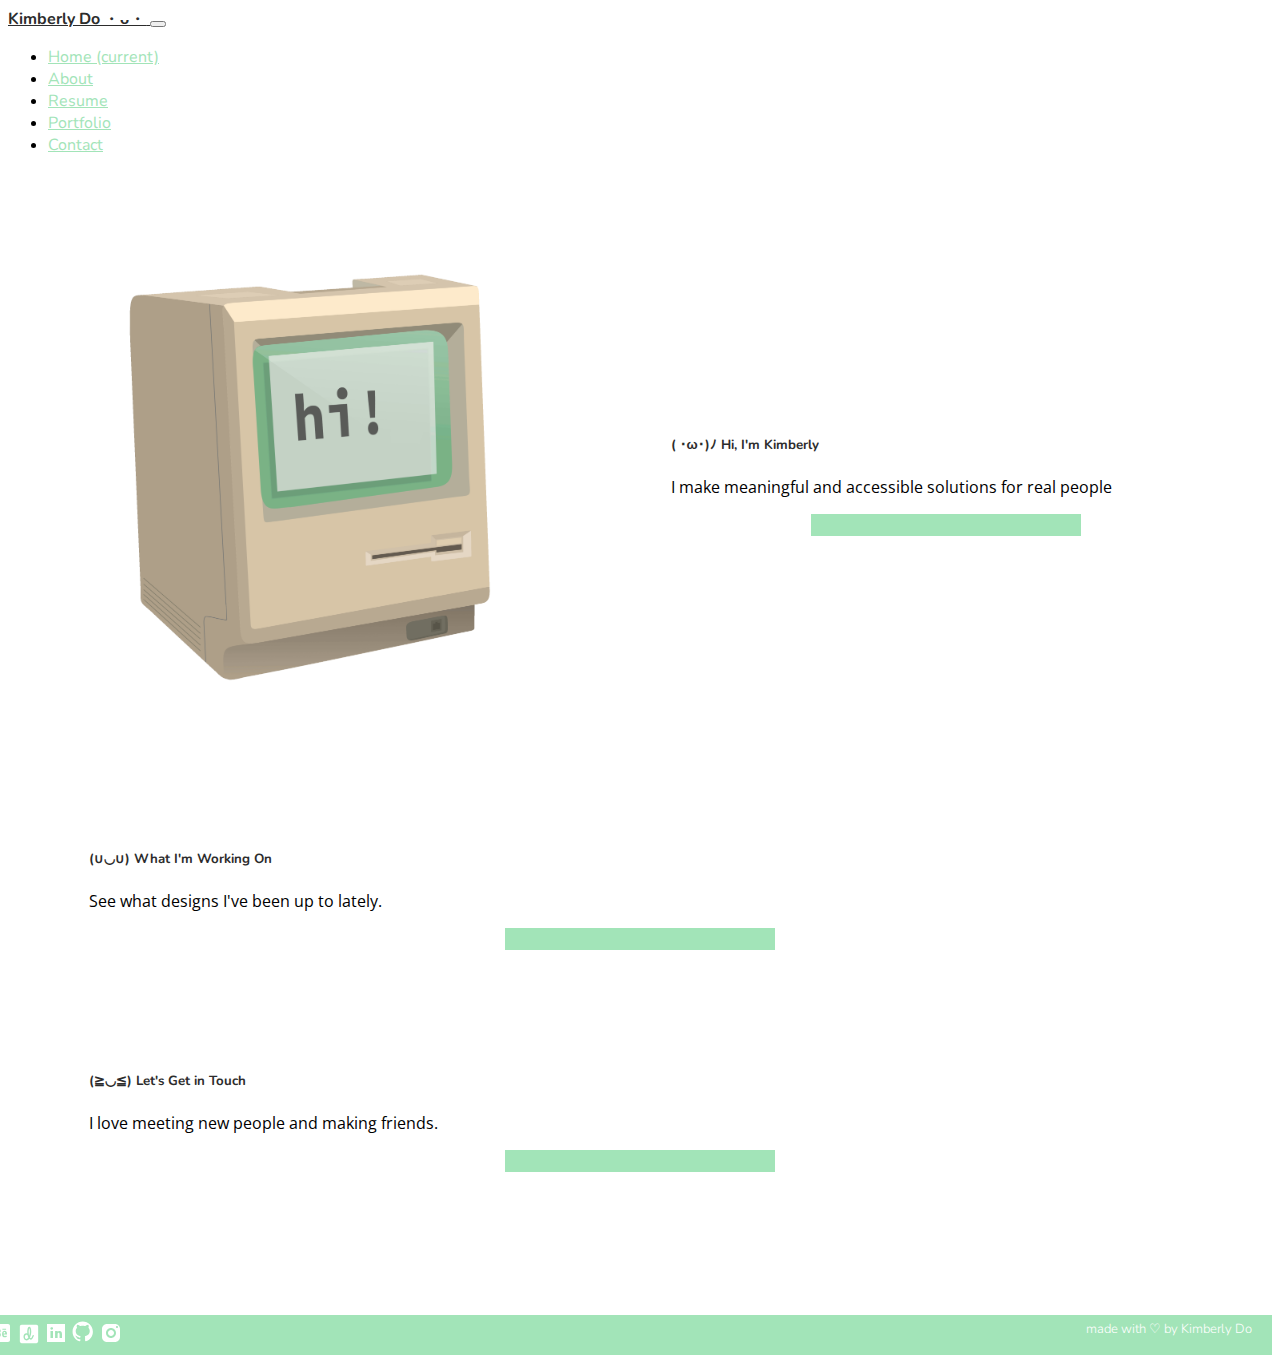
<file: index.html>
<!doctype html>
<html lang="en">

<head>
    <!-- Global site tag (gtag.js) - Google Analytics -->
    <script async src="https://www.googletagmanager.com/gtag/js?id=UA-146892497-1"></script>
    <script>
      window.dataLayer = window.dataLayer || [];
      function gtag(){dataLayer.push(arguments);}
      gtag('js', new Date());

      gtag('config', 'UA-146892497-1');
    </script>

    <meta charset="utf-8">
    <meta name="viewport" content="width=device-width, initial-scale=1, shrink-to-fit=no">
    <meta name="description" content="Kimberly Do's Online Portfolio Website">
    <meta name="keywords" content="Kimberly Do, Portfolio, UX, UI">
    <meta name="author" content="Kimberly Do">

    <link rel="stylesheet" href="styles.css">
    <link rel="stylesheet" href="https://stackpath.bootstrapcdn.com/bootstrap/4.1.3/css/bootstrap.min.css" integrity="sha384-MCw98/SFnGE8fJT3GXwEOngsV7Zt27NXFoaoApmYm81iuXoPkFOJwJ8ERdknLPMO" crossorigin="anonymous">
    <link href="https://fonts.googleapis.com/css?family=Nunito:400,700" rel="stylesheet">
    <link href="https://fonts.googleapis.com/css?family=Open+Sans" rel="stylesheet">

    <title>Kimberly Do</title>
</head>

<body>

    <div id="content" style="height: 100%;">

        <nav class="navbar navbar-default navbar-expand-lg navbar-light bg-light">

            <a class="navbar-brand" href="index.html" id="highlight">
                <!--            <img href="index.html" src="wacc_logo.png" width="auto" height="50" alt="W@CC">-->
                Kimberly Do <span style="font-size: 15px; letter-spacing: 1px;">・ᴗ・</span>
            </a>
            <button class="navbar-toggler" type="button" data-toggle="collapse" data-target="#navbarSupportedContent" aria-controls="navbarSupportedContent" aria-expanded="false" aria-label="Toggle navigation">
                <span class="navbar-toggler-icon"></span>
            </button>

            <div class="collapse navbar-collapse" id="navbarSupportedContent">
                <ul class="navbar-nav mr-auto">
                    <li class="nav-item active">
                        <a class="nav-link" href="index.html">Home <span class="sr-only">(current)</span></a>
                    </li>
                    <li class="nav-item">
                        <a class="nav-link" href="about.html">About</a>
                    </li>
                    <li class="nav-item">
                        <a class="nav-link" href="https://drive.google.com/file/d/1dCm7z1tumwmjuEvSQOtCUn6tRFD7Fwjk/view?usp=sharing" target="_blank">Resume</a>
                    </li>
                    <li class="nav-item">
                        <a class="nav-link" href="portfolio.html">Portfolio</a>
                    </li>
                    <!--
              <li class="nav-item dropdown">
                <a class="nav-link dropdown-toggle" href="#" id="navbarDropdownMenuLink" data-toggle="dropdown" aria-haspopup="true" aria-expanded="false">
                  Portfolio
                </a>
                <div class="dropdown-menu" aria-labelledby="navbarDropdownMenuLink">
                    <a class="dropdown-item" href="/portfolio.html#udesign">UI/UX Design</a>
                            <a class="dropdown-item" href="/portfolio.html#wdesign">Web Design</a>
                            <a class="dropdown-item" href="/portfolio.html#gdesign">Graphic Design</a>
                </div>
              </li>
-->
                    <li class="nav-item">
                        <a class="nav-link" href="contact.html">Contact</a>
                    </li>
                </ul>
            </div>

        </nav>
        <div id="main_content">

            <div id="index_flex">
                <div class="card" id="card_flex">
                    <img id="index_image" class="card-img-top" src="/images/Mac128_3g.gif" alt="computer saying hi" />
                </div>
                <div class="card" id="card_flex">
                    <h5 class="card-title" id="highlight">( ･ω･)ﾉ Hi, I'm Kimberly</h5>
                    <p class="card-text">I make meaningful and accessible solutions for real people</p> <span id="btn_main"><a href="about.html" id="btn" class="btn btn-primary">Get to Know Me</a></span>
                </div>
            </div>
            <div id="space"></div>

            <div class="card-group">
                <div class="card" id="index_card1">
                    <h5 class="card-title" id="highlight">(∪◡∪) What I'm Working On</h5>
                    <p class="card-text">See what designs I've been up to lately.</p><a href="portfolio.html" class="btn btn-primary" id="btn">See What I Do</a>

                </div>

                <div id="space"></div>

                <div class="card" id="index_card1">
                    <h5 class="card-title" id="highlight">(≧◡≦) Let's Get in Touch</h5>
                    <p class="card-text">I love meeting new people and making friends.</p><a href="contact.html" class="btn btn-primary" id="btn">Connect with Me</a>

                </div>
            </div>

        </div>
        <div id="space"></div>
        <div id="space"></div>
    </div>

    <p style="float: right; overflow: auto;" id="footer">made with &#9825 by Kimberly Do

        <span style="float: left;">
            <a href="https://www.behance.net/kimberlydo0972" alt="kimberly behance"><svg xmlns="http://www.w3.org/2000/svg" x="0px" y="0px"
width="26" height="24"
viewBox="0 0 192 192"
style=" fill:#000000;"><g fill="none" fill-rule="nonzero" stroke="none" stroke-width="1" stroke-linecap="butt" stroke-linejoin="miter" stroke-miterlimit="10" stroke-dasharray="" stroke-dashoffset="0" font-family="none" font-weight="none" font-size="none" text-anchor="none" style="mix-blend-mode: normal"><path d="M0,192v-192h192v192z" fill="none"></path><g fill="#ffffff"><g id="surface1"><path d="M40,24c-8.8125,0 -16,7.1875 -16,16v112c0,8.8125 7.1875,16 16,16h112c8.8125,0 16,-7.1875 16,-16v-112c0,-8.8125 -7.1875,-16 -16,-16zM51.25,61.5h20.75c18.40625,0 21.5,11.3125 21.5,18.5c0,10.40625 -7.15625,13.6875 -8.75,14.5c1.59375,0.8125 9.75,3 9.75,15c0.8125,14.40625 -8.1875,20 -21,20h-22.25zM107.25,61.5h29.5v8h-29.5zM64.75,72.75v16.75h7.25c4.8125,0 8,-1.59375 8,-8c0,-5.59375 -2.40625,-8.75 -8,-8.75zM124.75,78.5c11.1875,0 19.25,6.34375 19.25,24.75v5.5h-27.25c0,2.40625 0.15625,11.25 9.75,11.25c6.40625,0 9.40625,-3.15625 11,-4.75l5.75,8c-0.8125,0.8125 -6.34375,7.25 -16.75,7.25c-12,0 -21.75,-6.4375 -21.75,-23.25v-4c0,-18.40625 9.59375,-24.75 20,-24.75zM123.25,88.75c-2.40625,0 -7.25,0.90625 -7.25,10.5h13.5c0,0 1.75,-10.5 -6.25,-10.5zM64.75,100v18.5h8.75c4.8125,0 7.25,-3.40625 7.25,-9c0.8125,-6.40625 -1.4375,-9.5 -6.25,-9.5z"></path></g></g></g></svg></a>
      <a href="https://dribbble.com/kimberlytdo" alt="kimberly dribbble"><svg xmlns="http://www.w3.org/2000/svg" x="0px" y="0px"
width="24" height="22"
viewBox="0 0 192 192"
style=" fill:#000000;"><g fill="none" fill-rule="nonzero" stroke="none" stroke-width="1" stroke-linecap="butt" stroke-linejoin="miter" stroke-miterlimit="10" stroke-dasharray="" stroke-dashoffset="0" font-family="none" font-weight="none" font-size="none" text-anchor="none" style="mix-blend-mode: normal"><path d="M0,192v-192h192v192z" fill="none"></path><g fill="#ffffff"><g id="surface1"><path d="M32,16c-8.8125,0 -16,7.1875 -16,16v128c0,8.8125 7.1875,16 16,16h128c8.8125,0 16,-7.1875 16,-16v-128c0,-8.8125 -7.1875,-16 -16,-16zM98,32c8.0625,0 17.75,7.84375 17.75,45.25c0,13.375 -3.90625,33.28125 -11.5,49.25c3.3125,4.5 6.46875,6.5 8.75,6.5c3.09375,-0.625 10.03125,-12.96875 13.75,-24.75c1.03125,-3.25 4.34375,-5.03125 7.5,-4c3.21875,0.9375 4.9375,4.59375 4,7.75c-3.15625,10.03125 -11.96875,33.25 -25.25,33.25c-4.1875,0 -9.625,-2.03125 -15,-7.5c-6.09375,8.53125 -13.8125,14.25 -22.75,14.25c-18.90625,0 -27.25,-17.21875 -27.25,-32c0,-15.71875 8.03125,-30.5 25.5,-30.5c2.9375,0 5.625,0.625 8,1.5c-0.3125,-4.5 -0.5,-9.375 -0.5,-14.5c0,-0.46875 0,-44.5 17,-44.5zM98.5,45c-2.53125,4.4375 -5.5,17.59375 -5.5,31.5c0,15.03125 1.71875,26.625 4.25,35.25c3.875,-11.0625 6.5,-23.6875 6.5,-34.5c0,-20.40625 -3.34375,-29.40625 -5.25,-32.25zM71.25,101.75c-10.8125,2.15625 -11,19.6875 -11,20.5c0,5.28125 1.3125,17.5 15,17.5c5.28125,0 10.65625,-5 15.25,-12.75c-2.78125,-5.375 -5.34375,-12.03125 -7,-20.5c-0.40625,-0.25 -0.75,-0.6875 -1,-1c0,0 -3.875,-3.75 -9,-3.75c-0.8125,0 -1.53125,-0.15625 -2.25,0z"></path></g></g></g></svg></a>
      <a href="https://www.linkedin.com/in/kimberlytdo/" alt="kimberly linkedin"><svg xmlns="http://www.w3.org/2000/svg" x="0px" y="0px"
width="24" height="24"
viewBox="0 0 192 192"
style=" fill:#000000;"><g fill="none" fill-rule="nonzero" stroke="none" stroke-width="1" stroke-linecap="butt" stroke-linejoin="miter" stroke-miterlimit="10" stroke-dasharray="" stroke-dashoffset="0" font-family="none" font-weight="none" font-size="none" text-anchor="none" style="mix-blend-mode: normal"><path d="M0,192v-192h192v192z" fill="none"></path><g fill="#ffffff"><path d="M168,24h-144v144h144zM72,136h-20.184v-56h20.184zM61.552,69.736c-6.168,0 -10.288,-4.112 -10.288,-9.6c0,-5.488 4.112,-9.6 10.968,-9.6c6.168,0 10.288,4.112 10.288,9.6c0,5.488 -4.112,9.6 -10.968,9.6zM144,136h-19.536v-30.608c0,-8.464 -5.208,-10.416 -7.16,-10.416c-1.952,0 -8.464,1.304 -8.464,10.416c0,1.304 0,30.608 0,30.608h-20.184v-56h20.184v7.816c2.6,-4.56 7.808,-7.816 17.576,-7.816c9.768,0 17.584,7.816 17.584,25.392z"></path></g></g></svg></a>
    <a href="https://github.com/kimberlytdo" alt="kimberly github">
        <svg xmlns="http://www.w3.org/2000/svg" x="0px" y="0px"
width="25" height="25"
viewBox="0 0 192 192"
style=" fill:#000000;"><g fill="none" fill-rule="nonzero" stroke="none" stroke-width="1" stroke-linecap="butt" stroke-linejoin="miter" stroke-miterlimit="10" stroke-dasharray="" stroke-dashoffset="0" font-family="none" font-weight="none" font-size="none" text-anchor="none" style="mix-blend-mode: normal"><path d="M0,192v-192h192v192z" fill="none"></path><g fill="#ffffff"><g id="surface1"><path d="M90,12c-43.07813,0 -78,34.875 -78,77.85937c0,34.40626 22.35937,63.60938 53.34376,73.92188c3.89062,0.70312 6.65624,-3.28126 6.65624,-6.28126c0,-1.82813 0.04687,-4.03124 0,-10.5c-21.70313,4.6875 -28.5,-10.5 -28.5,-10.5c-3.5625,-9 -7.875,-11.57813 -7.875,-11.57813c-7.07813,-4.82812 0.51563,-4.6875 0.51563,-4.6875c7.82813,0.51563 11.85937,7.26563 11.85937,7.26563c6,10.5 19.54687,9.46876 24,7.5c0,-4.78124 0.51563,-8.25 1.82813,-10.45313c-24.51563,-4.3125 -37.875,-18.46874 -37.82813,-38.0625c0.04687,-11.57812 4.03126,-20.57812 10.5,-27.23437c-2.8125,-3.5625 -4.73437,-15.75 1.03126,-23.25c14.48437,0 23.10937,10.45313 23.10937,10.45313c0,0 6.79687,-2.95313 19.3125,-2.95313c12.5625,0 19.3125,2.8125 19.3125,2.8125c0,0 8.67187,-10.3125 23.15624,-10.3125c5.76563,7.5 3.84376,19.6875 1.59376,23.01563c6.1875,6.51563 9.98437,15.51563 9.98437,27.46874c0,19.59376 -13.3125,33.75 -37.78124,38.01563c1.54687,2.34376 1.78124,5.625 1.78124,10.5c0,10.40626 0,19.92187 0,22.5c0,3 2.71876,7.03126 6.70313,6.28126c30.98437,-10.35938 53.29687,-39.51563 53.29687,-73.92188c0,-42.98437 -34.92187,-77.85937 -78,-77.85937z"></path></g></g></g></svg></a>
      <a href="https://www.instagram.com/kimberlytdo/" alt="kimberly instagram"><svg xmlns="http://www.w3.org/2000/svg" x="0px" y="0px"
width="24" height="24"
viewBox="0 0 192 192"
style=" fill:#000000;"><g fill="none" fill-rule="nonzero" stroke="none" stroke-width="1" stroke-linecap="butt" stroke-linejoin="miter" stroke-miterlimit="10" stroke-dasharray="" stroke-dashoffset="0" font-family="none" font-weight="none" font-size="none" text-anchor="none" style="mix-blend-mode: normal"><path d="M0,192v-192h192v192z" fill="none"></path><g fill="#ffffff"><path d="M64,24c-22.088,0 -40,17.912 -40,40v64c0,22.088 17.912,40 40,40h64c22.088,0 40,-17.912 40,-40v-64c0,-22.088 -17.912,-40 -40,-40zM144,40c4.416,0 8,3.584 8,8c0,4.416 -3.584,8 -8,8c-4.416,0 -8,-3.584 -8,-8c0,-4.416 3.584,-8 8,-8zM96,56c22.088,0 40,17.912 40,40c0,22.088 -17.912,40 -40,40c-22.088,0 -40,-17.912 -40,-40c0,-22.088 17.912,-40 40,-40zM96,72c-13.25483,0 -24,10.74517 -24,24c0,13.25483 10.74517,24 24,24c13.25483,0 24,-10.74517 24,-24c0,-13.25483 -10.74517,-24 -24,-24z"></path></g></g></svg></a>
</span>
    </p>

    <script src="https://code.jquery.com/jquery-3.3.1.slim.min.js" integrity="sha384-q8i/X+965DzO0rT7abK41JStQIAqVgRVzpbzo5smXKp4YfRvH+8abtTE1Pi6jizo" crossorigin="anonymous"></script>

    <script src="https://cdnjs.cloudflare.com/ajax/libs/popper.js/1.14.3/umd/popper.min.js" integrity="sha384-ZMP7rVo3mIykV+2+9J3UJ46jBk0WLaUAdn689aCwoqbBJiSnjAK/l8WvCWPIPm49" crossorigin="anonymous"></script>

    <script src="https://stackpath.bootstrapcdn.com/bootstrap/4.1.3/js/bootstrap.min.js" integrity="sha384-ChfqqxuZUCnJSK3+MXmPNIyE6ZbWh2IMqE241rYiqJxyMiZ6OW/JmZQ5stwEULTy" crossorigin="anonymous"></script>

    <script src="https://ajax.googleapis.com/ajax/libs/jquery/3.3.1/jquery.min.js"></script>

</body>

</html>
</file>
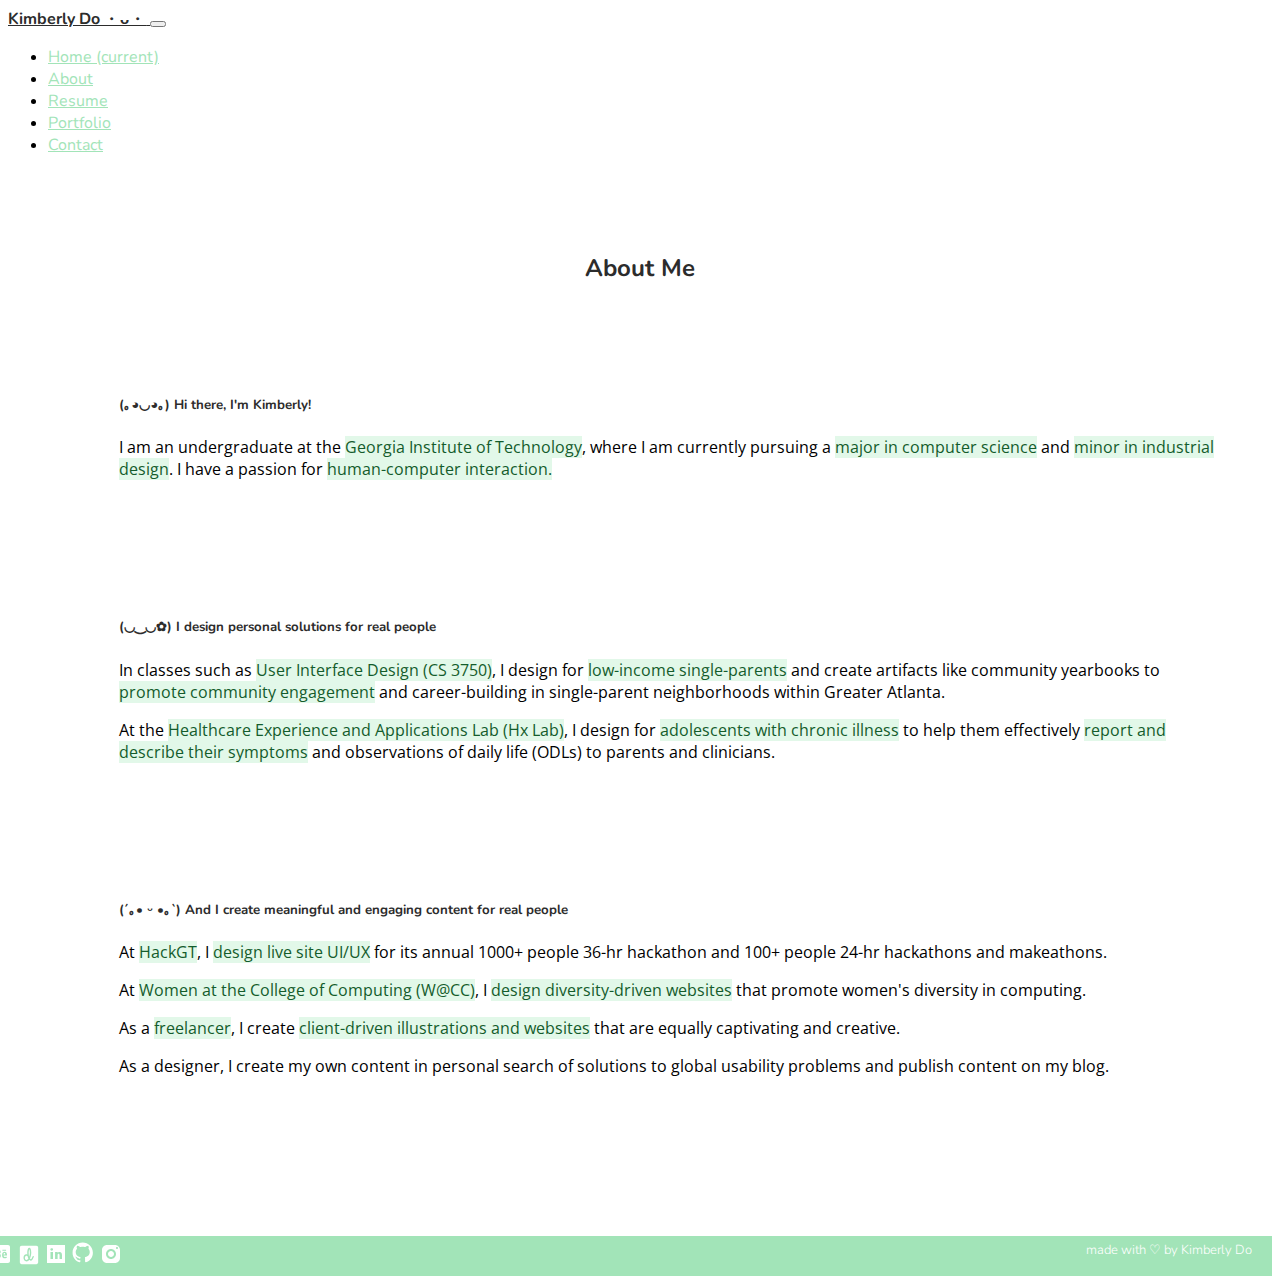
<file: about.html>
<!doctype html>
<html lang="en">

<head>
    <!-- Global site tag (gtag.js) - Google Analytics -->
    <script async src="https://www.googletagmanager.com/gtag/js?id=UA-146892497-1"></script>
    <script>
      window.dataLayer = window.dataLayer || [];
      function gtag(){dataLayer.push(arguments);}
      gtag('js', new Date());

      gtag('config', 'UA-146892497-1');
    </script>

    <meta charset="utf-8">
    <meta name="viewport" content="width=device-width, initial-scale=1, shrink-to-fit=no">
    <meta name="description" content="Kimberly Do's Online Portfolio Website About Page">
    <meta name="keywords" content="Kimberly Do, Portfolio, UX, UI">
    <meta name="author" content="Kimberly Do">

    <link rel="stylesheet" href="styles.css">
    <link rel="stylesheet" href="https://stackpath.bootstrapcdn.com/bootstrap/4.1.3/css/bootstrap.min.css" integrity="sha384-MCw98/SFnGE8fJT3GXwEOngsV7Zt27NXFoaoApmYm81iuXoPkFOJwJ8ERdknLPMO" crossorigin="anonymous">
    <link href="https://fonts.googleapis.com/css?family=Nunito:400,700" rel="stylesheet">
    <link href="https://fonts.googleapis.com/css?family=Open+Sans" rel="stylesheet">

    <title>Kimberly Do</title>
</head>

<body>

    <div id="content" style="height: 100%;">

        <nav class="navbar navbar-default navbar-expand-lg navbar-light bg-light">

            <a class="navbar-brand" href="index.html" id="highlight">
                <!--            <img href="index.html" src="wacc_logo.png" width="auto" height="50" alt="W@CC">-->
                Kimberly Do <span style="font-size: 15px; letter-spacing: 1px;">・ᴗ・</span>
            </a>
            <button class="navbar-toggler" type="button" data-toggle="collapse" data-target="#navbarSupportedContent" aria-controls="navbarSupportedContent" aria-expanded="false" aria-label="Toggle navigation">
                <span class="navbar-toggler-icon"></span>
            </button>

            <div class="collapse navbar-collapse" id="navbarSupportedContent">
                <ul class="navbar-nav mr-auto">
                    <li class="nav-item active">
                        <a class="nav-link" href="index.html">Home <span class="sr-only">(current)</span></a>
                    </li>
                    <li class="nav-item">
                        <a class="nav-link" href="about.html">About</a>
                    </li>
                    <li class="nav-item">
                        <a class="nav-link" href="https://drive.google.com/file/d/1dCm7z1tumwmjuEvSQOtCUn6tRFD7Fwjk/view?usp=sharing" target="_blank">Resume</a>
                    </li>
                    <li class="nav-item">
                        <a class="nav-link" href="portfolio.html">Portfolio</a>
                    </li>
                    <!--
              <li class="nav-item dropdown">
                <a class="nav-link dropdown-toggle" href="#" id="navbarDropdownMenuLink" data-toggle="dropdown" aria-haspopup="true" aria-expanded="false">
                  Portfolio
                </a>
                <div class="dropdown-menu" aria-labelledby="navbarDropdownMenuLink">
                  <a class="dropdown-item" href="/portfolio.html">UI/UX Design</a>
                  <a class="dropdown-item" href="/portfolio.html">Web Design</a>
                  <a class="dropdown-item" href="/portfolio.html">Graphic Design</a>
              <a class="dropdown-item" href="/portfolio.html#ux_design">UI/UX Design</a>
                  <a class="dropdown-item" href="/portfolio.html#web_design">Web Design</a> 
                </div>
              </li>
-->
                    <li class="nav-item">
                        <a class="nav-link" href="contact.html">Contact</a>
                    </li>
                </ul>
            </div>

        </nav>
        <div id="main_content">
            <div id="space"></div>
            <h2 id="highlight" style="text-align: center;">About Me</h2>
            <div id="space"></div>

            <div class="card-group" id="index_card2">
                <div class="card">
                    <h5 id="highlight" class="card-title">(｡◕◡◕｡) Hi there, I'm Kimberly!</h5>
                    <p class="card-text">I am an undergraduate at the <b>Georgia Institute of Technology</b>, where I am currently pursuing a <b>major in computer science</b> and <b>minor in industrial design</b>. I have a passion for <b>human-computer interaction.</b></p>
                </div>
            </div>

            <div id="space"></div>
            <div class="card-group" id="index_card2">
                <div class="card">
                    <h5 id="highlight" class="card-title">(◡‿◡✿) I design personal solutions for real people</h5>
                    <p class="card-text">In classes such as <b>User Interface Design (CS 3750)</b>, I design for <b>low-income single-parents</b> and create artifacts like community yearbooks to <b>promote community engagement</b> and career-building in single-parent neighborhoods within Greater Atlanta.</p>
                    <p class="card-text">At the <b>Healthcare Experience and Applications Lab (Hx Lab)</b>, I design for <b>adolescents with chronic illness</b> to help them effectively <b>report and describe their symptoms</b> and observations of daily life (ODLs) to parents and clinicians.</p>
                    <!--                 <p class="card-text">At the <b>Center for Assistive Technology and Environmental Access (CATEA)</b>, I design for <b>older adults</b> and conduct clinical trials for TECHSAGE's PRISM 2.0 Project, which aims to "<b>promote social connectedness</b> with older adults".</p> -->
                </div>
            </div>
            <div id="space"></div>
            <div class="card-group" id="index_card2">
                <div class="card">

                    <h5 class="card-title" id="highlight">	(´｡• ᵕ •｡`)  And I create meaningful and engaging content for real people</h5>
                    <p class="card-text">At <b>HackGT</b>, I <b>design live site UI/UX</b> for its annual 1000+ people 36-hr hackathon and 100+ people 24-hr hackathons and makeathons. </p>
                    <p class="card-text">At <b>Women at the College of Computing (W@CC)</b>, I <b>design diversity-driven websites</b> that promote women's diversity in computing.</p>
                    <p class="card-text">As a <b>freelancer</b>, I create <b>client-driven illustrations and websites</b> that are equally captivating and creative.</p>
                    <p class="card-text">As a designer, I create my own content in personal search of solutions to global usability problems and publish content on my blog.</p>
                </div>
            </div>
        </div>
    </div>

    <div id="space"></div>
    <div id="space"></div>
    </div>

    <p style="float: right; overflow: auto;" id="footer">made with &#9825 by Kimberly Do

        <span style="float: left;">
            <a href="https://www.behance.net/kimberlydo0972" alt="kimberly behance"><svg xmlns="http://www.w3.org/2000/svg" x="0px" y="0px"
width="26" height="24"
viewBox="0 0 192 192"
style=" fill:#000000;"><g fill="none" fill-rule="nonzero" stroke="none" stroke-width="1" stroke-linecap="butt" stroke-linejoin="miter" stroke-miterlimit="10" stroke-dasharray="" stroke-dashoffset="0" font-family="none" font-weight="none" font-size="none" text-anchor="none" style="mix-blend-mode: normal"><path d="M0,192v-192h192v192z" fill="none"></path><g fill="#ffffff"><g id="surface1"><path d="M40,24c-8.8125,0 -16,7.1875 -16,16v112c0,8.8125 7.1875,16 16,16h112c8.8125,0 16,-7.1875 16,-16v-112c0,-8.8125 -7.1875,-16 -16,-16zM51.25,61.5h20.75c18.40625,0 21.5,11.3125 21.5,18.5c0,10.40625 -7.15625,13.6875 -8.75,14.5c1.59375,0.8125 9.75,3 9.75,15c0.8125,14.40625 -8.1875,20 -21,20h-22.25zM107.25,61.5h29.5v8h-29.5zM64.75,72.75v16.75h7.25c4.8125,0 8,-1.59375 8,-8c0,-5.59375 -2.40625,-8.75 -8,-8.75zM124.75,78.5c11.1875,0 19.25,6.34375 19.25,24.75v5.5h-27.25c0,2.40625 0.15625,11.25 9.75,11.25c6.40625,0 9.40625,-3.15625 11,-4.75l5.75,8c-0.8125,0.8125 -6.34375,7.25 -16.75,7.25c-12,0 -21.75,-6.4375 -21.75,-23.25v-4c0,-18.40625 9.59375,-24.75 20,-24.75zM123.25,88.75c-2.40625,0 -7.25,0.90625 -7.25,10.5h13.5c0,0 1.75,-10.5 -6.25,-10.5zM64.75,100v18.5h8.75c4.8125,0 7.25,-3.40625 7.25,-9c0.8125,-6.40625 -1.4375,-9.5 -6.25,-9.5z"></path></g></g></g></svg></a>
      <a href="https://dribbble.com/kimberlytdo" alt="kimberly dribbble"><svg xmlns="http://www.w3.org/2000/svg" x="0px" y="0px"
width="24" height="22"
viewBox="0 0 192 192"
style=" fill:#000000;"><g fill="none" fill-rule="nonzero" stroke="none" stroke-width="1" stroke-linecap="butt" stroke-linejoin="miter" stroke-miterlimit="10" stroke-dasharray="" stroke-dashoffset="0" font-family="none" font-weight="none" font-size="none" text-anchor="none" style="mix-blend-mode: normal"><path d="M0,192v-192h192v192z" fill="none"></path><g fill="#ffffff"><g id="surface1"><path d="M32,16c-8.8125,0 -16,7.1875 -16,16v128c0,8.8125 7.1875,16 16,16h128c8.8125,0 16,-7.1875 16,-16v-128c0,-8.8125 -7.1875,-16 -16,-16zM98,32c8.0625,0 17.75,7.84375 17.75,45.25c0,13.375 -3.90625,33.28125 -11.5,49.25c3.3125,4.5 6.46875,6.5 8.75,6.5c3.09375,-0.625 10.03125,-12.96875 13.75,-24.75c1.03125,-3.25 4.34375,-5.03125 7.5,-4c3.21875,0.9375 4.9375,4.59375 4,7.75c-3.15625,10.03125 -11.96875,33.25 -25.25,33.25c-4.1875,0 -9.625,-2.03125 -15,-7.5c-6.09375,8.53125 -13.8125,14.25 -22.75,14.25c-18.90625,0 -27.25,-17.21875 -27.25,-32c0,-15.71875 8.03125,-30.5 25.5,-30.5c2.9375,0 5.625,0.625 8,1.5c-0.3125,-4.5 -0.5,-9.375 -0.5,-14.5c0,-0.46875 0,-44.5 17,-44.5zM98.5,45c-2.53125,4.4375 -5.5,17.59375 -5.5,31.5c0,15.03125 1.71875,26.625 4.25,35.25c3.875,-11.0625 6.5,-23.6875 6.5,-34.5c0,-20.40625 -3.34375,-29.40625 -5.25,-32.25zM71.25,101.75c-10.8125,2.15625 -11,19.6875 -11,20.5c0,5.28125 1.3125,17.5 15,17.5c5.28125,0 10.65625,-5 15.25,-12.75c-2.78125,-5.375 -5.34375,-12.03125 -7,-20.5c-0.40625,-0.25 -0.75,-0.6875 -1,-1c0,0 -3.875,-3.75 -9,-3.75c-0.8125,0 -1.53125,-0.15625 -2.25,0z"></path></g></g></g></svg></a>
      <a href="https://www.linkedin.com/in/kimberlytdo/" alt="kimberly linkedin"><svg xmlns="http://www.w3.org/2000/svg" x="0px" y="0px"
width="24" height="24"
viewBox="0 0 192 192"
style=" fill:#000000;"><g fill="none" fill-rule="nonzero" stroke="none" stroke-width="1" stroke-linecap="butt" stroke-linejoin="miter" stroke-miterlimit="10" stroke-dasharray="" stroke-dashoffset="0" font-family="none" font-weight="none" font-size="none" text-anchor="none" style="mix-blend-mode: normal"><path d="M0,192v-192h192v192z" fill="none"></path><g fill="#ffffff"><path d="M168,24h-144v144h144zM72,136h-20.184v-56h20.184zM61.552,69.736c-6.168,0 -10.288,-4.112 -10.288,-9.6c0,-5.488 4.112,-9.6 10.968,-9.6c6.168,0 10.288,4.112 10.288,9.6c0,5.488 -4.112,9.6 -10.968,9.6zM144,136h-19.536v-30.608c0,-8.464 -5.208,-10.416 -7.16,-10.416c-1.952,0 -8.464,1.304 -8.464,10.416c0,1.304 0,30.608 0,30.608h-20.184v-56h20.184v7.816c2.6,-4.56 7.808,-7.816 17.576,-7.816c9.768,0 17.584,7.816 17.584,25.392z"></path></g></g></svg></a>
    <a href="https://github.com/kimberlytdo" alt="kimberly github">
        <svg xmlns="http://www.w3.org/2000/svg" x="0px" y="0px"
width="25" height="25"
viewBox="0 0 192 192"
style=" fill:#000000;"><g fill="none" fill-rule="nonzero" stroke="none" stroke-width="1" stroke-linecap="butt" stroke-linejoin="miter" stroke-miterlimit="10" stroke-dasharray="" stroke-dashoffset="0" font-family="none" font-weight="none" font-size="none" text-anchor="none" style="mix-blend-mode: normal"><path d="M0,192v-192h192v192z" fill="none"></path><g fill="#ffffff"><g id="surface1"><path d="M90,12c-43.07813,0 -78,34.875 -78,77.85937c0,34.40626 22.35937,63.60938 53.34376,73.92188c3.89062,0.70312 6.65624,-3.28126 6.65624,-6.28126c0,-1.82813 0.04687,-4.03124 0,-10.5c-21.70313,4.6875 -28.5,-10.5 -28.5,-10.5c-3.5625,-9 -7.875,-11.57813 -7.875,-11.57813c-7.07813,-4.82812 0.51563,-4.6875 0.51563,-4.6875c7.82813,0.51563 11.85937,7.26563 11.85937,7.26563c6,10.5 19.54687,9.46876 24,7.5c0,-4.78124 0.51563,-8.25 1.82813,-10.45313c-24.51563,-4.3125 -37.875,-18.46874 -37.82813,-38.0625c0.04687,-11.57812 4.03126,-20.57812 10.5,-27.23437c-2.8125,-3.5625 -4.73437,-15.75 1.03126,-23.25c14.48437,0 23.10937,10.45313 23.10937,10.45313c0,0 6.79687,-2.95313 19.3125,-2.95313c12.5625,0 19.3125,2.8125 19.3125,2.8125c0,0 8.67187,-10.3125 23.15624,-10.3125c5.76563,7.5 3.84376,19.6875 1.59376,23.01563c6.1875,6.51563 9.98437,15.51563 9.98437,27.46874c0,19.59376 -13.3125,33.75 -37.78124,38.01563c1.54687,2.34376 1.78124,5.625 1.78124,10.5c0,10.40626 0,19.92187 0,22.5c0,3 2.71876,7.03126 6.70313,6.28126c30.98437,-10.35938 53.29687,-39.51563 53.29687,-73.92188c0,-42.98437 -34.92187,-77.85937 -78,-77.85937z"></path></g></g></g></svg></a>
      <a href="https://www.instagram.com/kimberlytdo/" alt="kimberly instagram"><svg xmlns="http://www.w3.org/2000/svg" x="0px" y="0px"
width="24" height="24"
viewBox="0 0 192 192"
style=" fill:#000000;"><g fill="none" fill-rule="nonzero" stroke="none" stroke-width="1" stroke-linecap="butt" stroke-linejoin="miter" stroke-miterlimit="10" stroke-dasharray="" stroke-dashoffset="0" font-family="none" font-weight="none" font-size="none" text-anchor="none" style="mix-blend-mode: normal"><path d="M0,192v-192h192v192z" fill="none"></path><g fill="#ffffff"><path d="M64,24c-22.088,0 -40,17.912 -40,40v64c0,22.088 17.912,40 40,40h64c22.088,0 40,-17.912 40,-40v-64c0,-22.088 -17.912,-40 -40,-40zM144,40c4.416,0 8,3.584 8,8c0,4.416 -3.584,8 -8,8c-4.416,0 -8,-3.584 -8,-8c0,-4.416 3.584,-8 8,-8zM96,56c22.088,0 40,17.912 40,40c0,22.088 -17.912,40 -40,40c-22.088,0 -40,-17.912 -40,-40c0,-22.088 17.912,-40 40,-40zM96,72c-13.25483,0 -24,10.74517 -24,24c0,13.25483 10.74517,24 24,24c13.25483,0 24,-10.74517 24,-24c0,-13.25483 -10.74517,-24 -24,-24z"></path></g></g></svg></a>
</span>
    </p>

    <script src="https://code.jquery.com/jquery-3.3.1.slim.min.js" integrity="sha384-q8i/X+965DzO0rT7abK41JStQIAqVgRVzpbzo5smXKp4YfRvH+8abtTE1Pi6jizo" crossorigin="anonymous"></script>

    <script src="https://cdnjs.cloudflare.com/ajax/libs/popper.js/1.14.3/umd/popper.min.js" integrity="sha384-ZMP7rVo3mIykV+2+9J3UJ46jBk0WLaUAdn689aCwoqbBJiSnjAK/l8WvCWPIPm49" crossorigin="anonymous"></script>

    <script src="https://stackpath.bootstrapcdn.com/bootstrap/4.1.3/js/bootstrap.min.js" integrity="sha384-ChfqqxuZUCnJSK3+MXmPNIyE6ZbWh2IMqE241rYiqJxyMiZ6OW/JmZQ5stwEULTy" crossorigin="anonymous"></script>

    <script>
        $(document).ready(function() {
            // Add smooth scrolling to all links
            $("a").on('click', function(event) {

                // Make sure this.hash has a value before overriding default behavior
                if (this.hash !== "") {
                    // Prevent default anchor click behavior
                    event.preventDefault();

                    // Store hash
                    var hash = this.hash;

                    // Using jQuery's animate() method to add smooth page scroll
                    // The optional number (800) specifies the number of milliseconds it takes to scroll to the specified area
                    $('html, body').animate({
                        scrollTop: $(hash).offset().top
                    }, 800, function() {

                        // Add hash (#) to URL when done scrolling (default click behavior)
                        window.location.hash = hash;
                    });
                } // End if
            });
        });
    </script>

</body>

</html>
</file>
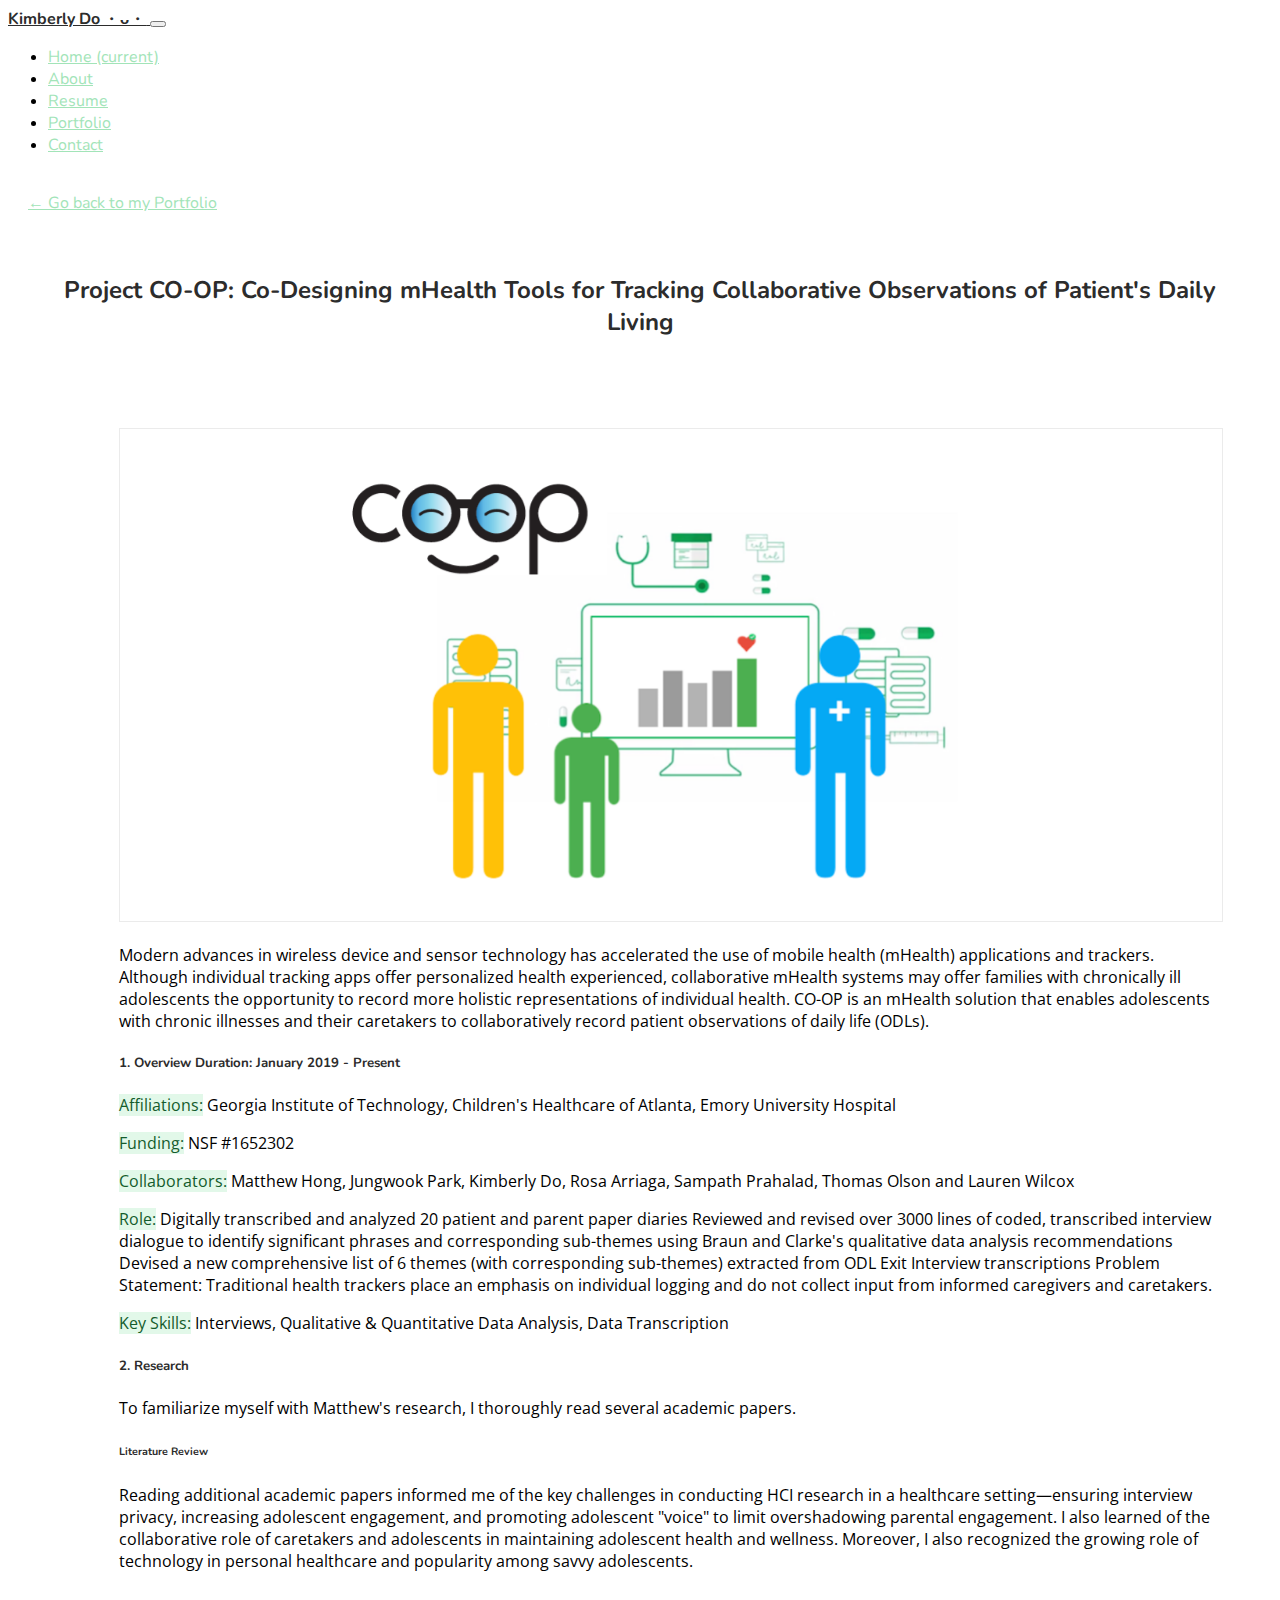
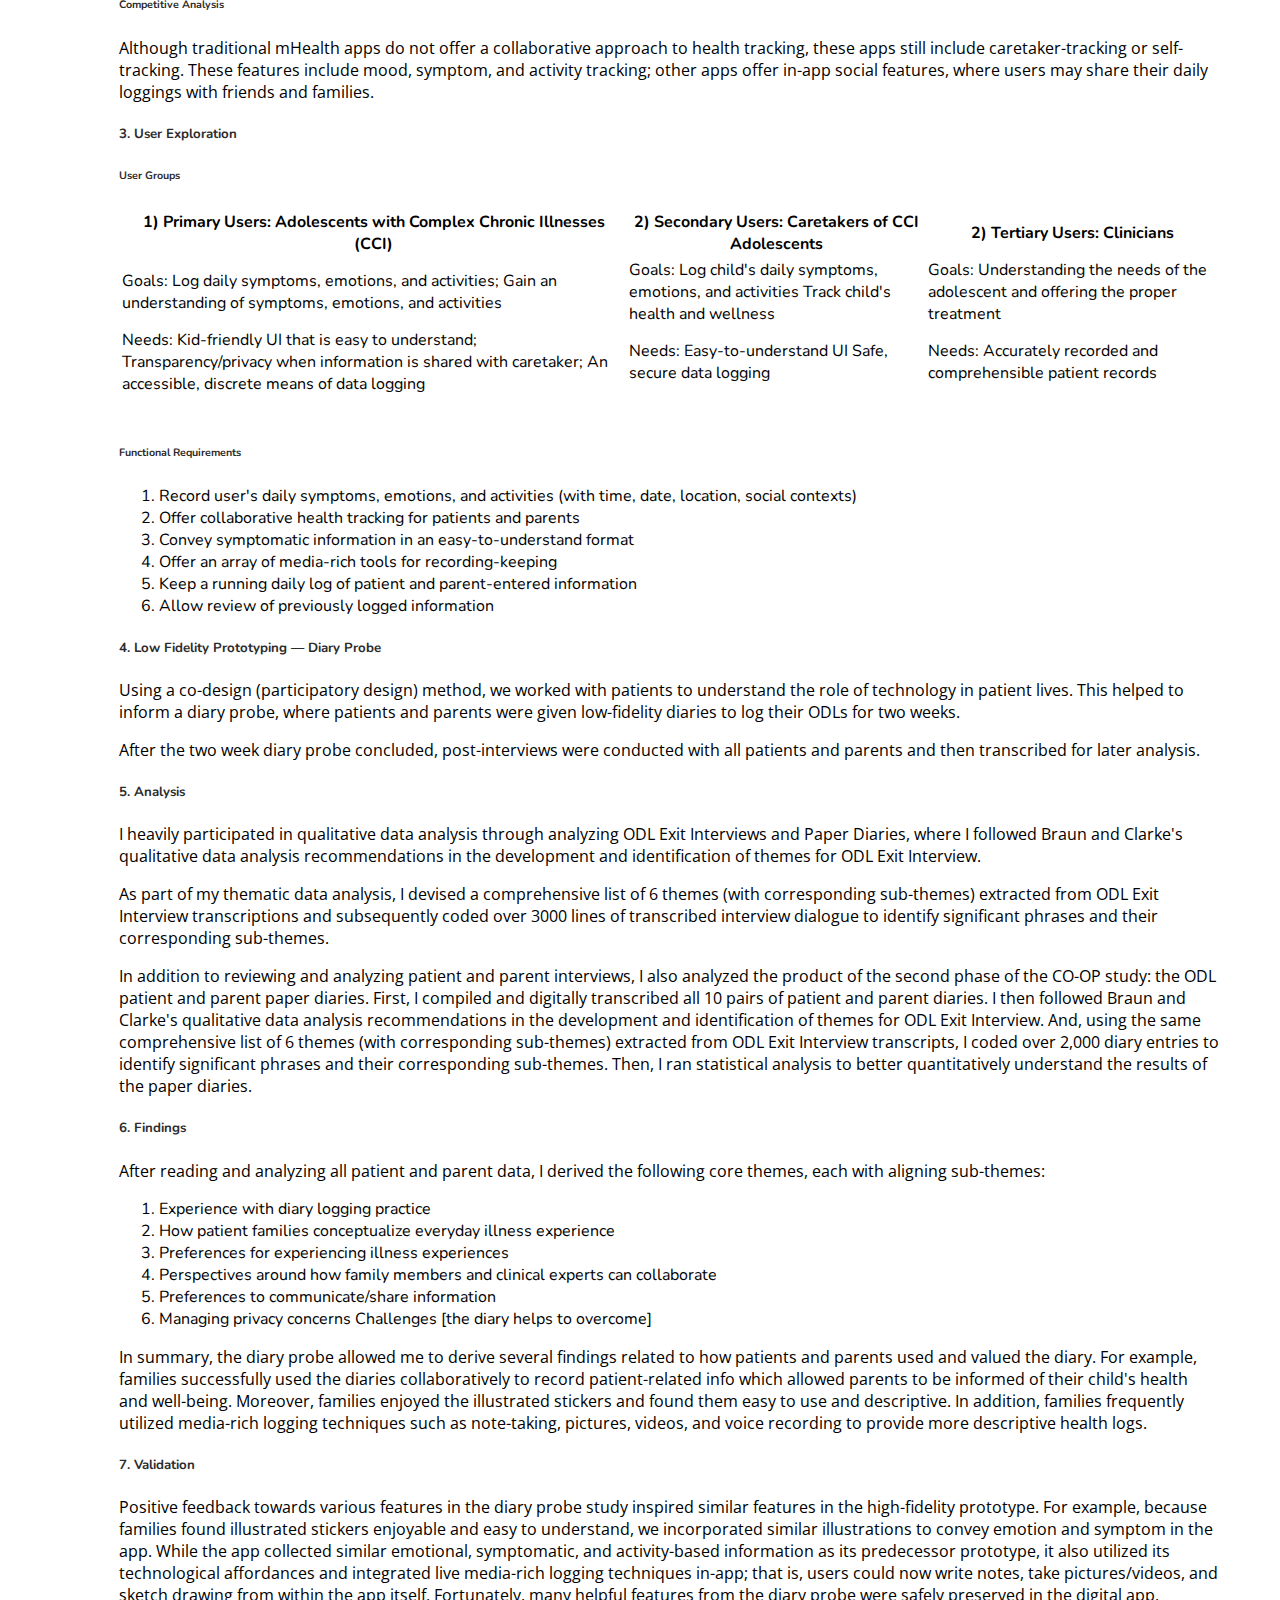
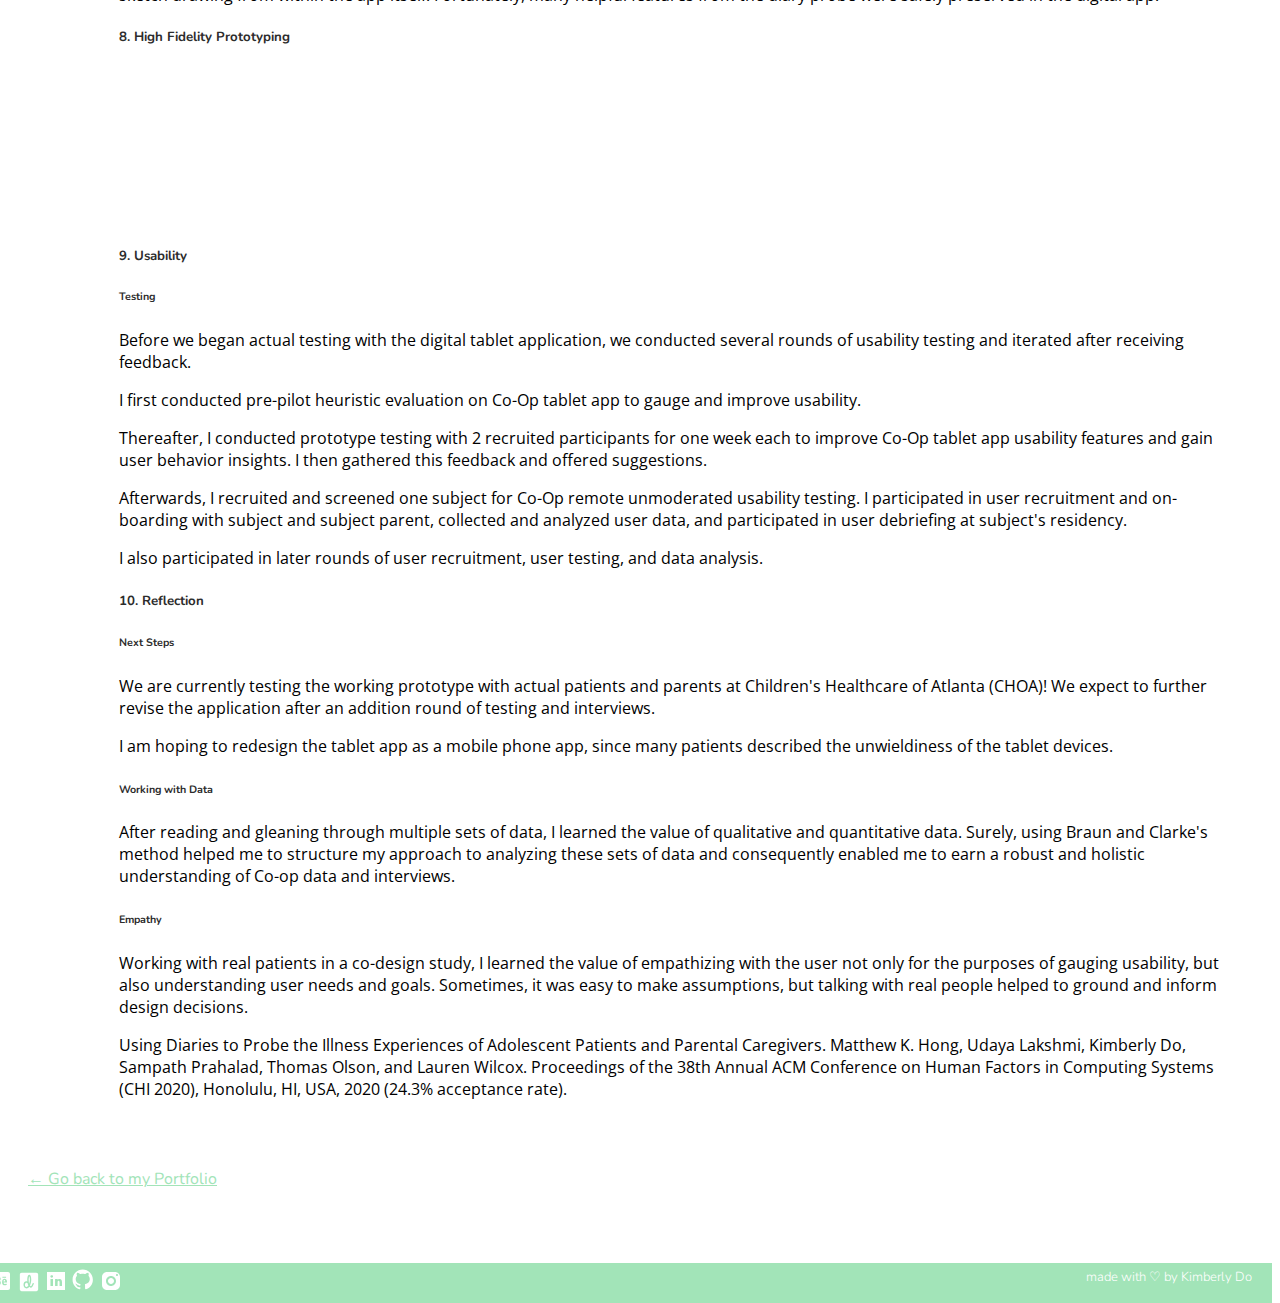
<file: co-op.html>
<!doctype html>
<html lang="en">
  <head>
    <!-- Global site tag (gtag.js) - Google Analytics -->
    <script async src="https://www.googletagmanager.com/gtag/js?id=UA-146892497-1"></script>
    <script>
      window.dataLayer = window.dataLayer || [];
      function gtag(){dataLayer.push(arguments);}
      gtag('js', new Date());

      gtag('config', 'UA-146892497-1');
    </script>

    <meta charset="utf-8">
    <meta name="viewport" content="width=device-width, initial-scale=1, shrink-to-fit=no">
    <meta name="description" content="Kimberly Do's Online Portfolio Website About Page">
    <meta name="keywords" content="Kimberly Do, Portfolio, UX, UI">
    <meta name="author" content="Kimberly Do">
      
    <link rel="stylesheet" href="styles.css">
    <link rel="stylesheet" href="https://stackpath.bootstrapcdn.com/bootstrap/4.1.3/css/bootstrap.min.css" integrity="sha384-MCw98/SFnGE8fJT3GXwEOngsV7Zt27NXFoaoApmYm81iuXoPkFOJwJ8ERdknLPMO" crossorigin="anonymous">
    <link href="https://fonts.googleapis.com/css?family=Nunito:400,700" rel="stylesheet">
    <link href="https://fonts.googleapis.com/css?family=Open+Sans" rel="stylesheet">
      
    <title>Kimberly Do</title>
  </head>
  <body>
      
    <div id="content" style="height: 100%;">     
    
        <nav class="navbar navbar-default navbar-expand-lg navbar-light bg-light">

          <a class="navbar-brand" href="index.html" id="highlight">
<!--            <img href="index.html" src="wacc_logo.png" width="auto" height="50" alt="W@CC">-->
              Kimberly Do <span style="font-size: 15px; letter-spacing: 1px;">・ᴗ・</span>
          </a> 
          <button class="navbar-toggler" type="button" data-toggle="collapse" data-target="#navbarSupportedContent" aria-controls="navbarSupportedContent" aria-expanded="false" aria-label="Toggle navigation">
            <span class="navbar-toggler-icon"></span>
          </button>

          <div class="collapse navbar-collapse" id="navbarSupportedContent">
            <ul class="navbar-nav mr-auto">
              <li class="nav-item active">
                <a class="nav-link" href="index.html">Home <span class="sr-only">(current)</span></a>
              </li>
              <li class="nav-item">
                <a class="nav-link" href="about.html">About</a>
              </li>
            <li class="nav-item">
                <a class="nav-link" href="https://drive.google.com/file/d/1dCm7z1tumwmjuEvSQOtCUn6tRFD7Fwjk/view?usp=sharing" target="_blank">Resume</a>
            </li>
                <li class="nav-item">
                        <a class="nav-link" href="portfolio.html">Portfolio</a>
                    </li>
<!--
              <li class="nav-item dropdown">
                <a class="nav-link dropdown-toggle" href="#" id="navbarDropdownMenuLink" data-toggle="dropdown" aria-haspopup="true" aria-expanded="false">
                  Portfolio
                </a>
                <div class="dropdown-menu" aria-labelledby="navbarDropdownMenuLink">
                  <a class="dropdown-item" href="/portfolio.html#udesign">UI/UX Design</a>
                  <a class="dropdown-item" href="/portfolio.html#wdesign">Web Design</a>
                  <a class="dropdown-item" href="/portfolio.html#gdesign">Graphic Design</a>
              <a class="dropdown-item" href="/portfolio.html#ux_design">UI/UX Design</a>
                  <a class="dropdown-item" href="/portfolio.html#web_design">Web Design</a> 
                </div>
              </li>
-->
              <li class="nav-item">
                <a class="nav-link" href="contact.html">Contact</a>
              </li>
            </ul>
          </div>
            
        </nav>
        <div id="main_content">
        <a href="portfolio.html">&#x2190; Go back to my Portfolio</a><br/>
        <div id="space"></div>
        <h2 id="highlight" style="text-align: center;">Project CO-OP: Co-Designing mHealth Tools for Tracking Collaborative Observations of Patient's Daily Living</h2>
        <div id="space"></div>
        
        <div class="card-group" id="index_card2">
            <div class="card">
                <a href="https://www.cc.gatech.edu/~mhong39/index.html"><img id="img" alt="CO-OP Header Image" src="/images/coop%20img/coop_headerArtboard%201@4x.png" width="100%" height="auto" style="border: #ebebeb solid 1px;"/></a> <br/>
<p class="card-text">Modern advances in wireless device and sensor technology has accelerated the use of mobile health (mHealth) applications and trackers. Although individual tracking apps offer personalized health experienced, collaborative mHealth systems may offer families with chronically ill adolescents the opportunity to record more holistic representations of individual health. CO-OP is an mHealth solution that enables adolescents with chronic illnesses and their caretakers to collaboratively record patient observations of daily life (ODLs).</p>

<h5 class="card-title" id="highlight">1. Overview Duration: January 2019 - Present</h5>

<p class="card-text"><b>Affiliations:</b> Georgia Institute of Technology, Children's Healthcare of Atlanta, Emory University Hospital</p>

<p class="card-text"><b>Funding:</b> NSF #1652302</p>

<p class="card-text"><b>Collaborators:</b> Matthew Hong, Jungwook Park, Kimberly Do, Rosa Arriaga, Sampath Prahalad, Thomas Olson and Lauren Wilcox</p>

<p class="card-text"><b>Role:</b> Digitally transcribed and analyzed 20 patient and parent paper diaries Reviewed and revised over 3000 lines of coded, transcribed interview dialogue to identify significant phrases and corresponding sub-themes using Braun and Clarke's qualitative data analysis recommendations Devised a new comprehensive list of 6 themes (with corresponding sub-themes) extracted from ODL Exit Interview transcriptions Problem Statement: Traditional health trackers place an emphasis on individual logging and do not collect input from informed caregivers and caretakers.</p>

<p class="card-text"><b>Key Skills:</b> Interviews, Qualitative &amp; Quantitative Data Analysis, Data Transcription</p>

<h5 class="card-title" id="highlight">2. Research </h5>

<p class="card-text">To familiarize myself with Matthew's research, I thoroughly read several academic papers.</p>

<h6 class="card-title" id="highlight">Literature Review</h6>

<p class="card-text">Reading additional academic papers informed me of the key challenges in conducting HCI research in a healthcare setting&mdash;ensuring interview privacy, increasing adolescent engagement, and promoting adolescent &quot;voice&quot; to limit overshadowing parental engagement. I also learned of the collaborative role of caretakers and adolescents in maintaining adolescent health and wellness. Moreover, I also recognized the growing role of technology in personal healthcare and popularity among savvy adolescents. </p>

<h6 class="card-title" id="highlight">Competitive Analysis</h6> 

<p class="card-text">Although traditional mHealth apps do not offer a collaborative approach to health tracking, these apps still include caretaker-tracking or self-tracking. These features include mood, symptom, and activity tracking; other apps offer in-app social features, where users may share their daily loggings with friends and families.</p>

<h5 class="card-title" id="highlight">3. User Exploration</h5> 

<h6 class="card-title" id="highlight">User Groups</h5> 
          

<table>
  <tr>
    <th>1) Primary Users: Adolescents with Complex Chronic Illnesses (CCI)</th>
    <th>2) Secondary Users: Caretakers of CCI Adolescents</th>
    <th>2) Tertiary Users: Clinicians</th>
  </tr>
  <tr>
    <td>Goals: Log daily symptoms, emotions, and activities; Gain an understanding of symptoms, emotions, and activities </td>
    <td>Goals: Log child's daily symptoms, emotions, and activities Track child's health and wellness </td>
    <td>Goals: Understanding the needs of the adolescent and offering the proper treatment </td>
  </tr>
  <tr>
    <td>Needs: Kid-friendly UI that is easy to understand; Transparency/privacy when information is shared with caretaker; An accessible, discrete means of data logging</td>
    <td>Needs: Easy-to-understand UI Safe, secure data logging</td>
    <td>Needs: Accurately recorded and comprehensible patient records</td>
  </tr>
</table>
              </br>

<h6 class="card-title" id="highlight">Functional Requirements</h6> 

<ol>
<li>Record user's daily symptoms, emotions, and activities (with time, date, location, social contexts)</li>
<li>Offer collaborative health tracking for patients and parents</li>
<li>Convey symptomatic information in an easy-to-understand format</li>
<li>Offer an array of media-rich tools for recording-keeping</li>
<li>Keep a running daily log of patient and parent-entered information </li>
<li>Allow review of previously logged information</li>
</ol>

<h5 class="card-title" id="highlight">4. Low Fidelity Prototyping &mdash; Diary Probe</h5>

<p class="card-text">Using a co-design (participatory design) method, we worked with patients to understand the role of technology in patient lives. This helped to inform a diary probe, where patients and parents were given low-fidelity diaries to log their ODLs for two weeks.</p>

<p class="card-text">After the two week diary probe concluded, post-interviews were conducted with all patients and parents and then transcribed for later analysis.</p>

<h5 class="card-title" id="highlight">5. Analysis</h5>

<p class="card-text">I heavily participated in qualitative data analysis through analyzing ODL Exit Interviews and Paper Diaries, where I followed Braun and Clarke's qualitative data analysis recommendations in the development and identification of themes for ODL Exit Interview.</p>

<p class="card-text">As part of my thematic data analysis, I devised a comprehensive list of 6 themes (with corresponding sub-themes) extracted from ODL Exit Interview transcriptions and subsequently coded over 3000 lines of transcribed interview dialogue to identify significant phrases and their corresponding sub-themes.</p>

<p class="card-text">In addition to reviewing and analyzing patient and parent interviews, I also analyzed the product of the second phase of the CO-OP study: the ODL patient and parent paper diaries. First, I compiled and digitally transcribed all 10 pairs of patient and parent diaries. I then followed Braun and Clarke's qualitative data analysis recommendations in the development and identification of themes for ODL Exit Interview. And, using the same comprehensive list of 6 themes (with corresponding sub-themes) extracted from ODL Exit Interview transcripts, I coded over 2,000 diary entries to identify significant phrases and their corresponding sub-themes. Then, I ran statistical analysis to better quantitatively understand the results of the paper diaries.</p>

<h5 class="card-title" id="highlight">6. Findings</h5>

<p class="card-text">After reading and analyzing all patient and parent data, I derived the following core themes, each with aligning sub-themes:</p>

<ol>
<li>Experience with diary logging practice</li>
<li>How patient families conceptualize everyday illness experience</li>
<li>Preferences for experiencing illness experiences</li>
<li>Perspectives around how family members and clinical experts can collaborate</li>
<li>Preferences to communicate/share information</li>
<li>Managing privacy concerns Challenges [the diary helps to overcome]</li>
</ol>

<p class="card-text">In summary, the diary probe allowed me to derive several findings related to how patients and parents used and valued the diary. For example, families successfully used the diaries collaboratively to record patient-related info which allowed parents to be informed of their child's health and well-being. Moreover, families enjoyed the illustrated stickers and found them easy to use and descriptive. In addition, families frequently utilized media-rich logging techniques such as note-taking, pictures, videos, and voice recording to provide more descriptive health logs.</p>

<h5 class="card-title" id="highlight">7. Validation</h5>

<p class="card-text">Positive feedback towards various features in the diary probe study inspired similar features in the high-fidelity prototype. For example, because families found illustrated stickers enjoyable and easy to understand, we incorporated similar illustrations to convey emotion and symptom in the app. While the app collected similar emotional, symptomatic, and activity-based information as its predecessor prototype, it also utilized its technological affordances and integrated live media-rich logging techniques in-app; that is, users could now write notes, take pictures/videos, and sketch drawing from within the app itself. Fortunately, many helpful features from the diary probe were safely preserved in the digital app.</p>

<h5 class="card-title" id="highlight">8. High Fidelity Prototyping</h5>

<iframe width="auto" height="auto" src="https://www.youtube.com/embed/DHBh_J_y3Ng" frameborder="0" allow="accelerometer; autoplay; encrypted-media; gyroscope; picture-in-picture" allowfullscreen></iframe>
          </br>
<h5 class="card-title" id="highlight">9. Usability</h5>

<h6 class="card-title" id="highlight">Testing</h6>

<p class="card-text">Before we began actual testing with the digital tablet application, we conducted several rounds of usability testing and iterated after receiving feedback. </p>

<p class="card-text">I first conducted pre-pilot heuristic evaluation on Co-Op tablet app to gauge and improve usability. </p>

<p class="card-text">Thereafter, I conducted prototype testing with 2 recruited participants for one week each to improve Co-Op tablet app usability features and gain user behavior insights. I then gathered this feedback and offered suggestions.</p>

<p class="card-text">Afterwards, I recruited and screened one subject for Co-Op remote unmoderated usability testing. I participated in user recruitment and on-boarding with subject and subject parent, collected and analyzed user data, and participated in user debriefing at subject's residency.</p>

<p class="card-text">I also participated in later rounds of user recruitment, user testing, and data analysis.</p>

<h5 class="card-title" id="highlight">10. Reflection</h5>

<h6 class="card-title" id="highlight">Next Steps</h6>

<p class="card-text">We are currently testing the working prototype with actual patients and parents at Children's Healthcare of Atlanta (CHOA)! We expect to further revise the application after an addition round of testing and interviews. </p>

<p class="card-text">I am hoping to redesign the tablet app as a mobile phone app, since many patients described the unwieldiness of the tablet devices.</p>

<h6 class="card-title" id="highlight">Working with Data</h6>

<p class="card-text">After reading and gleaning through multiple sets of data, I learned the value of qualitative and quantitative data. Surely, using Braun and Clarke's method helped me to structure my approach to analyzing these sets of data and consequently enabled me to earn a robust and holistic understanding of Co-op data and interviews.</p>

<h6 class="card-title" id="highlight">Empathy</h6>

<p class="card-text">Working with real patients in a co-design study, I learned the value of empathizing with the user not only for the purposes of gauging usability, but also understanding user needs and goals. Sometimes, it was easy to make assumptions, but talking with real people helped to ground and inform design decisions.</p>

<p class="card-text">Using Diaries to Probe the Illness Experiences of Adolescent Patients and Parental Caregivers. Matthew K. Hong, Udaya Lakshmi, Kimberly Do, Sampath Prahalad, Thomas Olson, and Lauren Wilcox. Proceedings of the 38th Annual ACM Conference on Human Factors in Computing Systems (CHI 2020), Honolulu, HI, USA, 2020 (24.3% acceptance rate).</p>
            </div>
            </div>
            <br/><a href="portfolio.html" style="font-weight: normal; background-color: #fff;">&#x2190; Go back to my Portfolio</a>
            </div>
            
            </div>
        
        </div>
        <div id="space"></div>
      </div>
    
    <p style="float: right; overflow: auto;" id="footer">made with &#9825 by Kimberly Do

        <span style="float: left;">
            <a href="https://www.behance.net/kimberlydo0972" alt="kimberly behance"><svg xmlns="http://www.w3.org/2000/svg" x="0px" y="0px"
width="26" height="24"
viewBox="0 0 192 192"
style=" fill:#000000;"><g fill="none" fill-rule="nonzero" stroke="none" stroke-width="1" stroke-linecap="butt" stroke-linejoin="miter" stroke-miterlimit="10" stroke-dasharray="" stroke-dashoffset="0" font-family="none" font-weight="none" font-size="none" text-anchor="none" style="mix-blend-mode: normal"><path d="M0,192v-192h192v192z" fill="none"></path><g fill="#ffffff"><g id="surface1"><path d="M40,24c-8.8125,0 -16,7.1875 -16,16v112c0,8.8125 7.1875,16 16,16h112c8.8125,0 16,-7.1875 16,-16v-112c0,-8.8125 -7.1875,-16 -16,-16zM51.25,61.5h20.75c18.40625,0 21.5,11.3125 21.5,18.5c0,10.40625 -7.15625,13.6875 -8.75,14.5c1.59375,0.8125 9.75,3 9.75,15c0.8125,14.40625 -8.1875,20 -21,20h-22.25zM107.25,61.5h29.5v8h-29.5zM64.75,72.75v16.75h7.25c4.8125,0 8,-1.59375 8,-8c0,-5.59375 -2.40625,-8.75 -8,-8.75zM124.75,78.5c11.1875,0 19.25,6.34375 19.25,24.75v5.5h-27.25c0,2.40625 0.15625,11.25 9.75,11.25c6.40625,0 9.40625,-3.15625 11,-4.75l5.75,8c-0.8125,0.8125 -6.34375,7.25 -16.75,7.25c-12,0 -21.75,-6.4375 -21.75,-23.25v-4c0,-18.40625 9.59375,-24.75 20,-24.75zM123.25,88.75c-2.40625,0 -7.25,0.90625 -7.25,10.5h13.5c0,0 1.75,-10.5 -6.25,-10.5zM64.75,100v18.5h8.75c4.8125,0 7.25,-3.40625 7.25,-9c0.8125,-6.40625 -1.4375,-9.5 -6.25,-9.5z"></path></g></g></g></svg></a>
      <a href="https://dribbble.com/kimberlytdo" alt="kimberly dribbble"><svg xmlns="http://www.w3.org/2000/svg" x="0px" y="0px"
width="24" height="22"
viewBox="0 0 192 192"
style=" fill:#000000;"><g fill="none" fill-rule="nonzero" stroke="none" stroke-width="1" stroke-linecap="butt" stroke-linejoin="miter" stroke-miterlimit="10" stroke-dasharray="" stroke-dashoffset="0" font-family="none" font-weight="none" font-size="none" text-anchor="none" style="mix-blend-mode: normal"><path d="M0,192v-192h192v192z" fill="none"></path><g fill="#ffffff"><g id="surface1"><path d="M32,16c-8.8125,0 -16,7.1875 -16,16v128c0,8.8125 7.1875,16 16,16h128c8.8125,0 16,-7.1875 16,-16v-128c0,-8.8125 -7.1875,-16 -16,-16zM98,32c8.0625,0 17.75,7.84375 17.75,45.25c0,13.375 -3.90625,33.28125 -11.5,49.25c3.3125,4.5 6.46875,6.5 8.75,6.5c3.09375,-0.625 10.03125,-12.96875 13.75,-24.75c1.03125,-3.25 4.34375,-5.03125 7.5,-4c3.21875,0.9375 4.9375,4.59375 4,7.75c-3.15625,10.03125 -11.96875,33.25 -25.25,33.25c-4.1875,0 -9.625,-2.03125 -15,-7.5c-6.09375,8.53125 -13.8125,14.25 -22.75,14.25c-18.90625,0 -27.25,-17.21875 -27.25,-32c0,-15.71875 8.03125,-30.5 25.5,-30.5c2.9375,0 5.625,0.625 8,1.5c-0.3125,-4.5 -0.5,-9.375 -0.5,-14.5c0,-0.46875 0,-44.5 17,-44.5zM98.5,45c-2.53125,4.4375 -5.5,17.59375 -5.5,31.5c0,15.03125 1.71875,26.625 4.25,35.25c3.875,-11.0625 6.5,-23.6875 6.5,-34.5c0,-20.40625 -3.34375,-29.40625 -5.25,-32.25zM71.25,101.75c-10.8125,2.15625 -11,19.6875 -11,20.5c0,5.28125 1.3125,17.5 15,17.5c5.28125,0 10.65625,-5 15.25,-12.75c-2.78125,-5.375 -5.34375,-12.03125 -7,-20.5c-0.40625,-0.25 -0.75,-0.6875 -1,-1c0,0 -3.875,-3.75 -9,-3.75c-0.8125,0 -1.53125,-0.15625 -2.25,0z"></path></g></g></g></svg></a>
      <a href="https://www.linkedin.com/in/kimberlytdo/" alt="kimberly linkedin"><svg xmlns="http://www.w3.org/2000/svg" x="0px" y="0px"
width="24" height="24"
viewBox="0 0 192 192"
style=" fill:#000000;"><g fill="none" fill-rule="nonzero" stroke="none" stroke-width="1" stroke-linecap="butt" stroke-linejoin="miter" stroke-miterlimit="10" stroke-dasharray="" stroke-dashoffset="0" font-family="none" font-weight="none" font-size="none" text-anchor="none" style="mix-blend-mode: normal"><path d="M0,192v-192h192v192z" fill="none"></path><g fill="#ffffff"><path d="M168,24h-144v144h144zM72,136h-20.184v-56h20.184zM61.552,69.736c-6.168,0 -10.288,-4.112 -10.288,-9.6c0,-5.488 4.112,-9.6 10.968,-9.6c6.168,0 10.288,4.112 10.288,9.6c0,5.488 -4.112,9.6 -10.968,9.6zM144,136h-19.536v-30.608c0,-8.464 -5.208,-10.416 -7.16,-10.416c-1.952,0 -8.464,1.304 -8.464,10.416c0,1.304 0,30.608 0,30.608h-20.184v-56h20.184v7.816c2.6,-4.56 7.808,-7.816 17.576,-7.816c9.768,0 17.584,7.816 17.584,25.392z"></path></g></g></svg></a>
    <a href="https://github.com/kimberlytdo" alt="kimberly github">
        <svg xmlns="http://www.w3.org/2000/svg" x="0px" y="0px"
width="25" height="25"
viewBox="0 0 192 192"
style=" fill:#000000;"><g fill="none" fill-rule="nonzero" stroke="none" stroke-width="1" stroke-linecap="butt" stroke-linejoin="miter" stroke-miterlimit="10" stroke-dasharray="" stroke-dashoffset="0" font-family="none" font-weight="none" font-size="none" text-anchor="none" style="mix-blend-mode: normal"><path d="M0,192v-192h192v192z" fill="none"></path><g fill="#ffffff"><g id="surface1"><path d="M90,12c-43.07813,0 -78,34.875 -78,77.85937c0,34.40626 22.35937,63.60938 53.34376,73.92188c3.89062,0.70312 6.65624,-3.28126 6.65624,-6.28126c0,-1.82813 0.04687,-4.03124 0,-10.5c-21.70313,4.6875 -28.5,-10.5 -28.5,-10.5c-3.5625,-9 -7.875,-11.57813 -7.875,-11.57813c-7.07813,-4.82812 0.51563,-4.6875 0.51563,-4.6875c7.82813,0.51563 11.85937,7.26563 11.85937,7.26563c6,10.5 19.54687,9.46876 24,7.5c0,-4.78124 0.51563,-8.25 1.82813,-10.45313c-24.51563,-4.3125 -37.875,-18.46874 -37.82813,-38.0625c0.04687,-11.57812 4.03126,-20.57812 10.5,-27.23437c-2.8125,-3.5625 -4.73437,-15.75 1.03126,-23.25c14.48437,0 23.10937,10.45313 23.10937,10.45313c0,0 6.79687,-2.95313 19.3125,-2.95313c12.5625,0 19.3125,2.8125 19.3125,2.8125c0,0 8.67187,-10.3125 23.15624,-10.3125c5.76563,7.5 3.84376,19.6875 1.59376,23.01563c6.1875,6.51563 9.98437,15.51563 9.98437,27.46874c0,19.59376 -13.3125,33.75 -37.78124,38.01563c1.54687,2.34376 1.78124,5.625 1.78124,10.5c0,10.40626 0,19.92187 0,22.5c0,3 2.71876,7.03126 6.70313,6.28126c30.98437,-10.35938 53.29687,-39.51563 53.29687,-73.92188c0,-42.98437 -34.92187,-77.85937 -78,-77.85937z"></path></g></g></g></svg></a>
      <a href="https://www.instagram.com/kimberlytdo/" alt="kimberly instagram"><svg xmlns="http://www.w3.org/2000/svg" x="0px" y="0px"
width="24" height="24"
viewBox="0 0 192 192"
style=" fill:#000000;"><g fill="none" fill-rule="nonzero" stroke="none" stroke-width="1" stroke-linecap="butt" stroke-linejoin="miter" stroke-miterlimit="10" stroke-dasharray="" stroke-dashoffset="0" font-family="none" font-weight="none" font-size="none" text-anchor="none" style="mix-blend-mode: normal"><path d="M0,192v-192h192v192z" fill="none"></path><g fill="#ffffff"><path d="M64,24c-22.088,0 -40,17.912 -40,40v64c0,22.088 17.912,40 40,40h64c22.088,0 40,-17.912 40,-40v-64c0,-22.088 -17.912,-40 -40,-40zM144,40c4.416,0 8,3.584 8,8c0,4.416 -3.584,8 -8,8c-4.416,0 -8,-3.584 -8,-8c0,-4.416 3.584,-8 8,-8zM96,56c22.088,0 40,17.912 40,40c0,22.088 -17.912,40 -40,40c-22.088,0 -40,-17.912 -40,-40c0,-22.088 17.912,-40 40,-40zM96,72c-13.25483,0 -24,10.74517 -24,24c0,13.25483 10.74517,24 24,24c13.25483,0 24,-10.74517 24,-24c0,-13.25483 -10.74517,-24 -24,-24z"></path></g></g></svg></a>
</span>
    </p>
        
    <script src="https://code.jquery.com/jquery-3.3.1.slim.min.js" integrity="sha384-q8i/X+965DzO0rT7abK41JStQIAqVgRVzpbzo5smXKp4YfRvH+8abtTE1Pi6jizo" crossorigin="anonymous"></script>
      
    <script src="https://cdnjs.cloudflare.com/ajax/libs/popper.js/1.14.3/umd/popper.min.js" integrity="sha384-ZMP7rVo3mIykV+2+9J3UJ46jBk0WLaUAdn689aCwoqbBJiSnjAK/l8WvCWPIPm49" crossorigin="anonymous"></script>
      
    <script src="https://stackpath.bootstrapcdn.com/bootstrap/4.1.3/js/bootstrap.min.js" integrity="sha384-ChfqqxuZUCnJSK3+MXmPNIyE6ZbWh2IMqE241rYiqJxyMiZ6OW/JmZQ5stwEULTy" crossorigin="anonymous"></script>
      
    <script>
    $(document).ready(function(){
      // Add smooth scrolling to all links
      $("a").on('click', function(event) {

        // Make sure this.hash has a value before overriding default behavior
        if (this.hash !== "") {
          // Prevent default anchor click behavior
          event.preventDefault();

          // Store hash
          var hash = this.hash;

          // Using jQuery's animate() method to add smooth page scroll
          // The optional number (800) specifies the number of milliseconds it takes to scroll to the specified area
          $('html, body').animate({
            scrollTop: $(hash).offset().top
          }, 800, function(){

            // Add hash (#) to URL when done scrolling (default click behavior)
            window.location.hash = hash;
          });
        } // End if
      });
    });
    </script>
      
  </body>
</html>
</file>
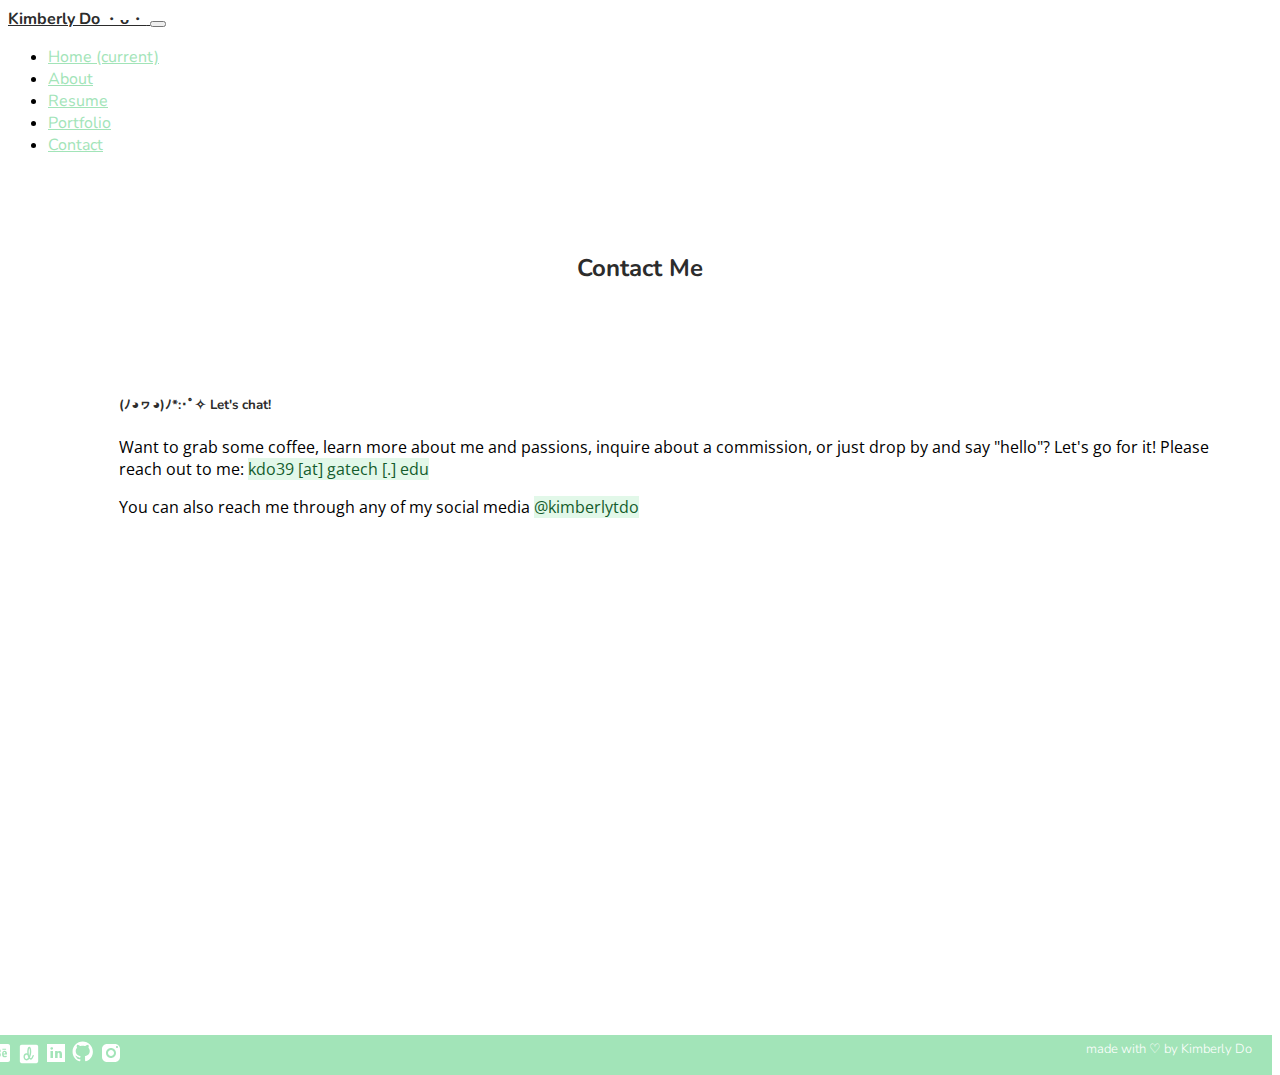
<file: contact.html>
<!doctype html>
<html lang="en">

<head>
    <!-- Global site tag (gtag.js) - Google Analytics -->
    <script async src="https://www.googletagmanager.com/gtag/js?id=UA-146892497-1"></script>
    <script>
      window.dataLayer = window.dataLayer || [];
      function gtag(){dataLayer.push(arguments);}
      gtag('js', new Date());

      gtag('config', 'UA-146892497-1');
    </script>

    <meta charset="utf-8">
    <meta name="viewport" content="width=device-width, initial-scale=1, shrink-to-fit=no">
    <meta name="description" content="Kimberly Do's Online Portfolio Website Contact">
    <meta name="keywords" content="Kimberly Do, Portfolio, UX, UI">
    <meta name="author" content="Kimberly Do">

    <link rel="stylesheet" href="styles.css">
    <link rel="stylesheet" href="https://stackpath.bootstrapcdn.com/bootstrap/4.1.3/css/bootstrap.min.css" integrity="sha384-MCw98/SFnGE8fJT3GXwEOngsV7Zt27NXFoaoApmYm81iuXoPkFOJwJ8ERdknLPMO" crossorigin="anonymous">
    <link href="https://fonts.googleapis.com/css?family=Nunito:400,700" rel="stylesheet">
    <link href="https://fonts.googleapis.com/css?family=Open+Sans" rel="stylesheet">

    <title>Kimberly Do: About Me</title>
</head>

<body>

    <div id="content" style="height: 100%;">

        <nav class="navbar navbar-default navbar-expand-lg navbar-light bg-light">

            <a class="navbar-brand" href="index.html" id="highlight">
                <!--            <img href="index.html" src="wacc_logo.png" width="auto" height="50" alt="W@CC">-->
                Kimberly Do <span style="font-size: 15px; letter-spacing: 1px;">・ᴗ・</span>
            </a>
            <button class="navbar-toggler" type="button" data-toggle="collapse" data-target="#navbarSupportedContent" aria-controls="navbarSupportedContent" aria-expanded="false" aria-label="Toggle navigation">
                <span class="navbar-toggler-icon"></span>
            </button>

            <div class="collapse navbar-collapse" id="navbarSupportedContent">
                <ul class="navbar-nav mr-auto">
                    <li class="nav-item active">
                        <a class="nav-link" href="index.html">Home <span class="sr-only">(current)</span></a>
                    </li>
                    <li class="nav-item">
                        <a class="nav-link" href="about.html">About</a>
                    </li>
                    <li class="nav-item">
                        <a class="nav-link" href="https://drive.google.com/file/d/1dCm7z1tumwmjuEvSQOtCUn6tRFD7Fwjk/view?usp=sharing" target="_blank">Resume</a>
                    </li>
                    <li class="nav-item">
                        <a class="nav-link" href="portfolio.html">Portfolio</a>
                    </li>
                    <!--
              <li class="nav-item dropdown">
                <a class="nav-link dropdown-toggle" href="#" id="navbarDropdownMenuLink" data-toggle="dropdown" aria-haspopup="true" aria-expanded="false">
                  Portfolio
                </a>
                <div class="dropdown-menu" aria-labelledby="navbarDropdownMenuLink">
                    <a class="dropdown-item" href="/portfolio.html">UI/UX Design</a>
                    <a class="dropdown-item" href="/portfolio.html">Web Design</a>
                    <a class="dropdown-item" href="/portfolio.html">Graphic Design</a>
                </div>
              </li>
-->
                    <li class="nav-item">
                        <a class="nav-link" href="contact.html">Contact</a>
                    </li>
                </ul>
            </div>

        </nav>
        <div id="main_content">
            <div id="space"></div>
            <h2 id="highlight" style="text-align: center;">Contact Me</h2>
            <div id="space"></div>

            <div class="card-group" id="index_card2">
                <div class="card">
                    <h5 id="highlight" class="card-title">(ﾉ◕ヮ◕)ﾉ*:･ﾟ✧ Let's chat!</h5>
                    <p class="card-text">Want to grab some coffee, learn more about me and passions, inquire about a commission, or just drop by and say "hello"? Let's go for it! Please reach out to me: <b>kdo39 [at] gatech [.] edu</b></p>

                    <p class="card-text">You can also reach me through any of my social media <b>@kimberlytdo</b></p>
                </div>
            </div>

            <div id="space"></div>
            <div id="space"></div>
        </div>

        <p style="float: right; overflow: auto;" id="footer">made with &#9825 by Kimberly Do

            <span style="float: left;">
            <a href="https://www.behance.net/kimberlydo0972" alt="kimberly behance"><svg xmlns="http://www.w3.org/2000/svg" x="0px" y="0px"
width="26" height="24"
viewBox="0 0 192 192"
style=" fill:#000000;"><g fill="none" fill-rule="nonzero" stroke="none" stroke-width="1" stroke-linecap="butt" stroke-linejoin="miter" stroke-miterlimit="10" stroke-dasharray="" stroke-dashoffset="0" font-family="none" font-weight="none" font-size="none" text-anchor="none" style="mix-blend-mode: normal"><path d="M0,192v-192h192v192z" fill="none"></path><g fill="#ffffff"><g id="surface1"><path d="M40,24c-8.8125,0 -16,7.1875 -16,16v112c0,8.8125 7.1875,16 16,16h112c8.8125,0 16,-7.1875 16,-16v-112c0,-8.8125 -7.1875,-16 -16,-16zM51.25,61.5h20.75c18.40625,0 21.5,11.3125 21.5,18.5c0,10.40625 -7.15625,13.6875 -8.75,14.5c1.59375,0.8125 9.75,3 9.75,15c0.8125,14.40625 -8.1875,20 -21,20h-22.25zM107.25,61.5h29.5v8h-29.5zM64.75,72.75v16.75h7.25c4.8125,0 8,-1.59375 8,-8c0,-5.59375 -2.40625,-8.75 -8,-8.75zM124.75,78.5c11.1875,0 19.25,6.34375 19.25,24.75v5.5h-27.25c0,2.40625 0.15625,11.25 9.75,11.25c6.40625,0 9.40625,-3.15625 11,-4.75l5.75,8c-0.8125,0.8125 -6.34375,7.25 -16.75,7.25c-12,0 -21.75,-6.4375 -21.75,-23.25v-4c0,-18.40625 9.59375,-24.75 20,-24.75zM123.25,88.75c-2.40625,0 -7.25,0.90625 -7.25,10.5h13.5c0,0 1.75,-10.5 -6.25,-10.5zM64.75,100v18.5h8.75c4.8125,0 7.25,-3.40625 7.25,-9c0.8125,-6.40625 -1.4375,-9.5 -6.25,-9.5z"></path></g></g></g></svg></a>
      <a href="https://dribbble.com/kimberlytdo" alt="kimberly dribbble"><svg xmlns="http://www.w3.org/2000/svg" x="0px" y="0px"
width="24" height="22"
viewBox="0 0 192 192"
style=" fill:#000000;"><g fill="none" fill-rule="nonzero" stroke="none" stroke-width="1" stroke-linecap="butt" stroke-linejoin="miter" stroke-miterlimit="10" stroke-dasharray="" stroke-dashoffset="0" font-family="none" font-weight="none" font-size="none" text-anchor="none" style="mix-blend-mode: normal"><path d="M0,192v-192h192v192z" fill="none"></path><g fill="#ffffff"><g id="surface1"><path d="M32,16c-8.8125,0 -16,7.1875 -16,16v128c0,8.8125 7.1875,16 16,16h128c8.8125,0 16,-7.1875 16,-16v-128c0,-8.8125 -7.1875,-16 -16,-16zM98,32c8.0625,0 17.75,7.84375 17.75,45.25c0,13.375 -3.90625,33.28125 -11.5,49.25c3.3125,4.5 6.46875,6.5 8.75,6.5c3.09375,-0.625 10.03125,-12.96875 13.75,-24.75c1.03125,-3.25 4.34375,-5.03125 7.5,-4c3.21875,0.9375 4.9375,4.59375 4,7.75c-3.15625,10.03125 -11.96875,33.25 -25.25,33.25c-4.1875,0 -9.625,-2.03125 -15,-7.5c-6.09375,8.53125 -13.8125,14.25 -22.75,14.25c-18.90625,0 -27.25,-17.21875 -27.25,-32c0,-15.71875 8.03125,-30.5 25.5,-30.5c2.9375,0 5.625,0.625 8,1.5c-0.3125,-4.5 -0.5,-9.375 -0.5,-14.5c0,-0.46875 0,-44.5 17,-44.5zM98.5,45c-2.53125,4.4375 -5.5,17.59375 -5.5,31.5c0,15.03125 1.71875,26.625 4.25,35.25c3.875,-11.0625 6.5,-23.6875 6.5,-34.5c0,-20.40625 -3.34375,-29.40625 -5.25,-32.25zM71.25,101.75c-10.8125,2.15625 -11,19.6875 -11,20.5c0,5.28125 1.3125,17.5 15,17.5c5.28125,0 10.65625,-5 15.25,-12.75c-2.78125,-5.375 -5.34375,-12.03125 -7,-20.5c-0.40625,-0.25 -0.75,-0.6875 -1,-1c0,0 -3.875,-3.75 -9,-3.75c-0.8125,0 -1.53125,-0.15625 -2.25,0z"></path></g></g></g></svg></a>
      <a href="https://www.linkedin.com/in/kimberlytdo/" alt="kimberly linkedin"><svg xmlns="http://www.w3.org/2000/svg" x="0px" y="0px"
width="24" height="24"
viewBox="0 0 192 192"
style=" fill:#000000;"><g fill="none" fill-rule="nonzero" stroke="none" stroke-width="1" stroke-linecap="butt" stroke-linejoin="miter" stroke-miterlimit="10" stroke-dasharray="" stroke-dashoffset="0" font-family="none" font-weight="none" font-size="none" text-anchor="none" style="mix-blend-mode: normal"><path d="M0,192v-192h192v192z" fill="none"></path><g fill="#ffffff"><path d="M168,24h-144v144h144zM72,136h-20.184v-56h20.184zM61.552,69.736c-6.168,0 -10.288,-4.112 -10.288,-9.6c0,-5.488 4.112,-9.6 10.968,-9.6c6.168,0 10.288,4.112 10.288,9.6c0,5.488 -4.112,9.6 -10.968,9.6zM144,136h-19.536v-30.608c0,-8.464 -5.208,-10.416 -7.16,-10.416c-1.952,0 -8.464,1.304 -8.464,10.416c0,1.304 0,30.608 0,30.608h-20.184v-56h20.184v7.816c2.6,-4.56 7.808,-7.816 17.576,-7.816c9.768,0 17.584,7.816 17.584,25.392z"></path></g></g></svg></a>
    <a href="https://github.com/kimberlytdo" alt="kimberly github">
        <svg xmlns="http://www.w3.org/2000/svg" x="0px" y="0px"
width="25" height="25"
viewBox="0 0 192 192"
style=" fill:#000000;"><g fill="none" fill-rule="nonzero" stroke="none" stroke-width="1" stroke-linecap="butt" stroke-linejoin="miter" stroke-miterlimit="10" stroke-dasharray="" stroke-dashoffset="0" font-family="none" font-weight="none" font-size="none" text-anchor="none" style="mix-blend-mode: normal"><path d="M0,192v-192h192v192z" fill="none"></path><g fill="#ffffff"><g id="surface1"><path d="M90,12c-43.07813,0 -78,34.875 -78,77.85937c0,34.40626 22.35937,63.60938 53.34376,73.92188c3.89062,0.70312 6.65624,-3.28126 6.65624,-6.28126c0,-1.82813 0.04687,-4.03124 0,-10.5c-21.70313,4.6875 -28.5,-10.5 -28.5,-10.5c-3.5625,-9 -7.875,-11.57813 -7.875,-11.57813c-7.07813,-4.82812 0.51563,-4.6875 0.51563,-4.6875c7.82813,0.51563 11.85937,7.26563 11.85937,7.26563c6,10.5 19.54687,9.46876 24,7.5c0,-4.78124 0.51563,-8.25 1.82813,-10.45313c-24.51563,-4.3125 -37.875,-18.46874 -37.82813,-38.0625c0.04687,-11.57812 4.03126,-20.57812 10.5,-27.23437c-2.8125,-3.5625 -4.73437,-15.75 1.03126,-23.25c14.48437,0 23.10937,10.45313 23.10937,10.45313c0,0 6.79687,-2.95313 19.3125,-2.95313c12.5625,0 19.3125,2.8125 19.3125,2.8125c0,0 8.67187,-10.3125 23.15624,-10.3125c5.76563,7.5 3.84376,19.6875 1.59376,23.01563c6.1875,6.51563 9.98437,15.51563 9.98437,27.46874c0,19.59376 -13.3125,33.75 -37.78124,38.01563c1.54687,2.34376 1.78124,5.625 1.78124,10.5c0,10.40626 0,19.92187 0,22.5c0,3 2.71876,7.03126 6.70313,6.28126c30.98437,-10.35938 53.29687,-39.51563 53.29687,-73.92188c0,-42.98437 -34.92187,-77.85937 -78,-77.85937z"></path></g></g></g></svg></a>
      <a href="https://www.instagram.com/kimberlytdo/" alt="kimberly instagram"><svg xmlns="http://www.w3.org/2000/svg" x="0px" y="0px"
width="24" height="24"
viewBox="0 0 192 192"
style=" fill:#000000;"><g fill="none" fill-rule="nonzero" stroke="none" stroke-width="1" stroke-linecap="butt" stroke-linejoin="miter" stroke-miterlimit="10" stroke-dasharray="" stroke-dashoffset="0" font-family="none" font-weight="none" font-size="none" text-anchor="none" style="mix-blend-mode: normal"><path d="M0,192v-192h192v192z" fill="none"></path><g fill="#ffffff"><path d="M64,24c-22.088,0 -40,17.912 -40,40v64c0,22.088 17.912,40 40,40h64c22.088,0 40,-17.912 40,-40v-64c0,-22.088 -17.912,-40 -40,-40zM144,40c4.416,0 8,3.584 8,8c0,4.416 -3.584,8 -8,8c-4.416,0 -8,-3.584 -8,-8c0,-4.416 3.584,-8 8,-8zM96,56c22.088,0 40,17.912 40,40c0,22.088 -17.912,40 -40,40c-22.088,0 -40,-17.912 -40,-40c0,-22.088 17.912,-40 40,-40zM96,72c-13.25483,0 -24,10.74517 -24,24c0,13.25483 10.74517,24 24,24c13.25483,0 24,-10.74517 24,-24c0,-13.25483 -10.74517,-24 -24,-24z"></path></g></g></svg></a>
</span>
        </p>

        <script src="https://code.jquery.com/jquery-3.3.1.slim.min.js" integrity="sha384-q8i/X+965DzO0rT7abK41JStQIAqVgRVzpbzo5smXKp4YfRvH+8abtTE1Pi6jizo" crossorigin="anonymous"></script>

        <script src="https://cdnjs.cloudflare.com/ajax/libs/popper.js/1.14.3/umd/popper.min.js" integrity="sha384-ZMP7rVo3mIykV+2+9J3UJ46jBk0WLaUAdn689aCwoqbBJiSnjAK/l8WvCWPIPm49" crossorigin="anonymous"></script>

        <script src="https://stackpath.bootstrapcdn.com/bootstrap/4.1.3/js/bootstrap.min.js" integrity="sha384-ChfqqxuZUCnJSK3+MXmPNIyE6ZbWh2IMqE241rYiqJxyMiZ6OW/JmZQ5stwEULTy" crossorigin="anonymous"></script>

        <script>
            $(document).ready(function() {
                // Add smooth scrolling to all links
                $("a").on('click', function(event) {

                    // Make sure this.hash has a value before overriding default behavior
                    if (this.hash !== "") {
                        // Prevent default anchor click behavior
                        event.preventDefault();

                        // Store hash
                        var hash = this.hash;

                        // Using jQuery's animate() method to add smooth page scroll
                        // The optional number (800) specifies the number of milliseconds it takes to scroll to the specified area
                        $('html, body').animate({
                            scrollTop: $(hash).offset().top
                        }, 800, function() {

                            // Add hash (#) to URL when done scrolling (default click behavior)
                            window.location.hash = hash;
                        });
                    } // End if
                });
            });
        </script>

</body>

</html>
</file>
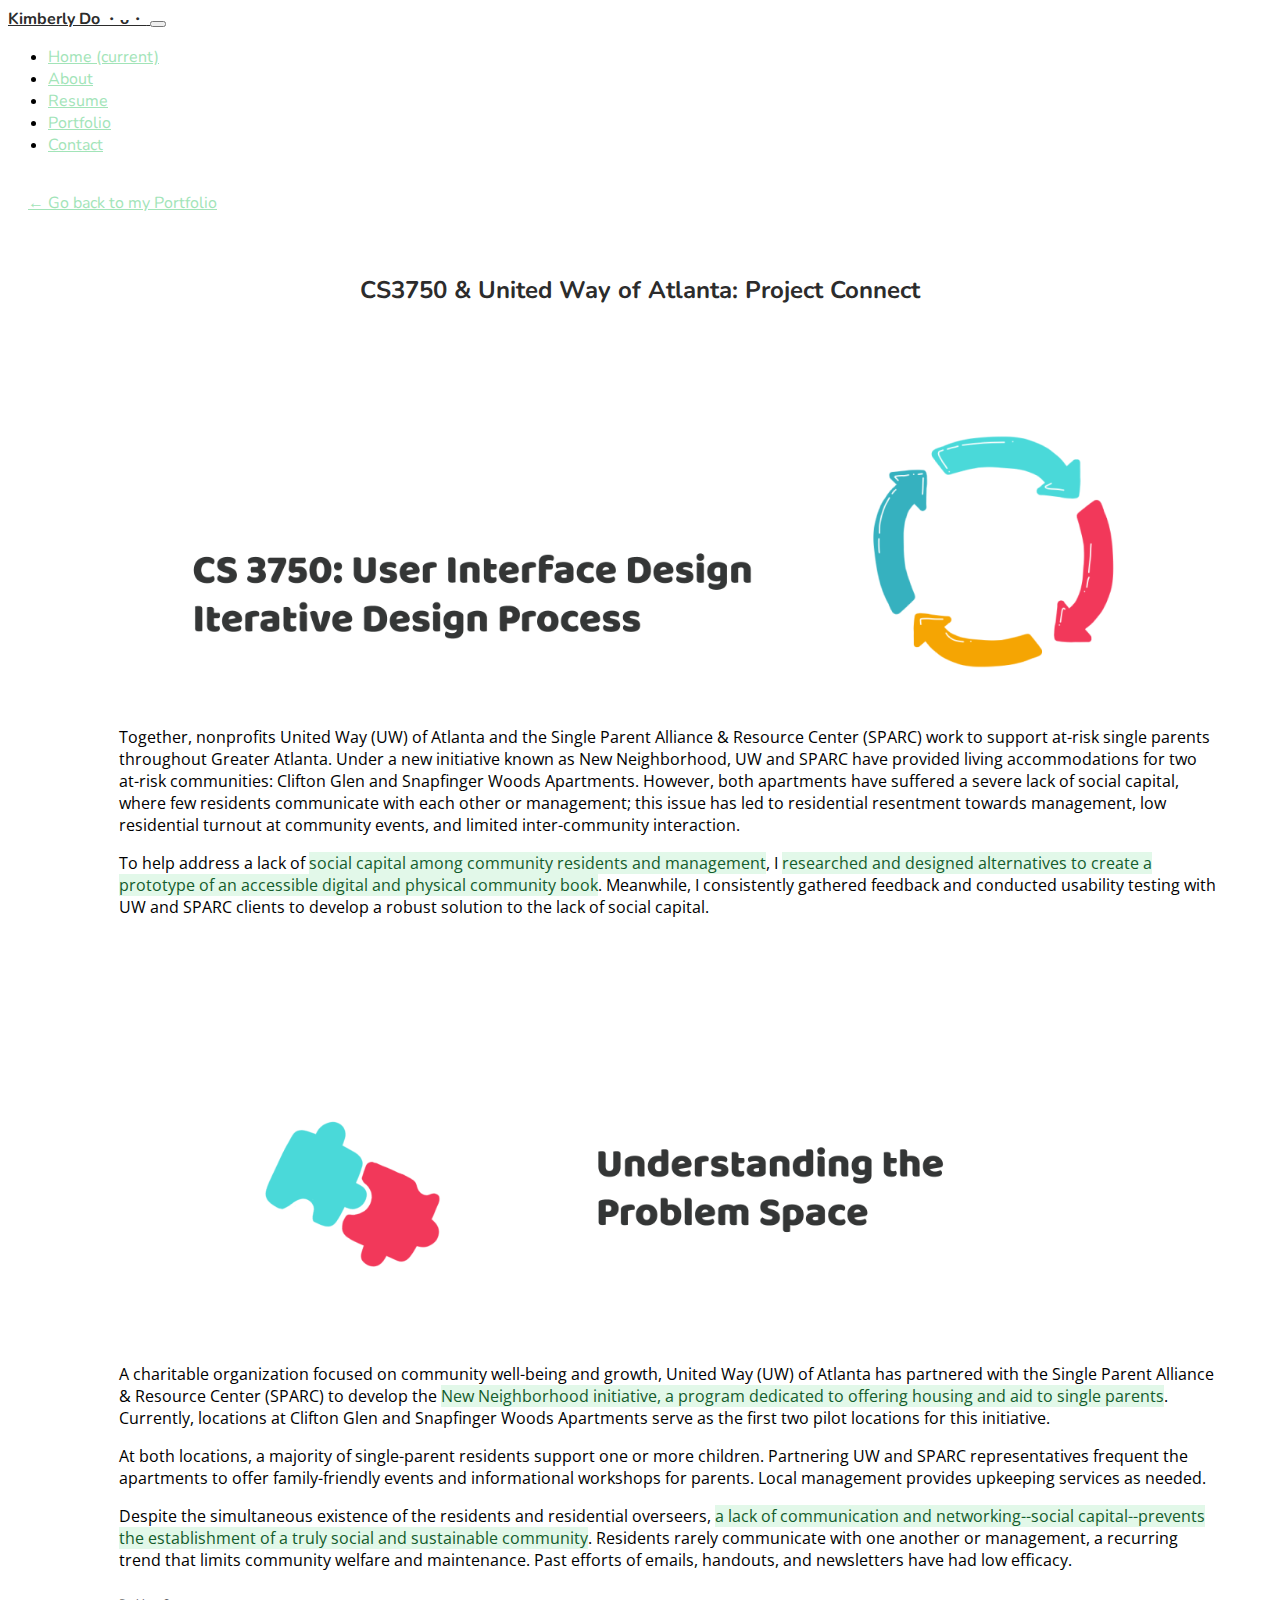
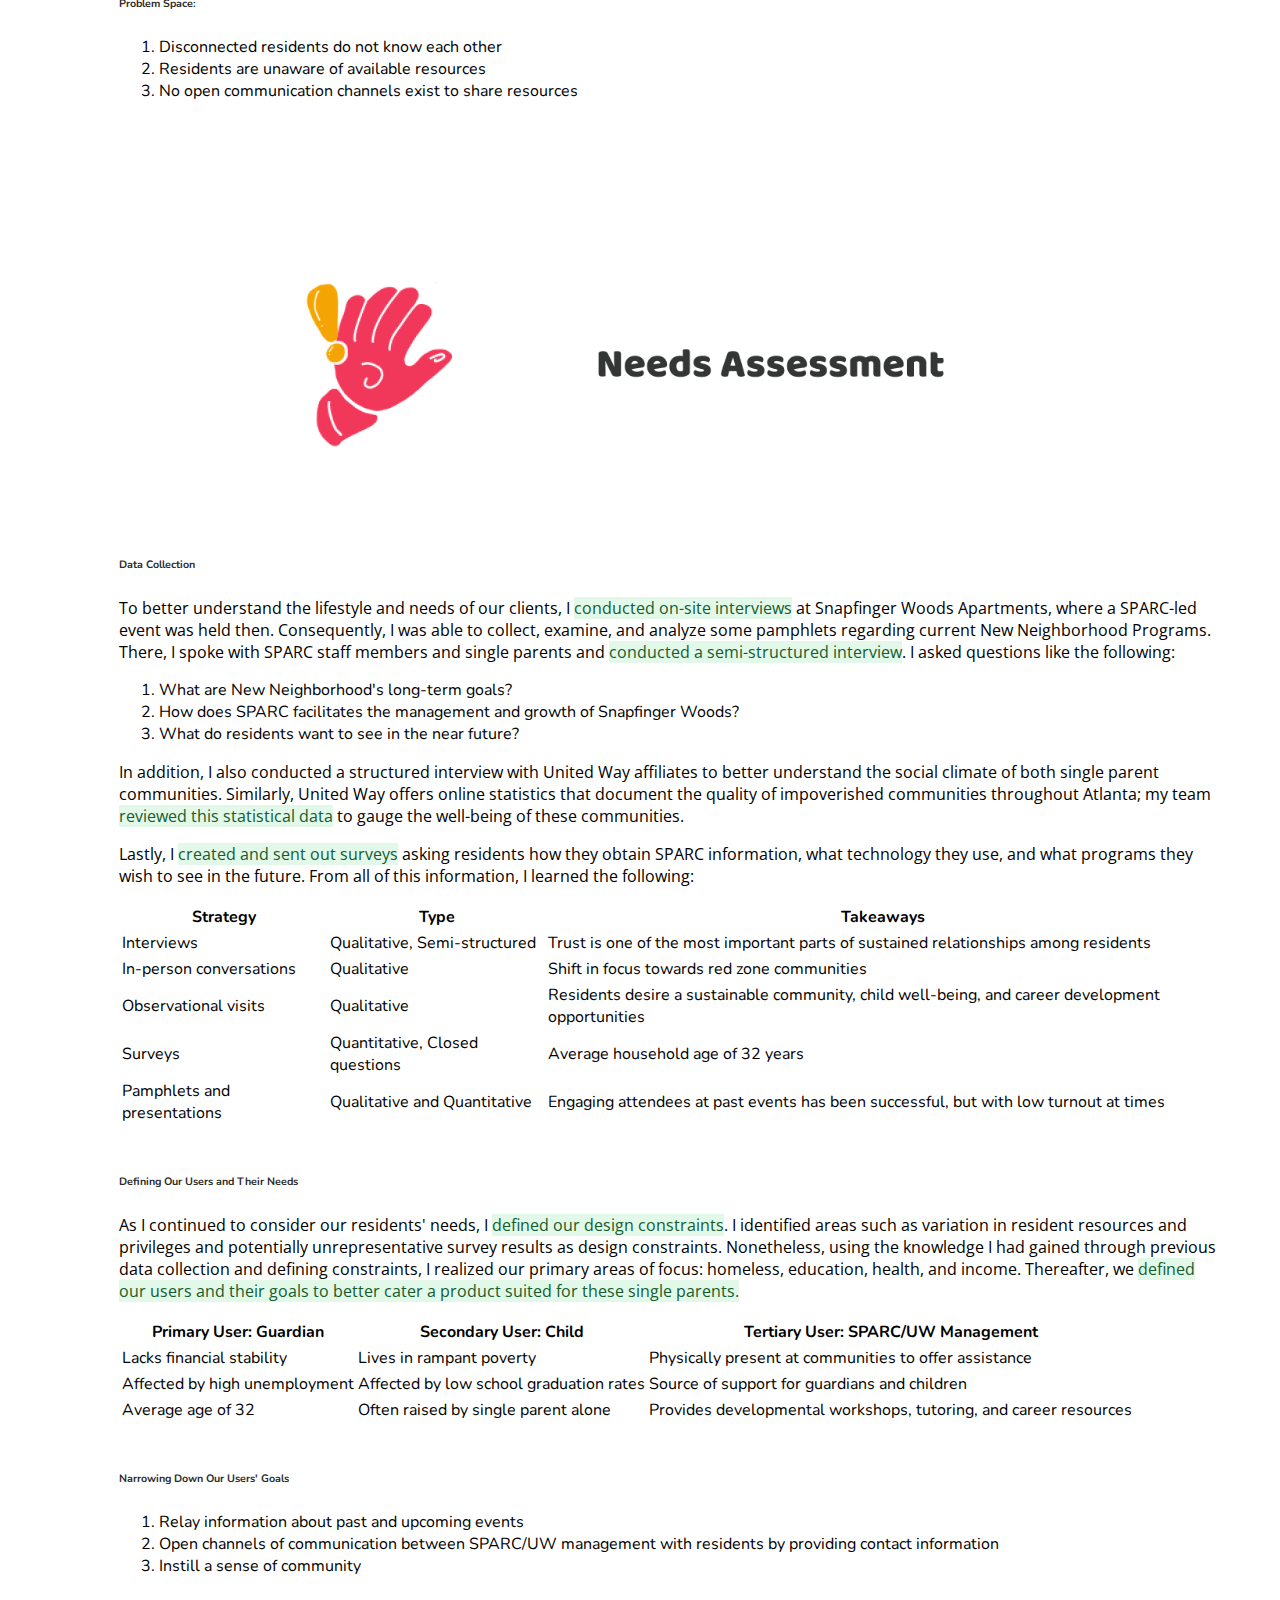
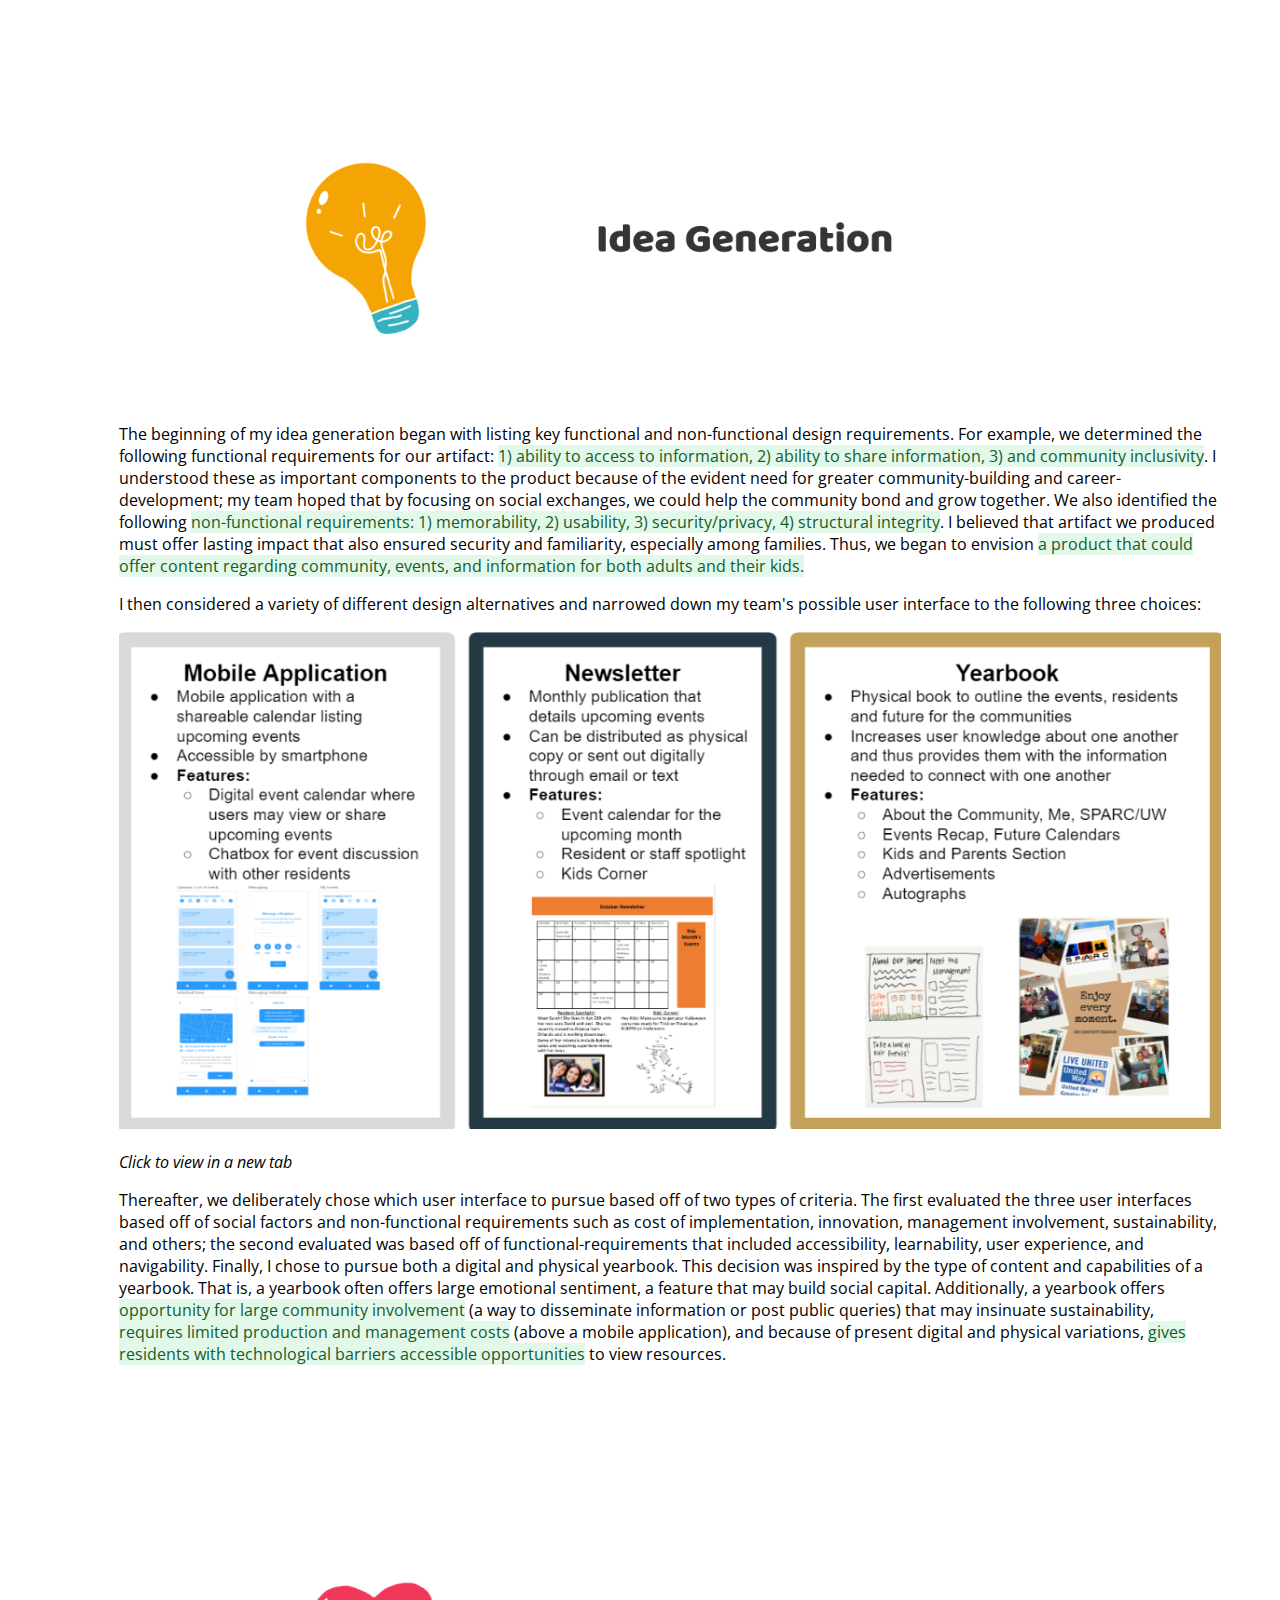
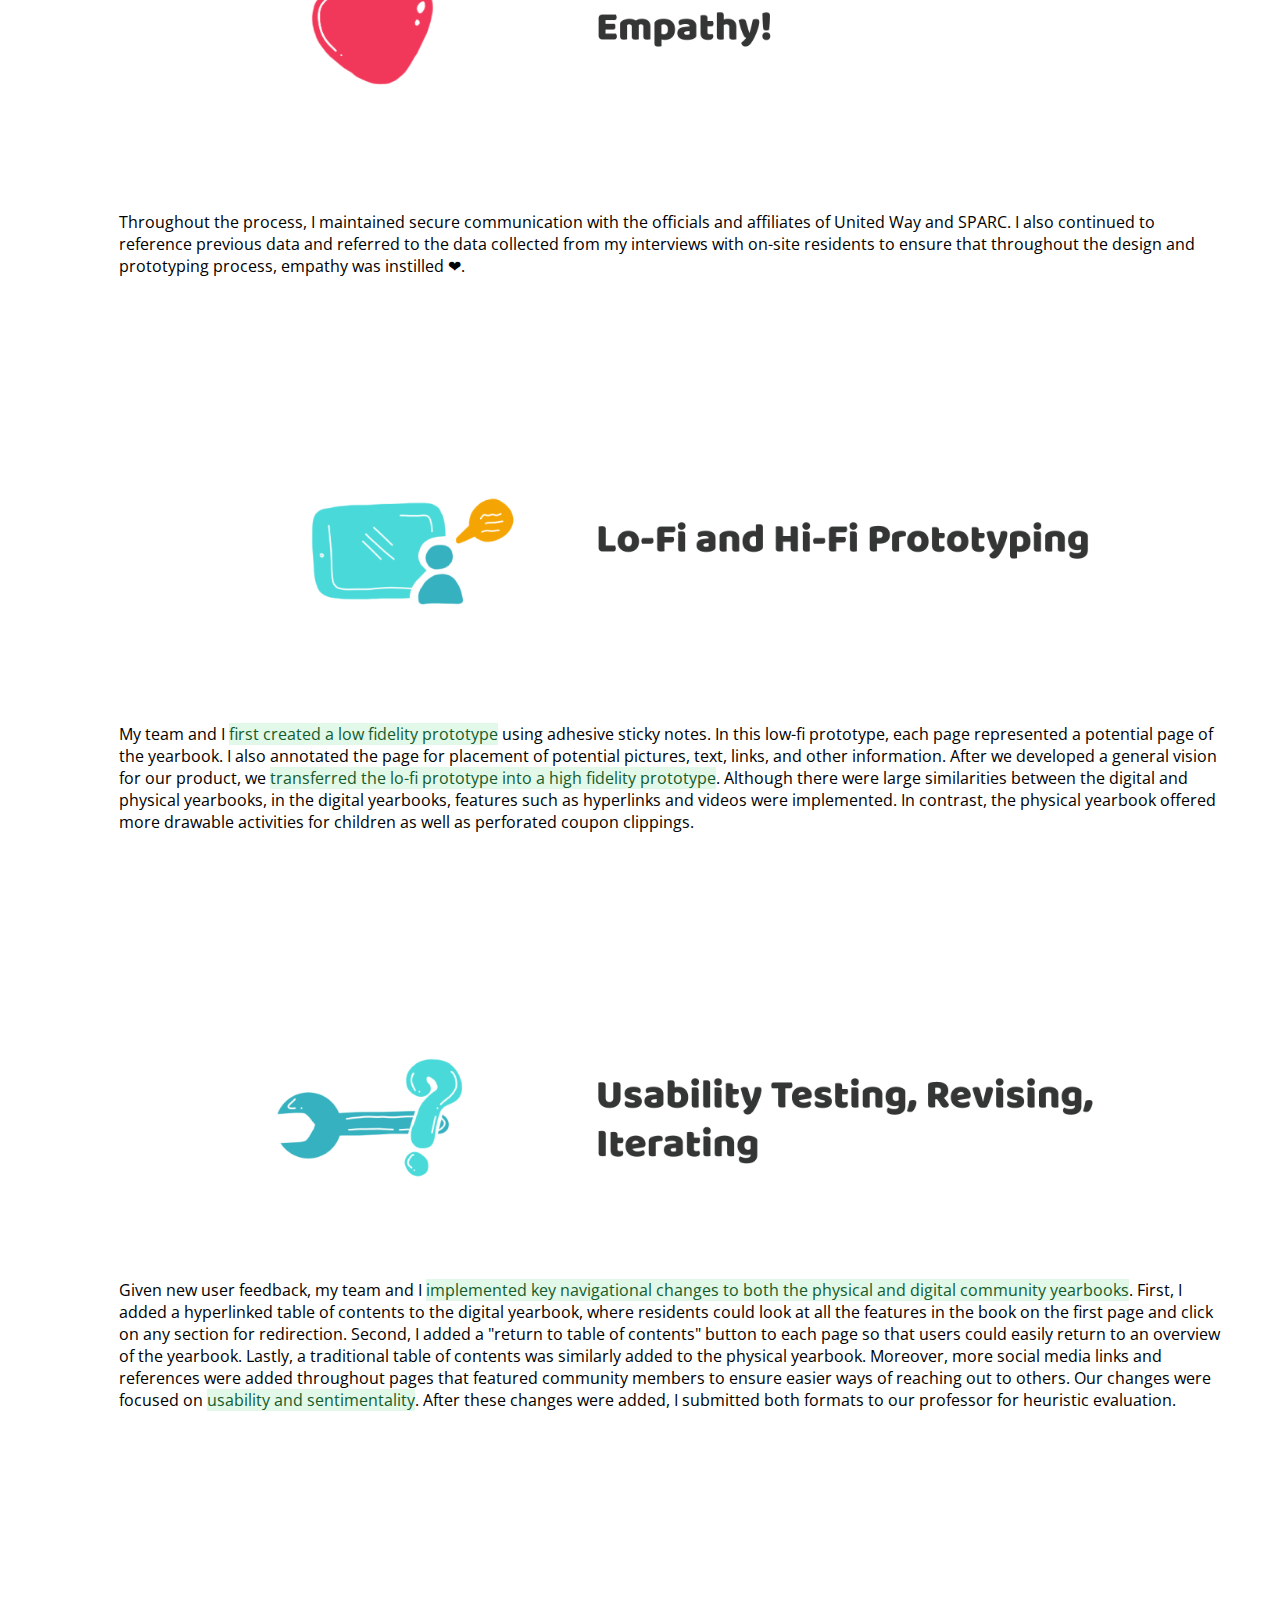
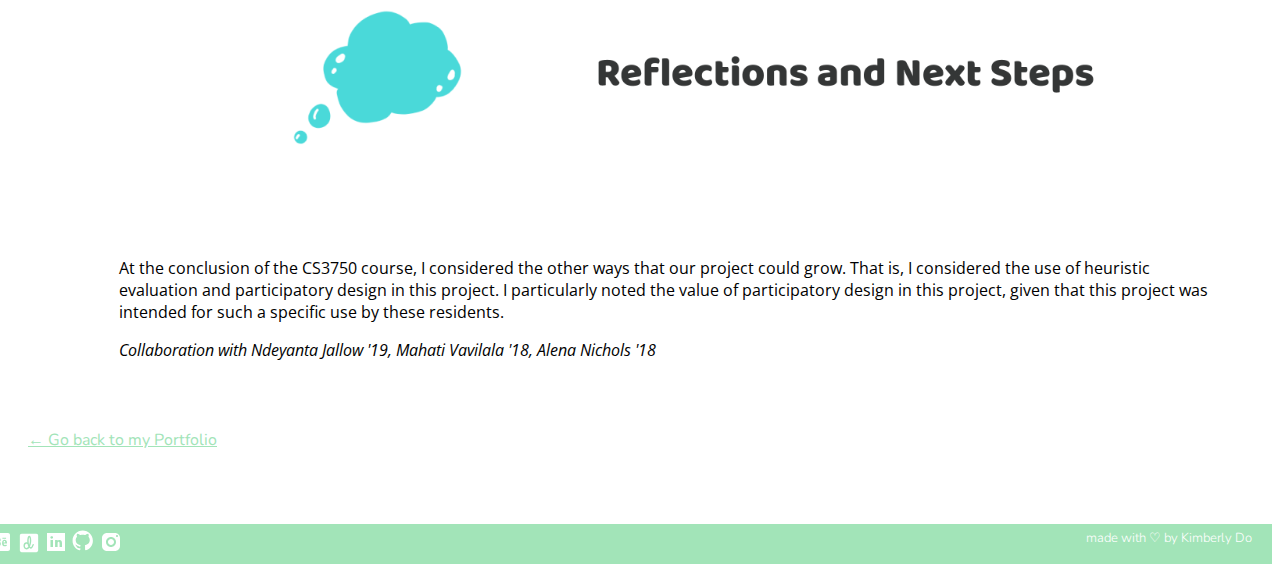
<file: cs3750.html>
<!doctype html>
<html lang="en">
   <head>
      <!-- Global site tag (gtag.js) - Google Analytics -->
      <script async src="https://www.googletagmanager.com/gtag/js?id=UA-146892497-1"></script>
      <script>
        window.dataLayer = window.dataLayer || [];
        function gtag(){dataLayer.push(arguments);}
        gtag('js', new Date());

        gtag('config', 'UA-146892497-1');
      </script>

      <meta charset="utf-8">
      <meta name="viewport" content="width=device-width, initial-scale=1, shrink-to-fit=no">
      <meta name="description" content="Kimberly Do's Online Portfolio Website About Page">
      <meta name="keywords" content="Kimberly Do, Portfolio, UX, UI">
      <meta name="author" content="Kimberly Do">
      <link rel="stylesheet" href="styles.css">
      <link rel="stylesheet" href="https://stackpath.bootstrapcdn.com/bootstrap/4.1.3/css/bootstrap.min.css" integrity="sha384-MCw98/SFnGE8fJT3GXwEOngsV7Zt27NXFoaoApmYm81iuXoPkFOJwJ8ERdknLPMO" crossorigin="anonymous">
      <link href="https://fonts.googleapis.com/css?family=Nunito:400,700" rel="stylesheet">
      <link href="https://fonts.googleapis.com/css?family=Open+Sans" rel="stylesheet">
      <title>Kimberly Do</title>
   </head>
   <body>
      <div id="content" style="height: 100%;">
         <nav class="navbar navbar-default navbar-expand-lg navbar-light bg-light">
            <a class="navbar-brand" href="index.html" id="highlight">
               <!--            <img href="index.html" src="wacc_logo.png" width="auto" height="50" alt="W@CC">-->
               Kimberly Do <span style="font-size: 15px; letter-spacing: 1px;">・ᴗ・</span>
            </a>
            <button class="navbar-toggler" type="button" data-toggle="collapse" data-target="#navbarSupportedContent" aria-controls="navbarSupportedContent" aria-expanded="false" aria-label="Toggle navigation">
            <span class="navbar-toggler-icon"></span>
            </button>
            <div class="collapse navbar-collapse" id="navbarSupportedContent">
               <ul class="navbar-nav mr-auto">
                  <li class="nav-item active">
                     <a class="nav-link" href="index.html">Home <span class="sr-only">(current)</span></a>
                  </li>
                  <li class="nav-item">
                     <a class="nav-link" href="about.html">About</a>
                  </li>
                  <li class="nav-item">
                     <a class="nav-link" href="https://drive.google.com/file/d/1dCm7z1tumwmjuEvSQOtCUn6tRFD7Fwjk/view?usp=sharing" target="_blank">Resume</a>
                  </li>
                   <li class="nav-item">
                        <a class="nav-link" href="portfolio.html">Portfolio</a>
                    </li>
<!--
                  <li class="nav-item dropdown">
                     <a class="nav-link dropdown-toggle" href="#" id="navbarDropdownMenuLink" data-toggle="dropdown" aria-haspopup="true" aria-expanded="false">
                     Portfolio
                     </a>
                     <div class="dropdown-menu" aria-labelledby="navbarDropdownMenuLink">
                        <a class="dropdown-item" href="/portfolio.html">UI/UX Design</a>
                        <a class="dropdown-item" href="/portfolio.html">Web Design</a>
                        <a class="dropdown-item" href="/portfolio.html">Graphic Design</a>
                                      <a class="dropdown-item" href="/portfolio.html#ux_design">UI/UX Design</a>
                           <a class="dropdown-item" href="/portfolio.html#web_design">Web Design</a> 
                     </div>
                  </li>
-->
                  <li class="nav-item">
                     <a class="nav-link" href="contact.html">Contact</a>
                  </li>
               </ul>
            </div>
         </nav>
         <div id="main_content">
            <a href="portfolio.html">&#x2190; Go back to my Portfolio</a><br/>
            <div id="space"></div>
            <h2 id="highlight" style="text-align: center;">CS3750 &amp; United Way of Atlanta: Project Connect</h2>
            <div id="space"></div>
            <div class="card-group" id="index_card2">
               <div class="card">
                   <a href="/images/csimg/cs3750headerArtboard%201@4x.png"><img alt="understand the problem space" id="img" src="/images/csimg/cs3750headerArtboard%201@4x.png" width="100%" height="auto"/></a><br/>
                  <p class="card-text">Together, nonprofits United Way (UW) of Atlanta and the Single Parent Alliance &amp; Resource Center (SPARC) work to support at-risk single parents throughout Greater Atlanta. Under a new initiative known as New Neighborhood, UW and SPARC have provided living accommodations for two at-risk communities: Clifton Glen and Snapfinger Woods Apartments. However, both apartments have suffered a severe lack of social capital, where few residents communicate with each other or management; this issue has led to residential resentment towards management, low residential turnout at community events, and limited inter-community interaction. </p>
                  <p>To help address a lack of <b>social capital among community residents and management</b>, I <b>researched and designed alternatives to create a prototype of an accessible digital and physical community book</b>. Meanwhile, I consistently gathered feedback and conducted usability testing with UW and SPARC clients to develop a robust solution to the lack of social capital. </p>
               </div>
            </div>
            <div id="space"></div>
            <div class="card-group" id="index_card2">
               <div class="card">
                  <a href="/images/csimg/cs3750pspaceArtboard%201@4x.png"><img alt="understand the problem space" id="img" src="/images/csimg/cs3750pspaceArtboard%201@4x.png" width="100%" height="auto"/></a><br/>
                  <p class="card-text">A charitable organization focused on community well-being and growth, United Way (UW) of Atlanta has partnered with the Single Parent Alliance &amp; Resource Center (SPARC) to develop the <b>New Neighborhood initiative, a program dedicated to offering housing and aid to single parents</b>. Currently, locations at Clifton Glen and Snapfinger Woods Apartments serve as the first two pilot locations for this initiative.</p><p>At both locations, a majority of single-parent residents support one or more children. Partnering UW and SPARC representatives frequent the apartments to offer family-friendly events and informational workshops for parents. Local management provides upkeeping services as needed.</p><p>Despite the simultaneous existence of the residents and residential overseers, <b>a lack of communication and networking--social capital--prevents the establishment of a truly social and sustainable community</b>. Residents rarely communicate with one another or management, a recurring trend that limits community welfare and maintenance. Past efforts of emails, handouts, and newsletters have had low efficacy.</p> 
                   
                   <h6 class="card-title" id="highlight">Problem Space:</h6>
                  <ol>
                      <li>Disconnected residents do not know each other</li>
                      <li>Residents are unaware of available resources</li>
                      <li>No open communication channels exist to share resources</li>
                   </ol>
               </div>
            </div>
            <div id="space"></div>
            <div class="card-group" id="index_card2">
               <div class="card">
                  <a href="/images/csimg/cs3750needsArtboard%201@4x.png"><img alt="needs assessment" id="img" src="/images/csimg/cs3750needsArtboard%201@4x.png" width="100%" height="auto"/></a><br/>
                   
                   <h6 class="card-title" id="highlight">Data Collection</h6>
                   <p class="card-text">To better understand the lifestyle and needs of our clients, I <b>conducted on-site interviews</b> at Snapfinger Woods Apartments, where a SPARC-led event was held then. Consequently, I was able to collect, examine, and analyze some pamphlets regarding current New Neighborhood Programs. There, I spoke with SPARC staff members and single parents and <b>conducted a semi-structured interview</b>. I asked questions like the following:</p>
<ol> <li>What are New Neighborhood's long-term goals?</li><li>How does SPARC facilitates the management and growth of Snapfinger Woods?</li><li>What do residents want to see in the near future?</li></ol>
                   <p>In addition, I also conducted a structured interview with United Way affiliates to better understand the social climate of both single parent communities. Similarly, United Way offers online statistics that document the quality of impoverished communities throughout Atlanta; my team <b>reviewed this statistical data</b> to gauge the well-being of these communities.</p>
                   <p>Lastly, I <b>created and sent out surveys</b> asking residents how they obtain SPARC information, what technology they use, and what programs they wish to see in the future. From all of this information, I learned the following:</p>
                   <table>
                      <tr>
                        <th>Strategy</th>
                        <th>Type</th>
                        <th>Takeaways</th>
                      </tr>
                      <tr>
                        <td>Interviews</td>
                        <td>Qualitative, Semi-structured</td>
                        <td>Trust is one of the most important parts of sustained relationships among residents</td>
                      </tr>
                      <tr>
                        <td>In-person conversations</td>
                        <td>Qualitative</td>
                        <td>Shift in focus towards red zone communities</td>
                      </tr>
                      <tr>
                        <td>Observational visits</td>
                        <td>Qualitative</td>
                        <td>Residents desire a sustainable community, child well-being, and career development opportunities</td>
                      </tr>
                      <tr>
                        <td>Surveys</td>
                        <td>Quantitative, Closed questions</td>
                        <td>Average household age of 32 years</td>
                      </tr>
                      <tr>
                        <td>Pamphlets and presentations</td>
                        <td>Qualitative and Quantitative</td>
                        <td>Engaging attendees at past events has been successful, but with low turnout at times</td>
                      </tr>
                    </table><br/>
                   
                   <h6 class="card-title" id="highlight">Defining Our Users and Their Needs</h6>
                   <p>As I continued to consider our residents' needs, I <b>defined our design constraints</b>. I identified areas such as variation in resident resources and privileges and potentially unrepresentative survey results as design constraints. Nonetheless, using the knowledge I had gained through previous data collection and defining constraints, I realized our primary areas of focus: homeless, education, health, and income. Thereafter, we <b>defined our users and their goals to better cater a product suited for these single parents.</b></p>
                   <table>
                      <tr>
                        <th>Primary User: Guardian</th>
                        <th>Secondary User: Child</th>
                        <th>Tertiary User: SPARC/UW Management</th>
                      </tr>
                      <tr>
                        <td>Lacks financial stability</td>
                        <td>Lives in rampant poverty</td>
                        <td>Physically present at communities to offer assistance</td>
                      </tr>
                      <tr>
                        <td>Affected by high unemployment</td>
                        <td>Affected by low school graduation rates</td>
                        <td>Source of support for guardians and children</td>
                      </tr>
                      <tr>
                        <td>Average age of 32</td>
                        <td>Often raised by single parent alone</td>
                        <td>Provides developmental workshops, tutoring, and career resources</td>
                      </tr>
                    </table>
                   
                   <br/><h6 class="card-title" id="highlight">Narrowing Down Our Users' Goals</h6>
                   <ol>
                       <li>Relay information about past and upcoming events</li>
                       <li>Open channels of communication between SPARC/UW management with residents by providing contact information</li>
                       <li>Instill a sense of community</li>
                   </ol>
               </div>
            </div>
            <div id="space"></div>
            <div class="card-group" id="index_card2">
               <div class="card">
                  <a href="/images/csimg/cs3750ideationArtboard%201@4x.png"><img alt="ideation" id="img" src="/images/csimg/cs3750ideationArtboard%201@4x.png" width="100%" height="auto"/></a><br/>
                   <p>The beginning of my idea generation began with listing key functional and non-functional design requirements. For example, we determined the following functional requirements for our artifact: <b>1) ability to access to information, 2) ability to share information, 3) and community inclusivity</b>. I understood these as important components to the product because of the evident need for greater community-building and career-development; my team hoped that by focusing on social exchanges, we could help the community bond and grow together. We also identified the following <b>non-functional requirements: 1) memorability, 2) usability, 3) security/privacy, 4) structural integrity</b>. I believed that artifact we produced must offer lasting impact that also ensured security and familiarity, especially among families. Thus, we began to envision <b>a product that could offer content regarding community, events, and information for both adults and their kids.</b></p>
                   <p>I then considered a variety of different design alternatives and narrowed down my team's possible user interface to the following three choices:</p>
                   <a href="/images/csimg/prototypes.PNG" target="_blank"><img alt="an app, yearbook, or magazine" src="images/csimg/prototypes.PNG" id="img" width="100%"/></a>
                    <p><i>Click to view in a new tab</i></p>
                   <p> Thereafter, we deliberately chose which user interface to pursue based off of two types of criteria. The first evaluated the three user interfaces based off of social factors and non-functional requirements such as cost of implementation, innovation, management involvement, sustainability, and others; the second evaluated was based off of functional-requirements that included accessibility, learnability, user experience, and navigability. Finally, I chose to pursue both a digital and physical yearbook. This decision was inspired by the type of content and capabilities of a yearbook. That is, a yearbook often offers large emotional sentiment, a feature that may build social capital. Additionally, a yearbook offers <b>opportunity for large community involvement</b> (a way to disseminate information or post public queries) that may insinuate sustainability, <b>requires limited production and management costs</b> (above a mobile application), and because of present digital and physical variations, <b>gives residents with technological barriers accessible opportunities</b> to view resources.</p>
               </div>
            </div>
            <div id="space"></div>
            <div class="card-group" id="index_card2">
               <div class="card">
                  <a href="/images/csimg/cs3750empathyArtboard%201@4x.png"><img alt="interviews" id="img" src="/images/csimg/cs3750empathyArtboard%201@4x.png" width="100%" height="auto"/></a><br/>
                  <p class="card-text">Throughout the process, I maintained secure communication with the officials and affiliates of United Way and SPARC. I also continued to reference previous data and referred to the data collected from my interviews with on-site residents to ensure that throughout the design and prototyping process, empathy was instilled &#x2764;.</p>
               </div>
            </div>
            <div id="space"></div>
            <div class="card-group" id="index_card2">
               <div class="card">
                  <a href="/images/csimg/cs3750protoArtboard%201@4x.png"><img alt="interviews" id="img" src="/images/csimg/cs3750protoArtboard%201@4x.png" width="100%" height="auto"/></a><br/>
                   <p class="card-text">My team and I <b>first created a low fidelity prototype</b> using adhesive sticky notes. In this low-fi prototype, each page represented a potential page of the yearbook. I also annotated the page for placement of potential pictures, text, links, and other information. After we developed a general vision for our product, we <b>transferred the lo-fi prototype into a high fidelity prototype</b>. Although there were large similarities between the digital and physical yearbooks, in the digital yearbooks, features such as hyperlinks and videos were implemented. In contrast, the physical yearbook offered more drawable activities for children as well as perforated coupon clippings.</p>
               </div>
            </div>
            <div id="space"></div>
            <div class="card-group" id="index_card2">
               <div class="card">
                  <a href="/images/csimg/cs3750testingArtboard%201@4x.png"><img alt="interviews" id="img" src="/images/csimg/cs3750testingArtboard%201@4x.png" width="100%" height="auto"/></a><br/>
                  <p class="card-text">Given new user feedback, my team and I <b>implemented key navigational changes to both the physical and digital community yearbooks</b>. First, I added a hyperlinked table of contents to the digital yearbook, where residents could look at all the features in the book on the first page and click on any section for redirection. Second, I added a "return to table of contents" button to each page so that users could easily return to an overview of the yearbook. Lastly, a traditional table of contents was similarly added to the physical yearbook. Moreover, more social media links and references were added throughout pages that featured community members to ensure easier ways of reaching out to others. Our changes were focused on <b>usability and sentimentality</b>. After these changes were added, I submitted both formats to our professor for heuristic evaluation.</p>
               </div>
            </div>
            <div id="space"></div>
            <div class="card-group" id="index_card2">
               <div class="card">
                  <a href="/images/csimg/cs3750reflectionsArtboard%201@4x.png"><img alt="interviews" id="img" src="/images/csimg/cs3750reflectionsArtboard%201@4x.png" width="100%" height="auto"/></a><br/>
                  <p class="card-text">At the conclusion of the CS3750 course, I considered the other ways that our project could grow. That is, I considered the use of heuristic evaluation and participatory design in this project. I particularly noted the value of participatory design in this project, given that this project was intended for such a specific use by these residents. </p>
<p><i>Collaboration with Ndeyanta Jallow '19, Mahati Vavilala '18, Alena Nichols '18 </i></p>

               </div>
            </div>
            <br/><a href="portfolio.html" style="font-weight: normal; background-color: #fff;">&#x2190; Go back to my Portfolio</a>
         </div>
      </div>
      <div id="space"></div>
      </div>
      <p style="float: right; overflow: auto;" id="footer">
         made with &#9825 by Kimberly Do
         <span style="float: left;">
            <a href="https://www.behance.net/kimberlydo0972" alt="kimberly behance">
               <svg xmlns="http://www.w3.org/2000/svg" x="0px" y="0px"
                  width="26" height="24"
                  viewBox="0 0 192 192"
                  style=" fill:#000000;">
                  <g fill="none" fill-rule="nonzero" stroke="none" stroke-width="1" stroke-linecap="butt" stroke-linejoin="miter" stroke-miterlimit="10" stroke-dasharray="" stroke-dashoffset="0" font-family="none" font-weight="none" font-size="none" text-anchor="none" style="mix-blend-mode: normal">
                     <path d="M0,192v-192h192v192z" fill="none"></path>
                     <g fill="#ffffff">
                        <g id="surface1">
                           <path d="M40,24c-8.8125,0 -16,7.1875 -16,16v112c0,8.8125 7.1875,16 16,16h112c8.8125,0 16,-7.1875 16,-16v-112c0,-8.8125 -7.1875,-16 -16,-16zM51.25,61.5h20.75c18.40625,0 21.5,11.3125 21.5,18.5c0,10.40625 -7.15625,13.6875 -8.75,14.5c1.59375,0.8125 9.75,3 9.75,15c0.8125,14.40625 -8.1875,20 -21,20h-22.25zM107.25,61.5h29.5v8h-29.5zM64.75,72.75v16.75h7.25c4.8125,0 8,-1.59375 8,-8c0,-5.59375 -2.40625,-8.75 -8,-8.75zM124.75,78.5c11.1875,0 19.25,6.34375 19.25,24.75v5.5h-27.25c0,2.40625 0.15625,11.25 9.75,11.25c6.40625,0 9.40625,-3.15625 11,-4.75l5.75,8c-0.8125,0.8125 -6.34375,7.25 -16.75,7.25c-12,0 -21.75,-6.4375 -21.75,-23.25v-4c0,-18.40625 9.59375,-24.75 20,-24.75zM123.25,88.75c-2.40625,0 -7.25,0.90625 -7.25,10.5h13.5c0,0 1.75,-10.5 -6.25,-10.5zM64.75,100v18.5h8.75c4.8125,0 7.25,-3.40625 7.25,-9c0.8125,-6.40625 -1.4375,-9.5 -6.25,-9.5z"></path>
                        </g>
                     </g>
                  </g>
               </svg>
            </a>
            <a href="https://dribbble.com/kimberlytdo" alt="kimberly dribbble">
               <svg xmlns="http://www.w3.org/2000/svg" x="0px" y="0px"
                  width="24" height="22"
                  viewBox="0 0 192 192"
                  style=" fill:#000000;">
                  <g fill="none" fill-rule="nonzero" stroke="none" stroke-width="1" stroke-linecap="butt" stroke-linejoin="miter" stroke-miterlimit="10" stroke-dasharray="" stroke-dashoffset="0" font-family="none" font-weight="none" font-size="none" text-anchor="none" style="mix-blend-mode: normal">
                     <path d="M0,192v-192h192v192z" fill="none"></path>
                     <g fill="#ffffff">
                        <g id="surface1">
                           <path d="M32,16c-8.8125,0 -16,7.1875 -16,16v128c0,8.8125 7.1875,16 16,16h128c8.8125,0 16,-7.1875 16,-16v-128c0,-8.8125 -7.1875,-16 -16,-16zM98,32c8.0625,0 17.75,7.84375 17.75,45.25c0,13.375 -3.90625,33.28125 -11.5,49.25c3.3125,4.5 6.46875,6.5 8.75,6.5c3.09375,-0.625 10.03125,-12.96875 13.75,-24.75c1.03125,-3.25 4.34375,-5.03125 7.5,-4c3.21875,0.9375 4.9375,4.59375 4,7.75c-3.15625,10.03125 -11.96875,33.25 -25.25,33.25c-4.1875,0 -9.625,-2.03125 -15,-7.5c-6.09375,8.53125 -13.8125,14.25 -22.75,14.25c-18.90625,0 -27.25,-17.21875 -27.25,-32c0,-15.71875 8.03125,-30.5 25.5,-30.5c2.9375,0 5.625,0.625 8,1.5c-0.3125,-4.5 -0.5,-9.375 -0.5,-14.5c0,-0.46875 0,-44.5 17,-44.5zM98.5,45c-2.53125,4.4375 -5.5,17.59375 -5.5,31.5c0,15.03125 1.71875,26.625 4.25,35.25c3.875,-11.0625 6.5,-23.6875 6.5,-34.5c0,-20.40625 -3.34375,-29.40625 -5.25,-32.25zM71.25,101.75c-10.8125,2.15625 -11,19.6875 -11,20.5c0,5.28125 1.3125,17.5 15,17.5c5.28125,0 10.65625,-5 15.25,-12.75c-2.78125,-5.375 -5.34375,-12.03125 -7,-20.5c-0.40625,-0.25 -0.75,-0.6875 -1,-1c0,0 -3.875,-3.75 -9,-3.75c-0.8125,0 -1.53125,-0.15625 -2.25,0z"></path>
                        </g>
                     </g>
                  </g>
               </svg>
            </a>
            <a href="https://www.linkedin.com/in/kimberlytdo/" alt="kimberly linkedin">
               <svg xmlns="http://www.w3.org/2000/svg" x="0px" y="0px"
                  width="24" height="24"
                  viewBox="0 0 192 192"
                  style=" fill:#000000;">
                  <g fill="none" fill-rule="nonzero" stroke="none" stroke-width="1" stroke-linecap="butt" stroke-linejoin="miter" stroke-miterlimit="10" stroke-dasharray="" stroke-dashoffset="0" font-family="none" font-weight="none" font-size="none" text-anchor="none" style="mix-blend-mode: normal">
                     <path d="M0,192v-192h192v192z" fill="none"></path>
                     <g fill="#ffffff">
                        <path d="M168,24h-144v144h144zM72,136h-20.184v-56h20.184zM61.552,69.736c-6.168,0 -10.288,-4.112 -10.288,-9.6c0,-5.488 4.112,-9.6 10.968,-9.6c6.168,0 10.288,4.112 10.288,9.6c0,5.488 -4.112,9.6 -10.968,9.6zM144,136h-19.536v-30.608c0,-8.464 -5.208,-10.416 -7.16,-10.416c-1.952,0 -8.464,1.304 -8.464,10.416c0,1.304 0,30.608 0,30.608h-20.184v-56h20.184v7.816c2.6,-4.56 7.808,-7.816 17.576,-7.816c9.768,0 17.584,7.816 17.584,25.392z"></path>
                     </g>
                  </g>
               </svg>
            </a>
            <a href="https://github.com/kimberlytdo" alt="kimberly github">
               <svg xmlns="http://www.w3.org/2000/svg" x="0px" y="0px"
                  width="25" height="25"
                  viewBox="0 0 192 192"
                  style=" fill:#000000;">
                  <g fill="none" fill-rule="nonzero" stroke="none" stroke-width="1" stroke-linecap="butt" stroke-linejoin="miter" stroke-miterlimit="10" stroke-dasharray="" stroke-dashoffset="0" font-family="none" font-weight="none" font-size="none" text-anchor="none" style="mix-blend-mode: normal">
                     <path d="M0,192v-192h192v192z" fill="none"></path>
                     <g fill="#ffffff">
                        <g id="surface1">
                           <path d="M90,12c-43.07813,0 -78,34.875 -78,77.85937c0,34.40626 22.35937,63.60938 53.34376,73.92188c3.89062,0.70312 6.65624,-3.28126 6.65624,-6.28126c0,-1.82813 0.04687,-4.03124 0,-10.5c-21.70313,4.6875 -28.5,-10.5 -28.5,-10.5c-3.5625,-9 -7.875,-11.57813 -7.875,-11.57813c-7.07813,-4.82812 0.51563,-4.6875 0.51563,-4.6875c7.82813,0.51563 11.85937,7.26563 11.85937,7.26563c6,10.5 19.54687,9.46876 24,7.5c0,-4.78124 0.51563,-8.25 1.82813,-10.45313c-24.51563,-4.3125 -37.875,-18.46874 -37.82813,-38.0625c0.04687,-11.57812 4.03126,-20.57812 10.5,-27.23437c-2.8125,-3.5625 -4.73437,-15.75 1.03126,-23.25c14.48437,0 23.10937,10.45313 23.10937,10.45313c0,0 6.79687,-2.95313 19.3125,-2.95313c12.5625,0 19.3125,2.8125 19.3125,2.8125c0,0 8.67187,-10.3125 23.15624,-10.3125c5.76563,7.5 3.84376,19.6875 1.59376,23.01563c6.1875,6.51563 9.98437,15.51563 9.98437,27.46874c0,19.59376 -13.3125,33.75 -37.78124,38.01563c1.54687,2.34376 1.78124,5.625 1.78124,10.5c0,10.40626 0,19.92187 0,22.5c0,3 2.71876,7.03126 6.70313,6.28126c30.98437,-10.35938 53.29687,-39.51563 53.29687,-73.92188c0,-42.98437 -34.92187,-77.85937 -78,-77.85937z"></path>
                        </g>
                     </g>
                  </g>
               </svg>
            </a>
            <a href="https://www.instagram.com/kimberlytdo/" alt="kimberly instagram">
               <svg xmlns="http://www.w3.org/2000/svg" x="0px" y="0px"
                  width="24" height="24"
                  viewBox="0 0 192 192"
                  style=" fill:#000000;">
                  <g fill="none" fill-rule="nonzero" stroke="none" stroke-width="1" stroke-linecap="butt" stroke-linejoin="miter" stroke-miterlimit="10" stroke-dasharray="" stroke-dashoffset="0" font-family="none" font-weight="none" font-size="none" text-anchor="none" style="mix-blend-mode: normal">
                     <path d="M0,192v-192h192v192z" fill="none"></path>
                     <g fill="#ffffff">
                        <path d="M64,24c-22.088,0 -40,17.912 -40,40v64c0,22.088 17.912,40 40,40h64c22.088,0 40,-17.912 40,-40v-64c0,-22.088 -17.912,-40 -40,-40zM144,40c4.416,0 8,3.584 8,8c0,4.416 -3.584,8 -8,8c-4.416,0 -8,-3.584 -8,-8c0,-4.416 3.584,-8 8,-8zM96,56c22.088,0 40,17.912 40,40c0,22.088 -17.912,40 -40,40c-22.088,0 -40,-17.912 -40,-40c0,-22.088 17.912,-40 40,-40zM96,72c-13.25483,0 -24,10.74517 -24,24c0,13.25483 10.74517,24 24,24c13.25483,0 24,-10.74517 24,-24c0,-13.25483 -10.74517,-24 -24,-24z"></path>
                     </g>
                  </g>
               </svg>
            </a>
         </span>
      </p>
      <script src="https://code.jquery.com/jquery-3.3.1.slim.min.js" integrity="sha384-q8i/X+965DzO0rT7abK41JStQIAqVgRVzpbzo5smXKp4YfRvH+8abtTE1Pi6jizo" crossorigin="anonymous"></script>
      <script src="https://cdnjs.cloudflare.com/ajax/libs/popper.js/1.14.3/umd/popper.min.js" integrity="sha384-ZMP7rVo3mIykV+2+9J3UJ46jBk0WLaUAdn689aCwoqbBJiSnjAK/l8WvCWPIPm49" crossorigin="anonymous"></script>
      <script src="https://stackpath.bootstrapcdn.com/bootstrap/4.1.3/js/bootstrap.min.js" integrity="sha384-ChfqqxuZUCnJSK3+MXmPNIyE6ZbWh2IMqE241rYiqJxyMiZ6OW/JmZQ5stwEULTy" crossorigin="anonymous"></script>
      <script>
         $(document).ready(function(){
           // Add smooth scrolling to all links
           $("a").on('click', function(event) {
         
             // Make sure this.hash has a value before overriding default behavior
             if (this.hash !== "") {
               // Prevent default anchor click behavior
               event.preventDefault();
         
               // Store hash
               var hash = this.hash;
         
               // Using jQuery's animate() method to add smooth page scroll
               // The optional number (800) specifies the number of milliseconds it takes to scroll to the specified area
               $('html, body').animate({
                 scrollTop: $(hash).offset().top
               }, 800, function(){
         
                 // Add hash (#) to URL when done scrolling (default click behavior)
                 window.location.hash = hash;
               });
             } // End if
           });
         });
      </script>
   </body>
</html>
</file>
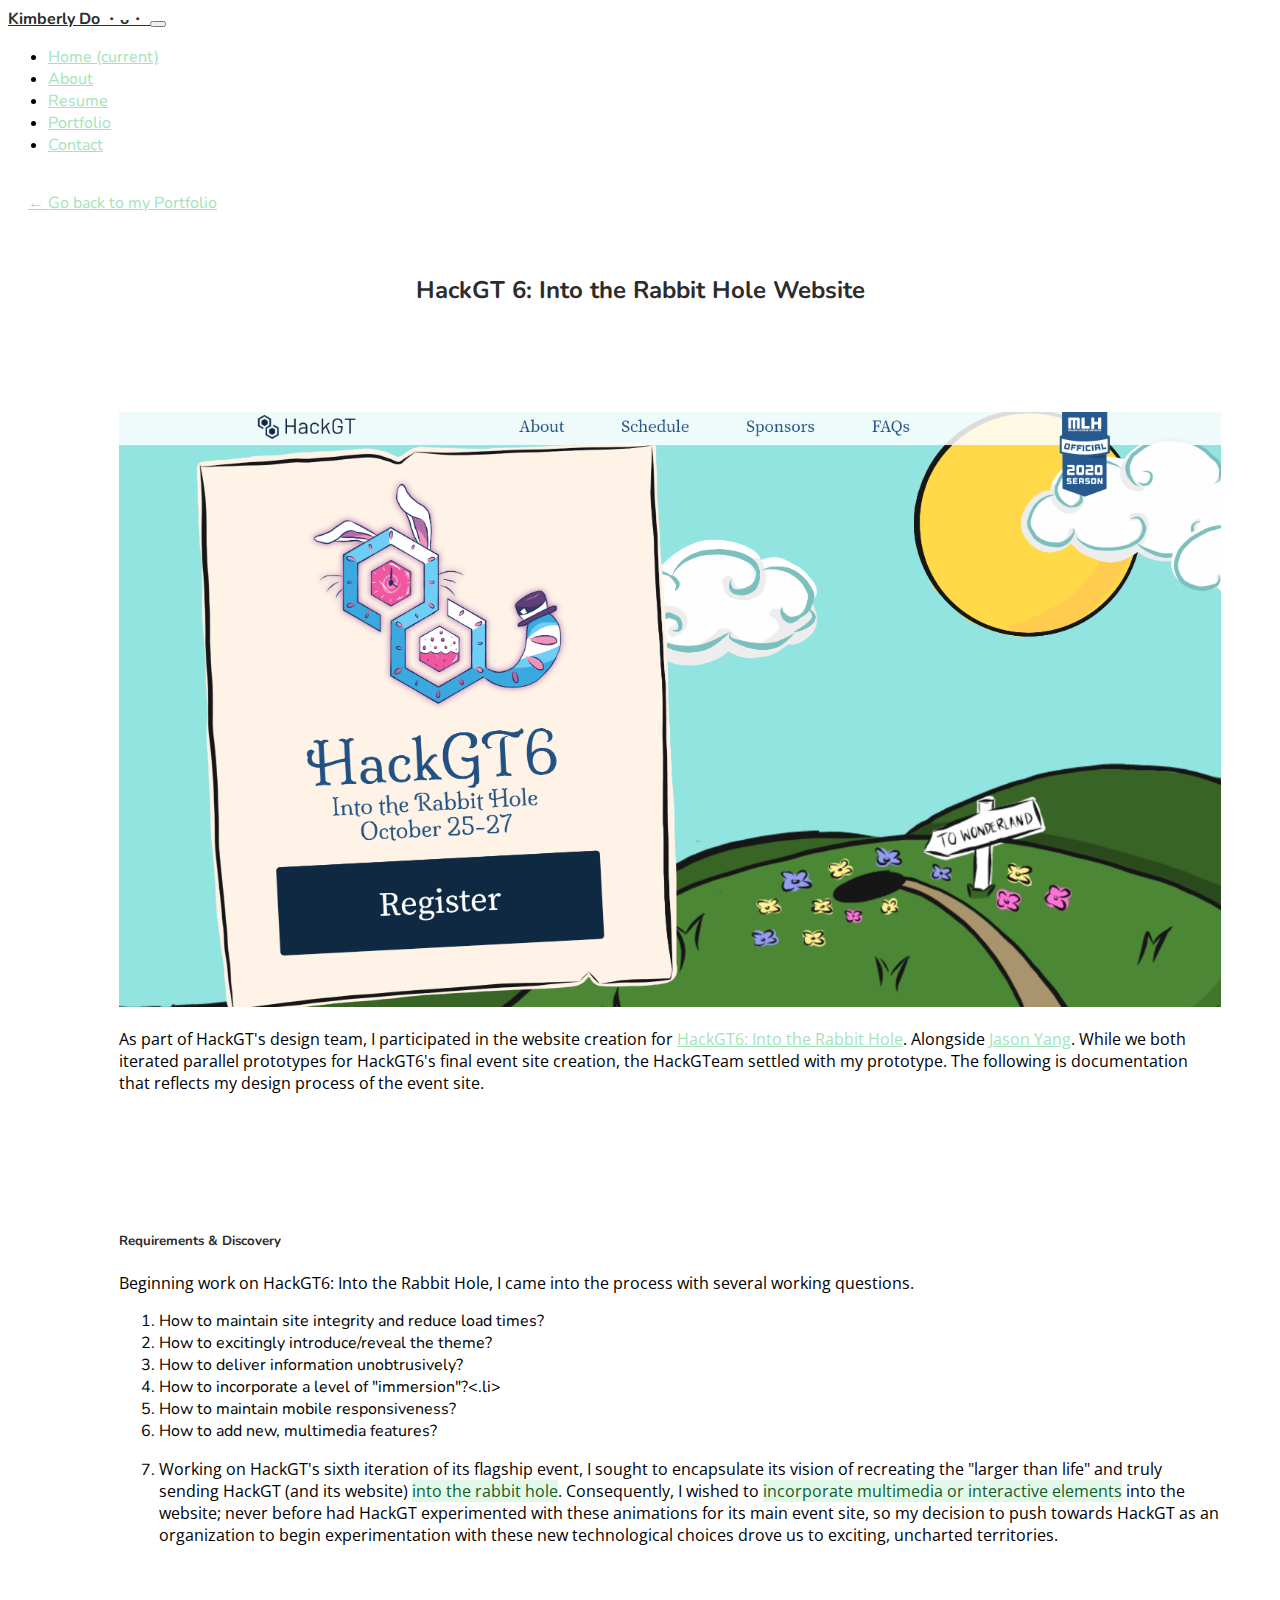
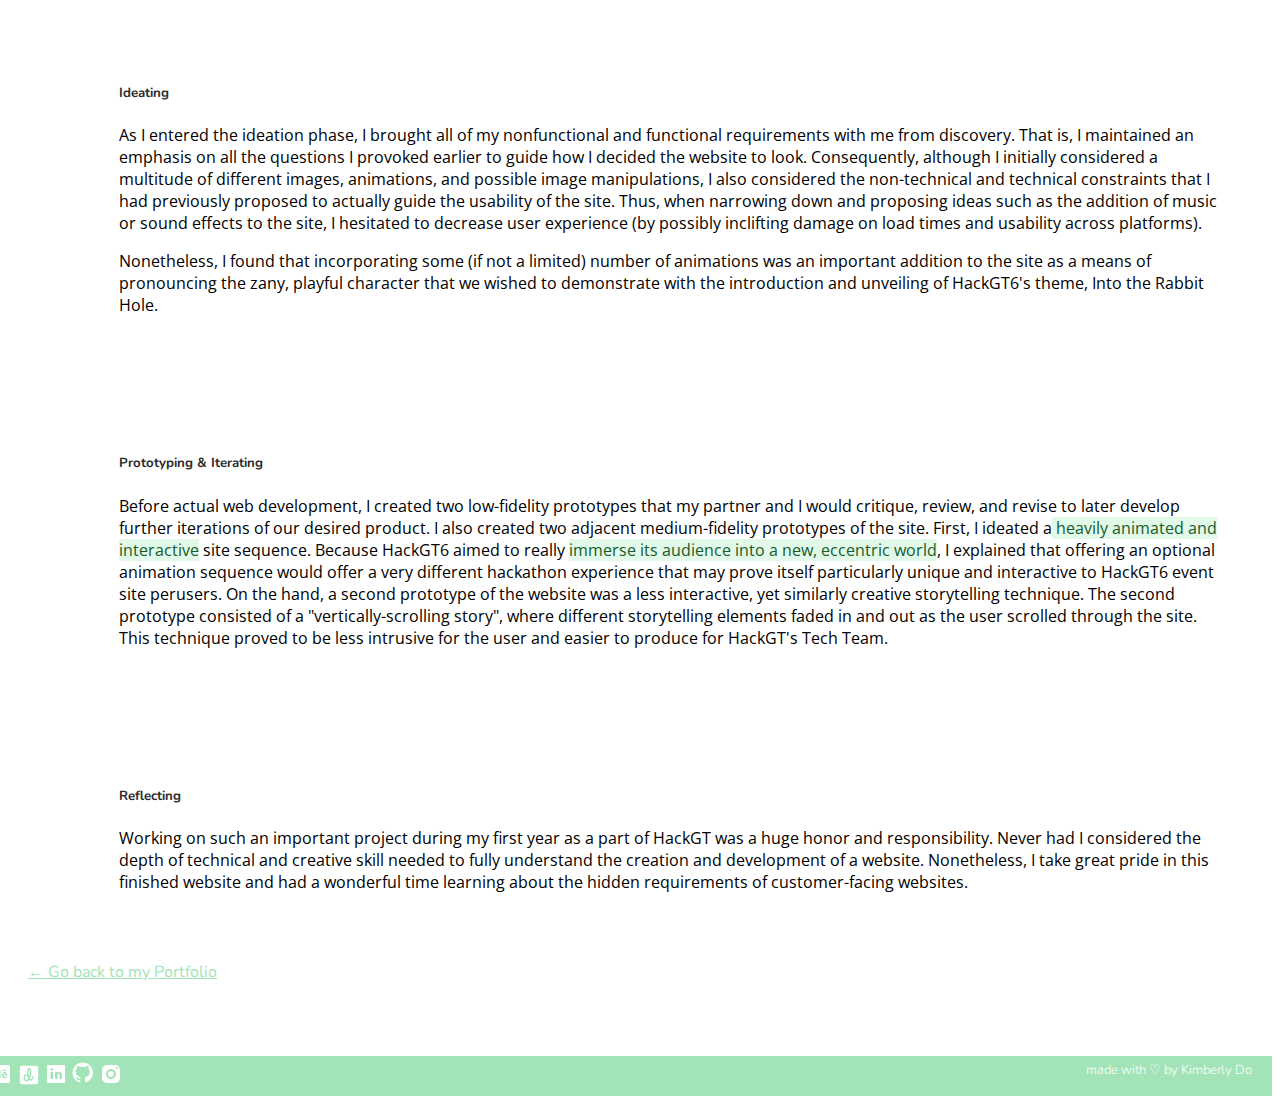
<file: hackgt6.html>
<!doctype html>
<html lang="en">
  <head>
    <!-- Global site tag (gtag.js) - Google Analytics -->
    <script async src="https://www.googletagmanager.com/gtag/js?id=UA-146892497-1"></script>
    <script>
      window.dataLayer = window.dataLayer || [];
      function gtag(){dataLayer.push(arguments);}
      gtag('js', new Date());

      gtag('config', 'UA-146892497-1');
    </script>

    <meta charset="utf-8">
    <meta name="viewport" content="width=device-width, initial-scale=1, shrink-to-fit=no">
    <meta name="description" content="Kimberly Do's Online Portfolio Website About Page">
    <meta name="keywords" content="Kimberly Do, Portfolio, UX, UI">
    <meta name="author" content="Kimberly Do">
      
    <link rel="stylesheet" href="styles.css">
    <link rel="stylesheet" href="https://stackpath.bootstrapcdn.com/bootstrap/4.1.3/css/bootstrap.min.css" integrity="sha384-MCw98/SFnGE8fJT3GXwEOngsV7Zt27NXFoaoApmYm81iuXoPkFOJwJ8ERdknLPMO" crossorigin="anonymous">
    <link href="https://fonts.googleapis.com/css?family=Nunito:400,700" rel="stylesheet">
    <link href="https://fonts.googleapis.com/css?family=Open+Sans" rel="stylesheet">
      
    <title>Kimberly Do</title>
  </head>
  <body>
      
    <div id="content" style="height: 100%;">     
    
        <nav class="navbar navbar-default navbar-expand-lg navbar-light bg-light">

          <a class="navbar-brand" href="index.html" id="highlight">
<!--            <img href="index.html" src="wacc_logo.png" width="auto" height="50" alt="W@CC">-->
              Kimberly Do <span style="font-size: 15px; letter-spacing: 1px;">・ᴗ・</span>
          </a> 
          <button class="navbar-toggler" type="button" data-toggle="collapse" data-target="#navbarSupportedContent" aria-controls="navbarSupportedContent" aria-expanded="false" aria-label="Toggle navigation">
            <span class="navbar-toggler-icon"></span>
          </button>

          <div class="collapse navbar-collapse" id="navbarSupportedContent">
            <ul class="navbar-nav mr-auto">
              <li class="nav-item active">
                <a class="nav-link" href="index.html">Home <span class="sr-only">(current)</span></a>
              </li>
              <li class="nav-item">
                <a class="nav-link" href="about.html">About</a>
              </li>
            <li class="nav-item">
                <a class="nav-link" href="https://drive.google.com/file/d/1dCm7z1tumwmjuEvSQOtCUn6tRFD7Fwjk/view?usp=sharing" target="_blank">Resume</a>
            </li>
            <li class="nav-item">
                        <a class="nav-link" href="portfolio.html">Portfolio</a>
                    </li>
<!--
              <li class="nav-item dropdown">
                <a class="nav-link dropdown-toggle" href="#" id="navbarDropdownMenuLink" data-toggle="dropdown" aria-haspopup="true" aria-expanded="false">
                  Portfolio
                </a>
                <div class="dropdown-menu" aria-labelledby="navbarDropdownMenuLink">
                  <a class="dropdown-item" href="/portfolio.html#udesign">UI/UX Design</a>
                  <a class="dropdown-item" href="/portfolio.html#wdesign">Web Design</a>
                  <a class="dropdown-item" href="/portfolio.html#gdesign">Graphic Design</a>
              <a class="dropdown-item" href="/portfolio.html#ux_design">UI/UX Design</a>
                  <a class="dropdown-item" href="/portfolio.html#web_design">Web Design</a> 
                </div>
              </li>
-->
              <li class="nav-item">
                <a class="nav-link" href="contact.html">Contact</a>

              </li>
            </ul>
          </div>
            
        </nav>
        <div id="main_content">
        <a href="portfolio.html">&#x2190; Go back to my Portfolio</a><br/>
        <div id="space"></div>
        <h2 id="highlight" style="text-align: center;">HackGT 6: Into the Rabbit Hole Website</h2>
        <div id="space"></div>
        
        <div class="card-group" id="index_card2">
            <div class="card">
<!--                <a href="https://www.cc.gatech.edu/~mhong39/index.html"><img id="img" alt="CO-OP Header Image" src="/images/coop%20img/coop_headerArtboard%201@4x.png" width="100%" height="auto" style="border: #ebebeb solid 1px;"/></a> <br/>-->
                
                <p><a href="https://2019.hack.gt/" target="_blank"><img src="images/portfolio/hackgt6.PNG" alt="HackGT 6 Website" id="img" height="auto" width="100%"/></a>
                <p class="card-text">As part of HackGT's design team, I participated in the website creation for <a href="">HackGT6: Into the Rabbit Hole</a>. Alongside <a href="http://jasonxuyang.com/">Jason Yang</a>. While we both iterated parallel prototypes for HackGT6's final event site creation, the HackGTeam settled with my prototype. The following is documentation that reflects my design process of the event site.</p>
            </div>
        </div>
            <div id="space"></div>
        <div class="card-group" id="index_card2">
            <div class="card">
                <h5 class="card-title" id="highlight">Requirements &AMP; Discovery</h5>
                <p>Beginning work on HackGT6: Into the Rabbit Hole, I came into the process with several working questions.</p>

                  <ol>
                  <li>How to maintain site integrity and reduce load times?</li>
                  <li>How to excitingly introduce/reveal the theme?</li>
                  <li>How to deliver information unobtrusively?</li>
                  <li>How to incorporate a level of "immersion"?<.li>
                  <li>How to maintain mobile responsiveness?</li>
                  <li>How to add new, multimedia features?<li>

                  <p>Working on HackGT's sixth iteration of its flagship event, I sought to encapsulate its vision of recreating the "larger than life" and truly sending HackGT (and its website) <b>into the rabbit hole</b>. Consequently, I wished to <b>incorporate multimedia or interactive elements</b> into the website; never before had HackGT experimented with these animations for its main event site, so my decision to push towards HackGT as an organization to begin experimentation with these new technological choices drove us to exciting, uncharted territories.
                </p>
            </div>
            </div>
            <div id="space"></div>
        <div class="card-group" id="index_card2">
            <div class="card">
                <h5 id="highlight">Ideating</h5>
                <p>As I entered the ideation phase, I brought all of my nonfunctional and functional requirements with me from discovery. That is, I maintained an emphasis on all the questions I provoked earlier to guide how I decided the website to look. Consequently, although I initially considered a multitude of different images, animations, and possible image manipulations, I also considered the non-technical and technical constraints that I had previously proposed to actually guide the usability of the site. Thus, when narrowing down and proposing ideas such as the addition of music or sound effects to the site, I hesitated to decrease user experience (by possibly inclifting damage on load times and usability across platforms).</p>

                <p>Nonetheless, I found that incorporating some (if not a limited) number of animations was an important addition to the site as a means of pronouncing the zany, playful character that we wished to demonstrate with the introduction and unveiling of HackGT6's theme, Into the Rabbit Hole.
                </p> 

            </div>
            </div>
        <div id="space"></div>
        <div class="card-group" id="index_card2">
            <div class="card">
                <h5 id="highlight">Prototyping & Iterating</h5>
                <p class="card-text">Before actual web development, I created two low-fidelity prototypes that my partner and I would critique, review, and revise to later develop further iterations of our desired product. I also created two adjacent medium-fidelity prototypes of the site. First, I ideated a<b> heavily animated and interactive</b> site sequence. Because HackGT6 aimed to really <b>immerse its audience into a new, eccentric world</b>, I explained that offering an optional animation sequence would offer a very different hackathon experience that may prove itself particularly unique and interactive to HackGT6 event site perusers. On the hand, a second prototype of the website was a less interactive, yet similarly creative storytelling technique. The second prototype consisted of a "vertically-scrolling story", where different storytelling elements faded in and out as the user scrolled through the site. This technique proved to be less intrusive for the user and easier to produce for HackGT's Tech Team.
</p>
            </div>
            </div>
      
        <div id="space"></div>
        <div class="card-group" id="index_card2">
            <div class="card">
                <h5 id="highlight">Reflecting</h5>
                <p class="card-text">Working on such an important project during my first year as a part of HackGT was a huge honor and responsibility. Never had I considered the depth of technical and creative skill needed to fully understand the creation and development of a website. Nonetheless, I take great pride in this finished website and had a wonderful time learning about the hidden requirements of customer-facing websites.</p>
            </div>
            </div>
            <br/><a href="portfolio.html" style="font-weight: normal; background-color: #fff;">&#x2190; Go back to my Portfolio</a>
            </div>
            
            </div>
        
        </div>
        <div id="space"></div>
      </div>
    
    <p style="float: right; overflow: auto;" id="footer">made with &#9825 by Kimberly Do

        <span style="float: left;">
            <a href="https://www.behance.net/kimberlydo0972" alt="kimberly behance"><svg xmlns="http://www.w3.org/2000/svg" x="0px" y="0px"
width="26" height="24"
viewBox="0 0 192 192"
style=" fill:#000000;"><g fill="none" fill-rule="nonzero" stroke="none" stroke-width="1" stroke-linecap="butt" stroke-linejoin="miter" stroke-miterlimit="10" stroke-dasharray="" stroke-dashoffset="0" font-family="none" font-weight="none" font-size="none" text-anchor="none" style="mix-blend-mode: normal"><path d="M0,192v-192h192v192z" fill="none"></path><g fill="#ffffff"><g id="surface1"><path d="M40,24c-8.8125,0 -16,7.1875 -16,16v112c0,8.8125 7.1875,16 16,16h112c8.8125,0 16,-7.1875 16,-16v-112c0,-8.8125 -7.1875,-16 -16,-16zM51.25,61.5h20.75c18.40625,0 21.5,11.3125 21.5,18.5c0,10.40625 -7.15625,13.6875 -8.75,14.5c1.59375,0.8125 9.75,3 9.75,15c0.8125,14.40625 -8.1875,20 -21,20h-22.25zM107.25,61.5h29.5v8h-29.5zM64.75,72.75v16.75h7.25c4.8125,0 8,-1.59375 8,-8c0,-5.59375 -2.40625,-8.75 -8,-8.75zM124.75,78.5c11.1875,0 19.25,6.34375 19.25,24.75v5.5h-27.25c0,2.40625 0.15625,11.25 9.75,11.25c6.40625,0 9.40625,-3.15625 11,-4.75l5.75,8c-0.8125,0.8125 -6.34375,7.25 -16.75,7.25c-12,0 -21.75,-6.4375 -21.75,-23.25v-4c0,-18.40625 9.59375,-24.75 20,-24.75zM123.25,88.75c-2.40625,0 -7.25,0.90625 -7.25,10.5h13.5c0,0 1.75,-10.5 -6.25,-10.5zM64.75,100v18.5h8.75c4.8125,0 7.25,-3.40625 7.25,-9c0.8125,-6.40625 -1.4375,-9.5 -6.25,-9.5z"></path></g></g></g></svg></a>
      <a href="https://dribbble.com/kimberlytdo" alt="kimberly dribbble"><svg xmlns="http://www.w3.org/2000/svg" x="0px" y="0px"
width="24" height="22"
viewBox="0 0 192 192"
style=" fill:#000000;"><g fill="none" fill-rule="nonzero" stroke="none" stroke-width="1" stroke-linecap="butt" stroke-linejoin="miter" stroke-miterlimit="10" stroke-dasharray="" stroke-dashoffset="0" font-family="none" font-weight="none" font-size="none" text-anchor="none" style="mix-blend-mode: normal"><path d="M0,192v-192h192v192z" fill="none"></path><g fill="#ffffff"><g id="surface1"><path d="M32,16c-8.8125,0 -16,7.1875 -16,16v128c0,8.8125 7.1875,16 16,16h128c8.8125,0 16,-7.1875 16,-16v-128c0,-8.8125 -7.1875,-16 -16,-16zM98,32c8.0625,0 17.75,7.84375 17.75,45.25c0,13.375 -3.90625,33.28125 -11.5,49.25c3.3125,4.5 6.46875,6.5 8.75,6.5c3.09375,-0.625 10.03125,-12.96875 13.75,-24.75c1.03125,-3.25 4.34375,-5.03125 7.5,-4c3.21875,0.9375 4.9375,4.59375 4,7.75c-3.15625,10.03125 -11.96875,33.25 -25.25,33.25c-4.1875,0 -9.625,-2.03125 -15,-7.5c-6.09375,8.53125 -13.8125,14.25 -22.75,14.25c-18.90625,0 -27.25,-17.21875 -27.25,-32c0,-15.71875 8.03125,-30.5 25.5,-30.5c2.9375,0 5.625,0.625 8,1.5c-0.3125,-4.5 -0.5,-9.375 -0.5,-14.5c0,-0.46875 0,-44.5 17,-44.5zM98.5,45c-2.53125,4.4375 -5.5,17.59375 -5.5,31.5c0,15.03125 1.71875,26.625 4.25,35.25c3.875,-11.0625 6.5,-23.6875 6.5,-34.5c0,-20.40625 -3.34375,-29.40625 -5.25,-32.25zM71.25,101.75c-10.8125,2.15625 -11,19.6875 -11,20.5c0,5.28125 1.3125,17.5 15,17.5c5.28125,0 10.65625,-5 15.25,-12.75c-2.78125,-5.375 -5.34375,-12.03125 -7,-20.5c-0.40625,-0.25 -0.75,-0.6875 -1,-1c0,0 -3.875,-3.75 -9,-3.75c-0.8125,0 -1.53125,-0.15625 -2.25,0z"></path></g></g></g></svg></a>
      <a href="https://www.linkedin.com/in/kimberlytdo/" alt="kimberly linkedin"><svg xmlns="http://www.w3.org/2000/svg" x="0px" y="0px"
width="24" height="24"
viewBox="0 0 192 192"
style=" fill:#000000;"><g fill="none" fill-rule="nonzero" stroke="none" stroke-width="1" stroke-linecap="butt" stroke-linejoin="miter" stroke-miterlimit="10" stroke-dasharray="" stroke-dashoffset="0" font-family="none" font-weight="none" font-size="none" text-anchor="none" style="mix-blend-mode: normal"><path d="M0,192v-192h192v192z" fill="none"></path><g fill="#ffffff"><path d="M168,24h-144v144h144zM72,136h-20.184v-56h20.184zM61.552,69.736c-6.168,0 -10.288,-4.112 -10.288,-9.6c0,-5.488 4.112,-9.6 10.968,-9.6c6.168,0 10.288,4.112 10.288,9.6c0,5.488 -4.112,9.6 -10.968,9.6zM144,136h-19.536v-30.608c0,-8.464 -5.208,-10.416 -7.16,-10.416c-1.952,0 -8.464,1.304 -8.464,10.416c0,1.304 0,30.608 0,30.608h-20.184v-56h20.184v7.816c2.6,-4.56 7.808,-7.816 17.576,-7.816c9.768,0 17.584,7.816 17.584,25.392z"></path></g></g></svg></a>
    <a href="https://github.com/kimberlytdo" alt="kimberly github">
        <svg xmlns="http://www.w3.org/2000/svg" x="0px" y="0px"
width="25" height="25"
viewBox="0 0 192 192"
style=" fill:#000000;"><g fill="none" fill-rule="nonzero" stroke="none" stroke-width="1" stroke-linecap="butt" stroke-linejoin="miter" stroke-miterlimit="10" stroke-dasharray="" stroke-dashoffset="0" font-family="none" font-weight="none" font-size="none" text-anchor="none" style="mix-blend-mode: normal"><path d="M0,192v-192h192v192z" fill="none"></path><g fill="#ffffff"><g id="surface1"><path d="M90,12c-43.07813,0 -78,34.875 -78,77.85937c0,34.40626 22.35937,63.60938 53.34376,73.92188c3.89062,0.70312 6.65624,-3.28126 6.65624,-6.28126c0,-1.82813 0.04687,-4.03124 0,-10.5c-21.70313,4.6875 -28.5,-10.5 -28.5,-10.5c-3.5625,-9 -7.875,-11.57813 -7.875,-11.57813c-7.07813,-4.82812 0.51563,-4.6875 0.51563,-4.6875c7.82813,0.51563 11.85937,7.26563 11.85937,7.26563c6,10.5 19.54687,9.46876 24,7.5c0,-4.78124 0.51563,-8.25 1.82813,-10.45313c-24.51563,-4.3125 -37.875,-18.46874 -37.82813,-38.0625c0.04687,-11.57812 4.03126,-20.57812 10.5,-27.23437c-2.8125,-3.5625 -4.73437,-15.75 1.03126,-23.25c14.48437,0 23.10937,10.45313 23.10937,10.45313c0,0 6.79687,-2.95313 19.3125,-2.95313c12.5625,0 19.3125,2.8125 19.3125,2.8125c0,0 8.67187,-10.3125 23.15624,-10.3125c5.76563,7.5 3.84376,19.6875 1.59376,23.01563c6.1875,6.51563 9.98437,15.51563 9.98437,27.46874c0,19.59376 -13.3125,33.75 -37.78124,38.01563c1.54687,2.34376 1.78124,5.625 1.78124,10.5c0,10.40626 0,19.92187 0,22.5c0,3 2.71876,7.03126 6.70313,6.28126c30.98437,-10.35938 53.29687,-39.51563 53.29687,-73.92188c0,-42.98437 -34.92187,-77.85937 -78,-77.85937z"></path></g></g></g></svg></a>
      <a href="https://www.instagram.com/kimberlytdo/" alt="kimberly instagram"><svg xmlns="http://www.w3.org/2000/svg" x="0px" y="0px"
width="24" height="24"
viewBox="0 0 192 192"
style=" fill:#000000;"><g fill="none" fill-rule="nonzero" stroke="none" stroke-width="1" stroke-linecap="butt" stroke-linejoin="miter" stroke-miterlimit="10" stroke-dasharray="" stroke-dashoffset="0" font-family="none" font-weight="none" font-size="none" text-anchor="none" style="mix-blend-mode: normal"><path d="M0,192v-192h192v192z" fill="none"></path><g fill="#ffffff"><path d="M64,24c-22.088,0 -40,17.912 -40,40v64c0,22.088 17.912,40 40,40h64c22.088,0 40,-17.912 40,-40v-64c0,-22.088 -17.912,-40 -40,-40zM144,40c4.416,0 8,3.584 8,8c0,4.416 -3.584,8 -8,8c-4.416,0 -8,-3.584 -8,-8c0,-4.416 3.584,-8 8,-8zM96,56c22.088,0 40,17.912 40,40c0,22.088 -17.912,40 -40,40c-22.088,0 -40,-17.912 -40,-40c0,-22.088 17.912,-40 40,-40zM96,72c-13.25483,0 -24,10.74517 -24,24c0,13.25483 10.74517,24 24,24c13.25483,0 24,-10.74517 24,-24c0,-13.25483 -10.74517,-24 -24,-24z"></path></g></g></svg></a>
</span>
    </p>
        
    <script src="https://code.jquery.com/jquery-3.3.1.slim.min.js" integrity="sha384-q8i/X+965DzO0rT7abK41JStQIAqVgRVzpbzo5smXKp4YfRvH+8abtTE1Pi6jizo" crossorigin="anonymous"></script>
      
    <script src="https://cdnjs.cloudflare.com/ajax/libs/popper.js/1.14.3/umd/popper.min.js" integrity="sha384-ZMP7rVo3mIykV+2+9J3UJ46jBk0WLaUAdn689aCwoqbBJiSnjAK/l8WvCWPIPm49" crossorigin="anonymous"></script>
      
    <script src="https://stackpath.bootstrapcdn.com/bootstrap/4.1.3/js/bootstrap.min.js" integrity="sha384-ChfqqxuZUCnJSK3+MXmPNIyE6ZbWh2IMqE241rYiqJxyMiZ6OW/JmZQ5stwEULTy" crossorigin="anonymous"></script>
      
    <script>
    $(document).ready(function(){
      // Add smooth scrolling to all links
      $("a").on('click', function(event) {

        // Make sure this.hash has a value before overriding default behavior
        if (this.hash !== "") {
          // Prevent default anchor click behavior
          event.preventDefault();

          // Store hash
          var hash = this.hash;

          // Using jQuery's animate() method to add smooth page scroll
          // The optional number (800) specifies the number of milliseconds it takes to scroll to the specified area
          $('html, body').animate({
            scrollTop: $(hash).offset().top
          }, 800, function(){

            // Add hash (#) to URL when done scrolling (default click behavior)
            window.location.hash = hash;
          });
        } // End if
      });
    });
    </script>
      
  </body>
</html>
</file>
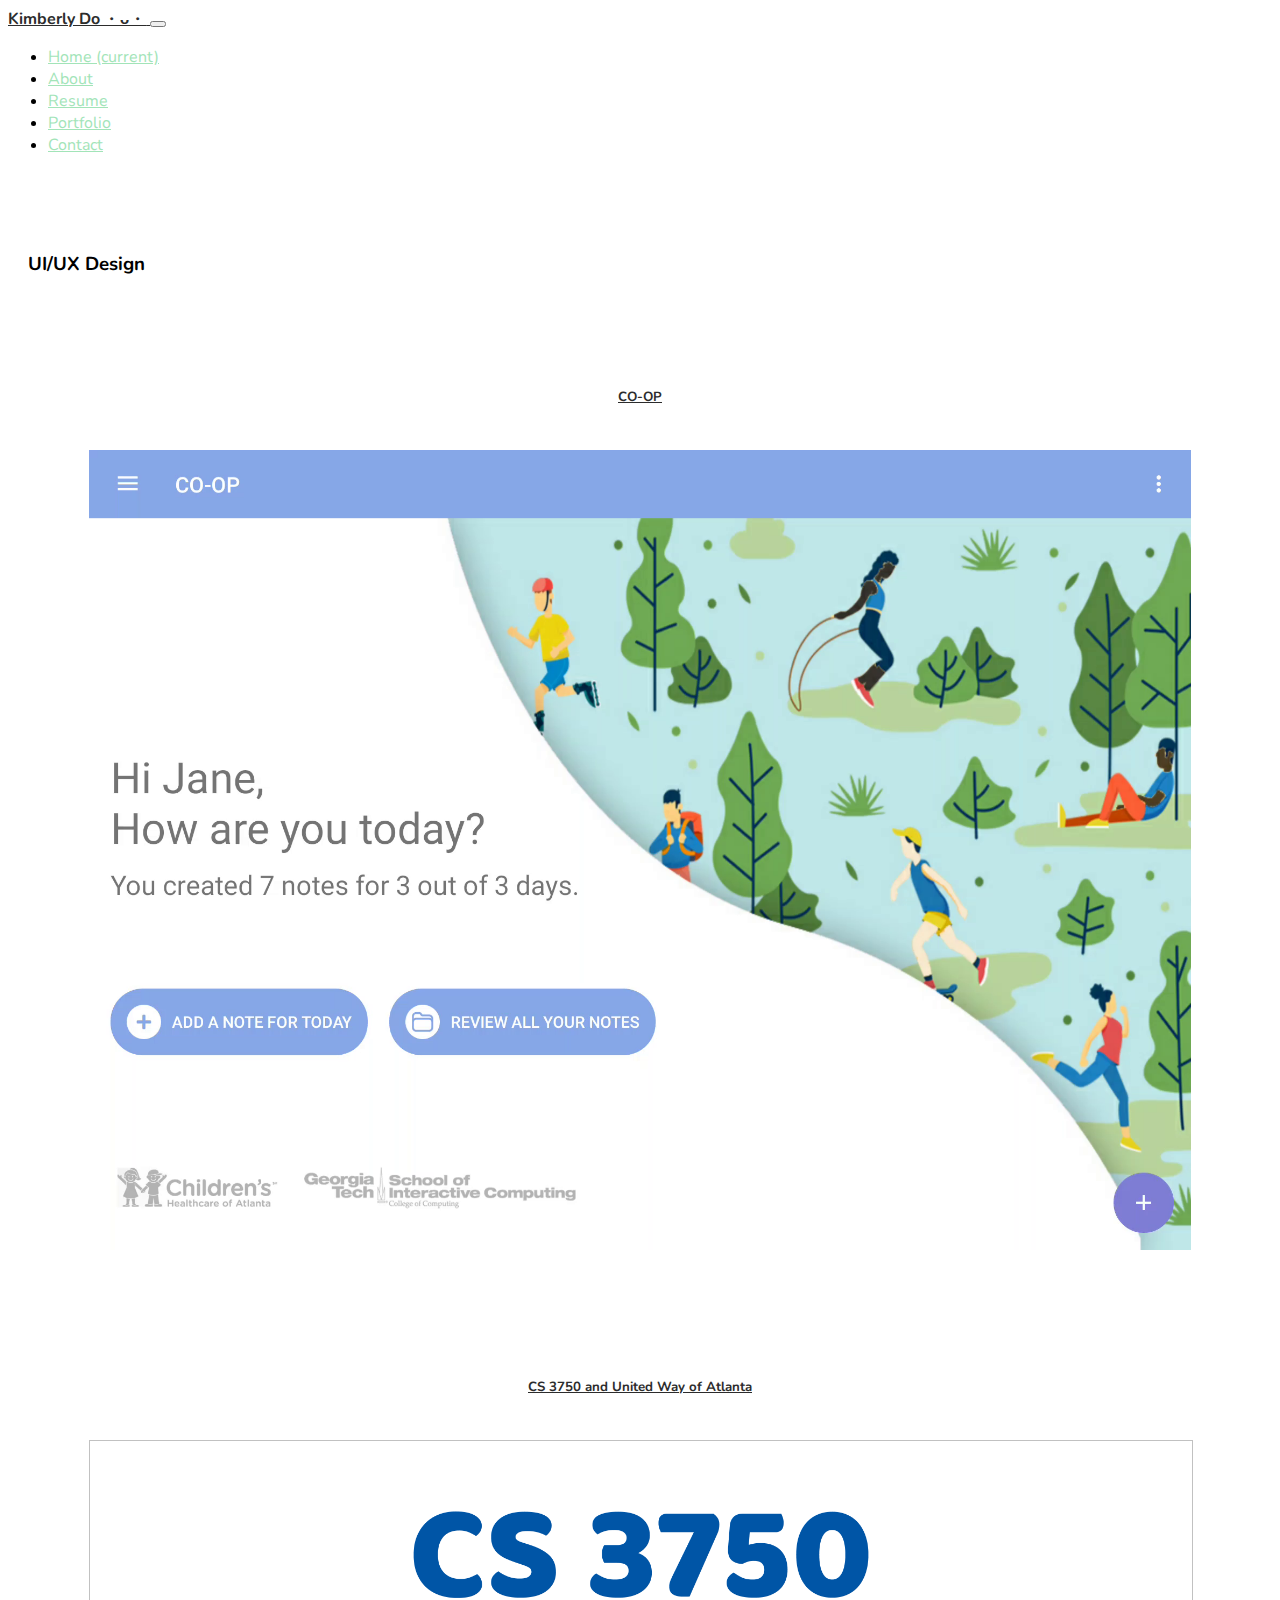
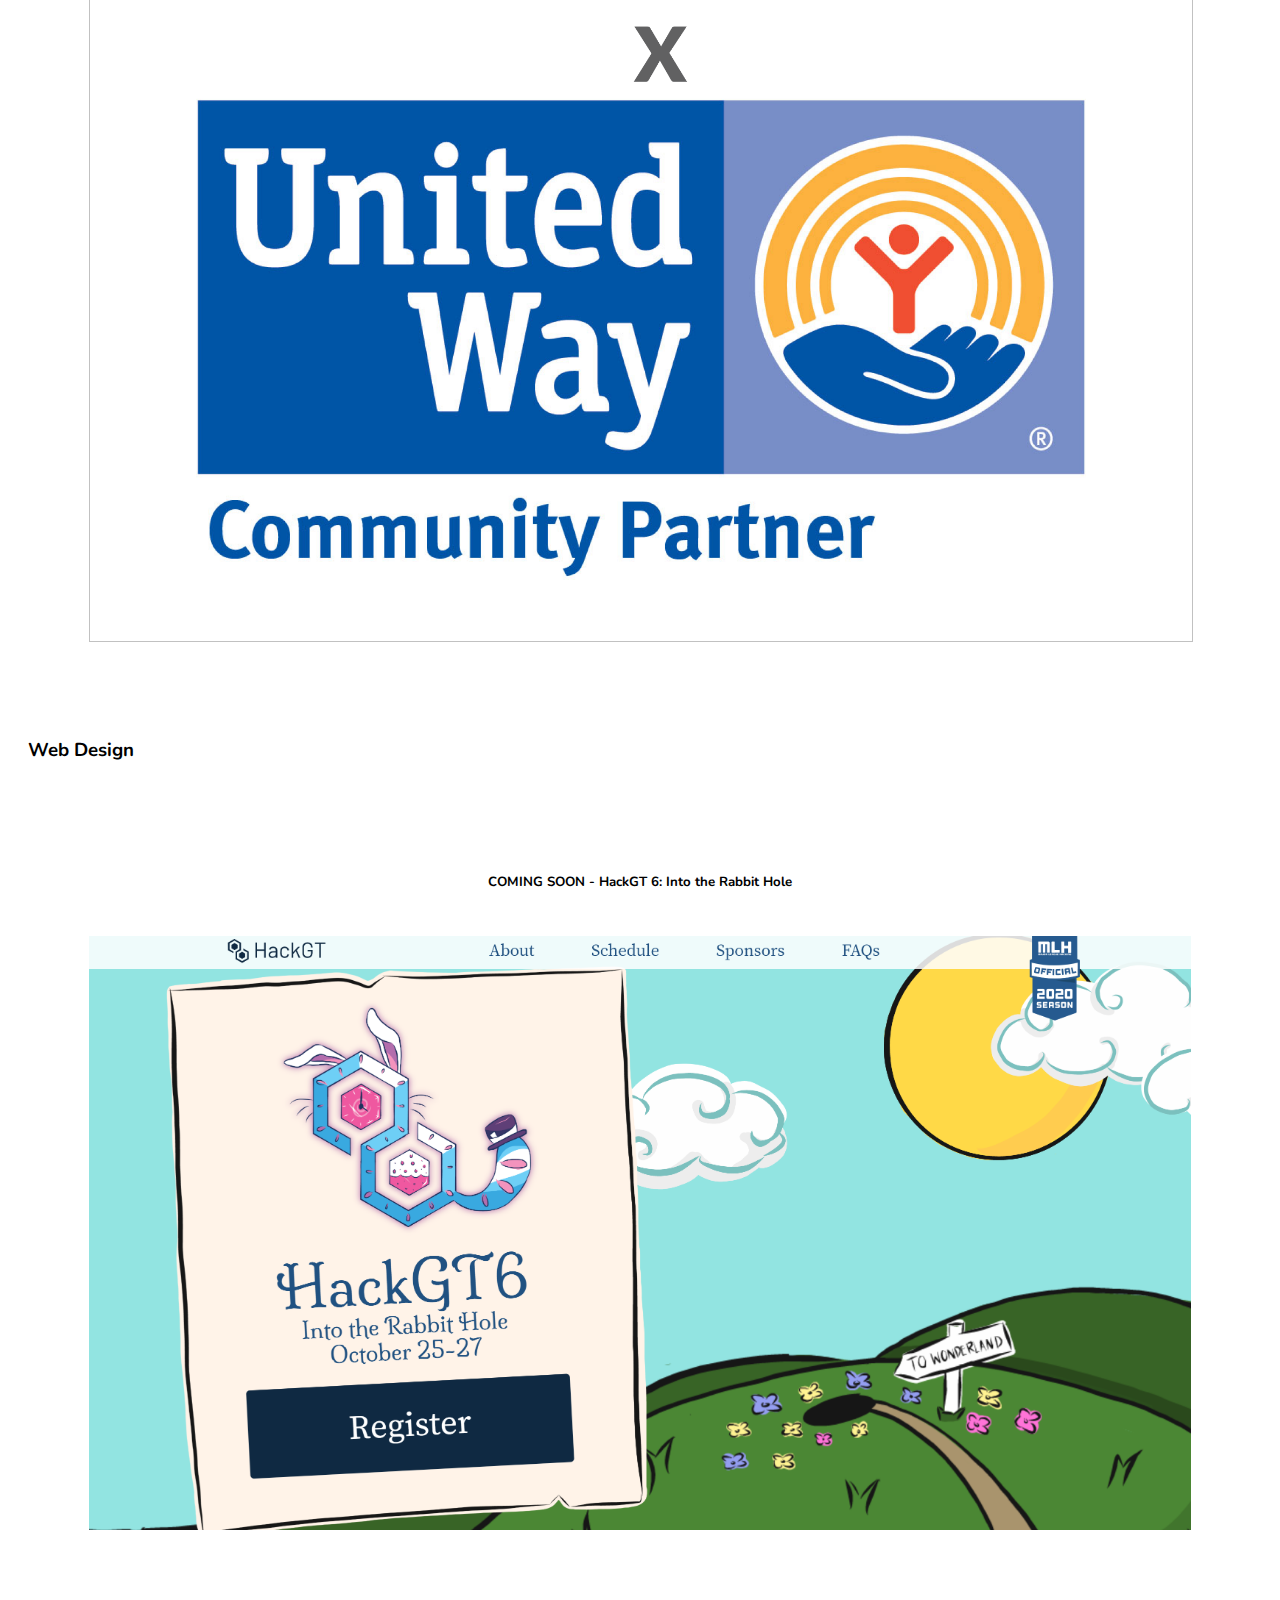
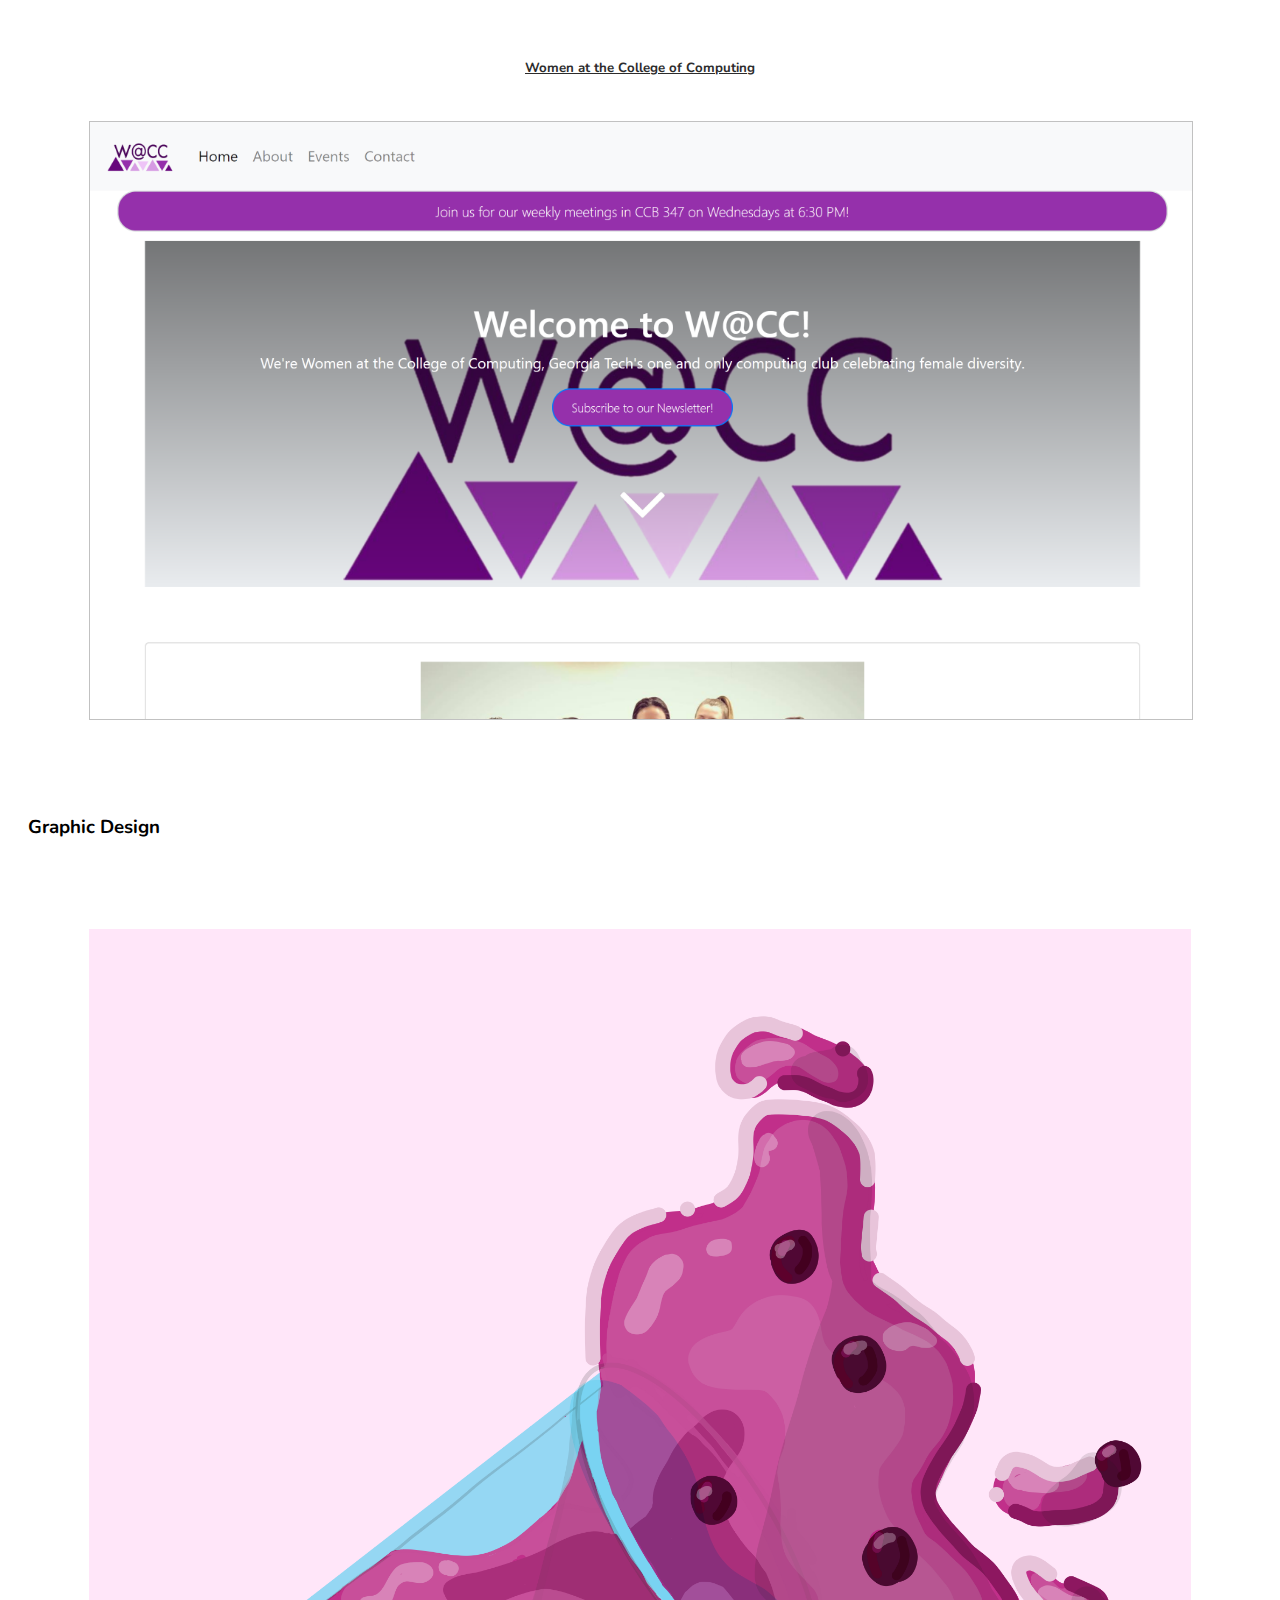
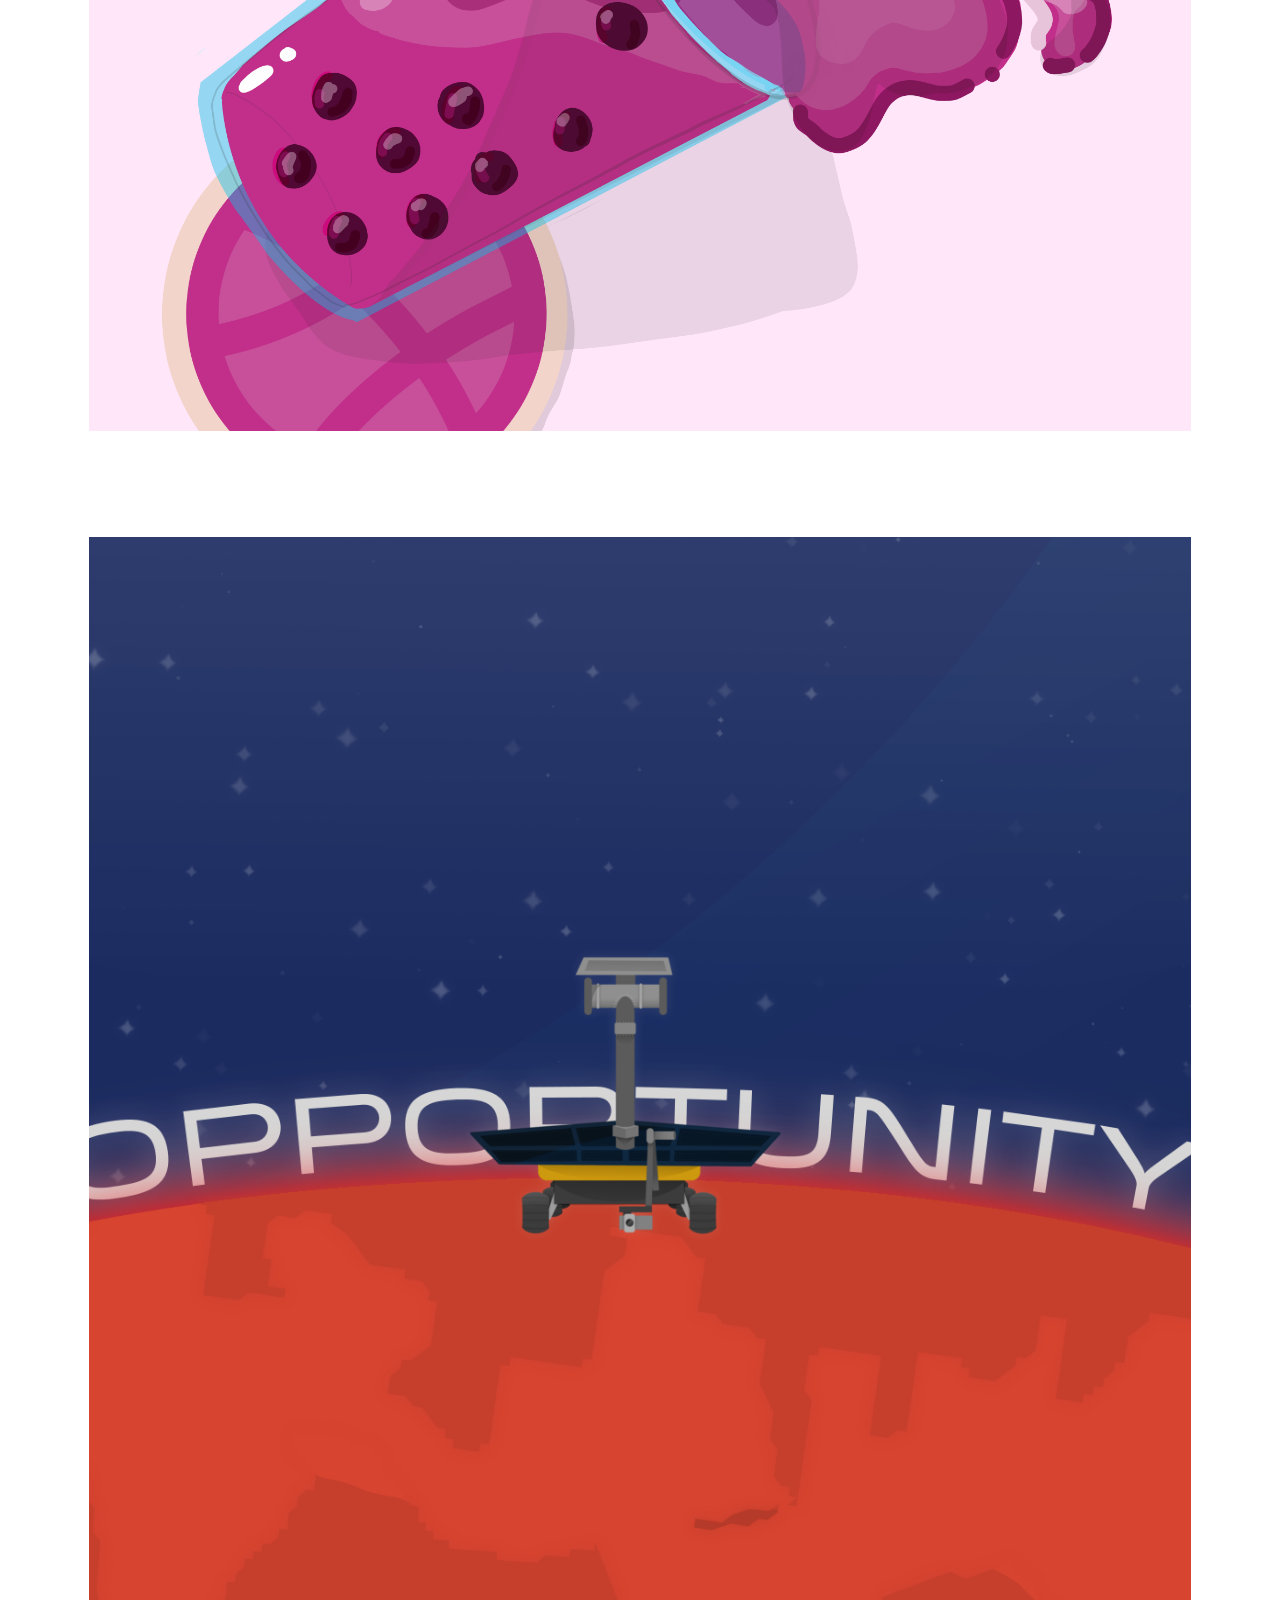
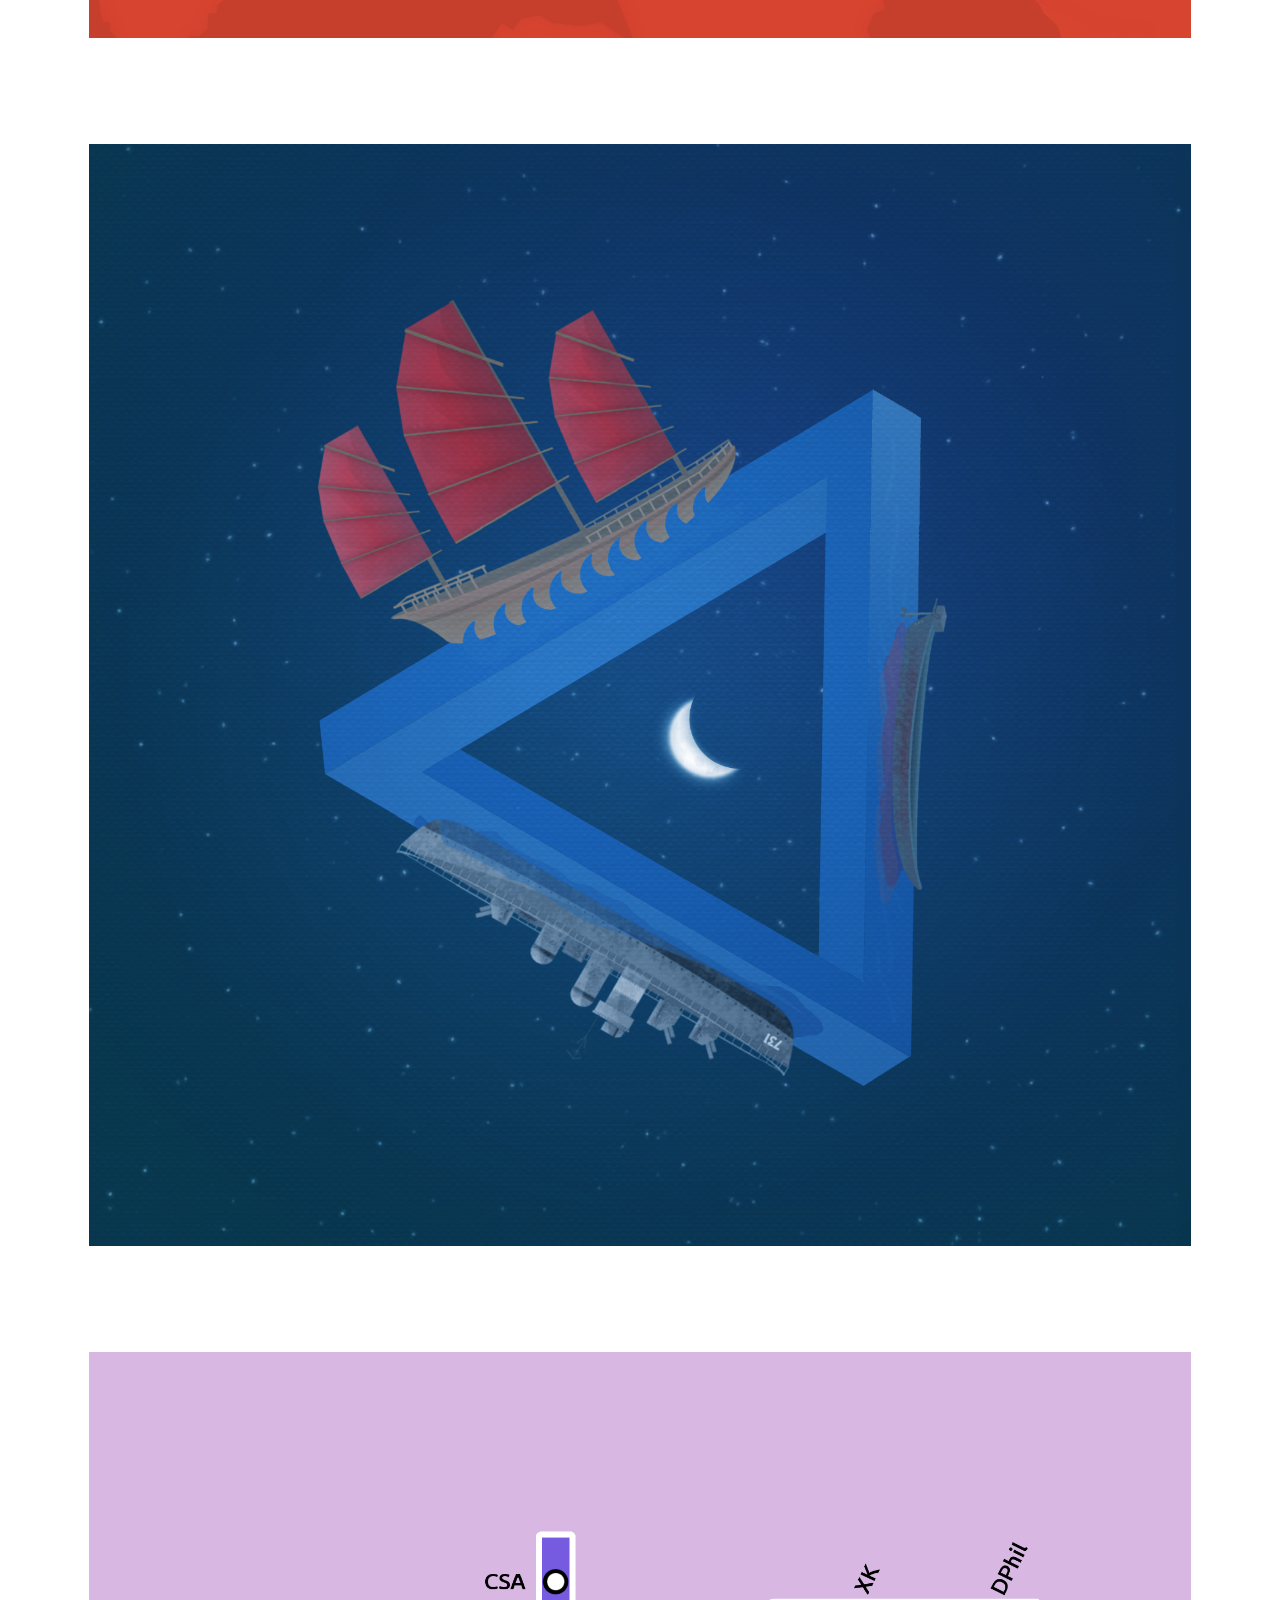
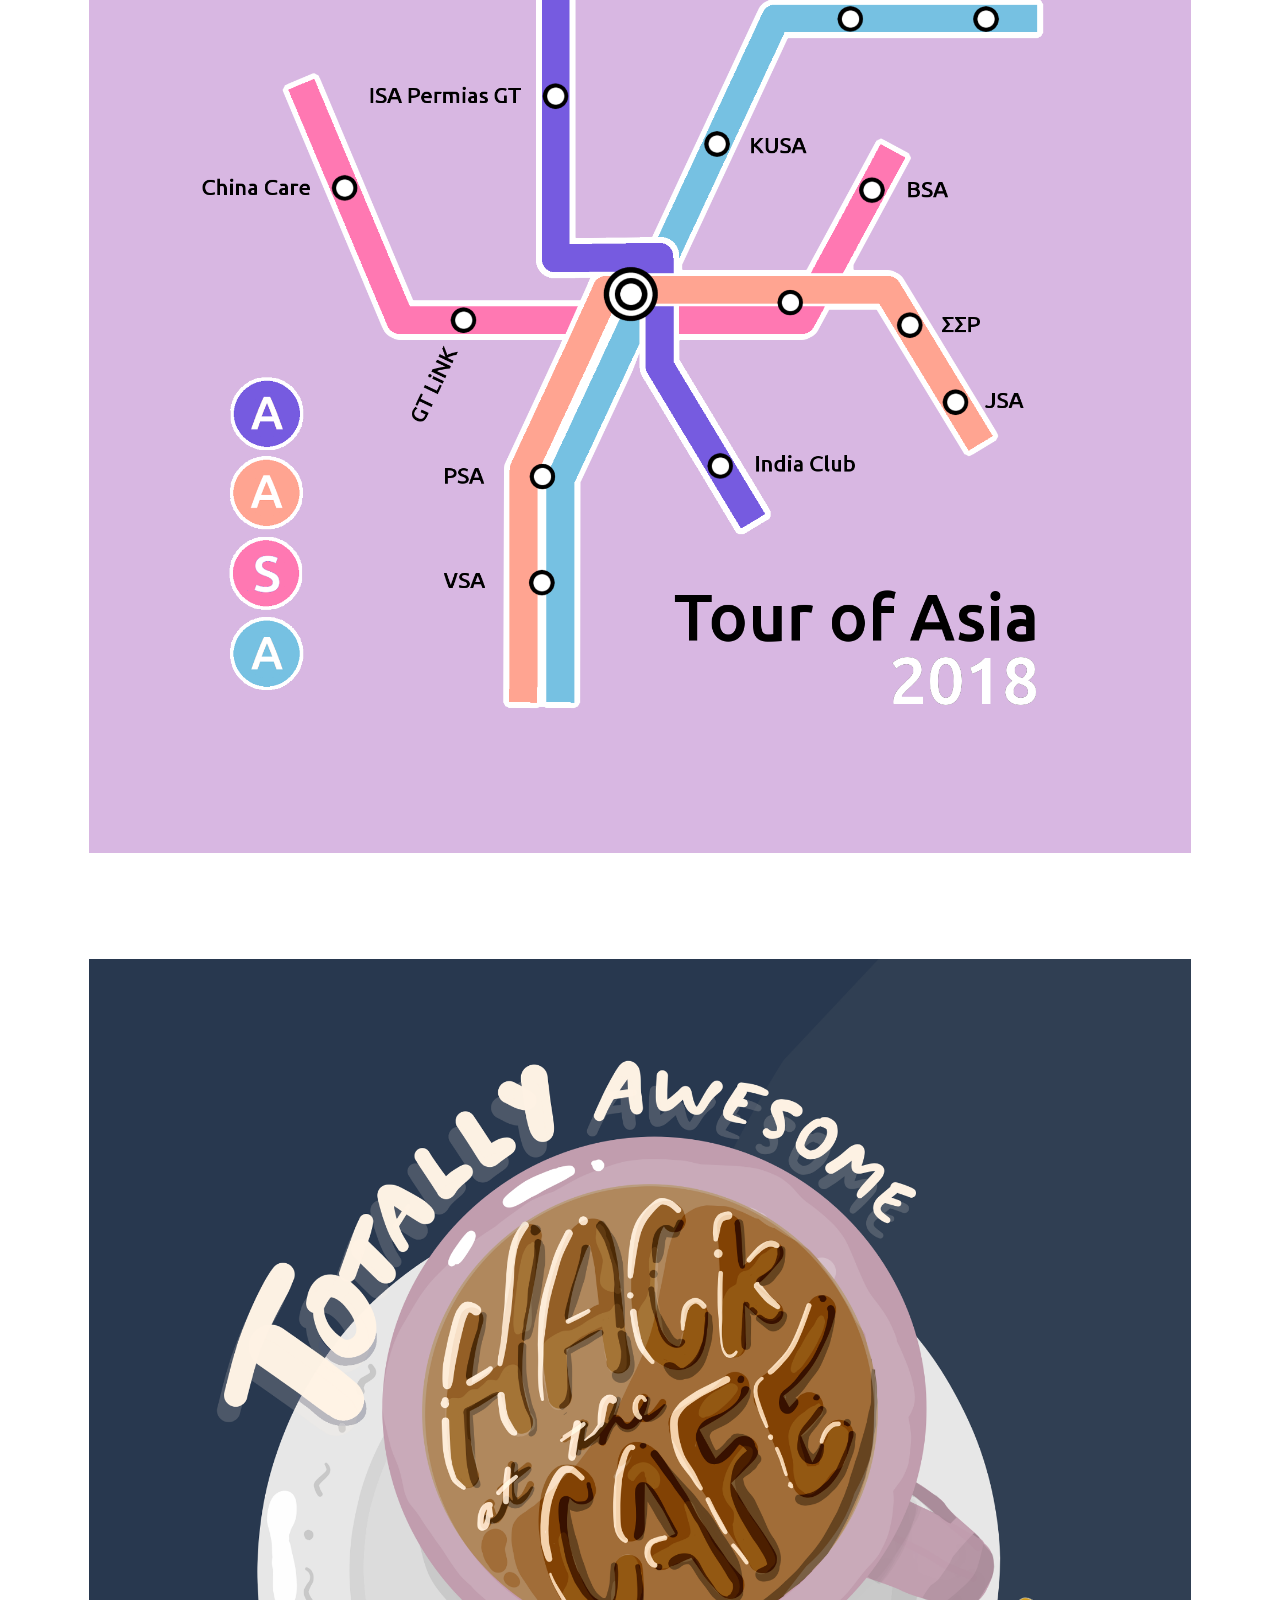
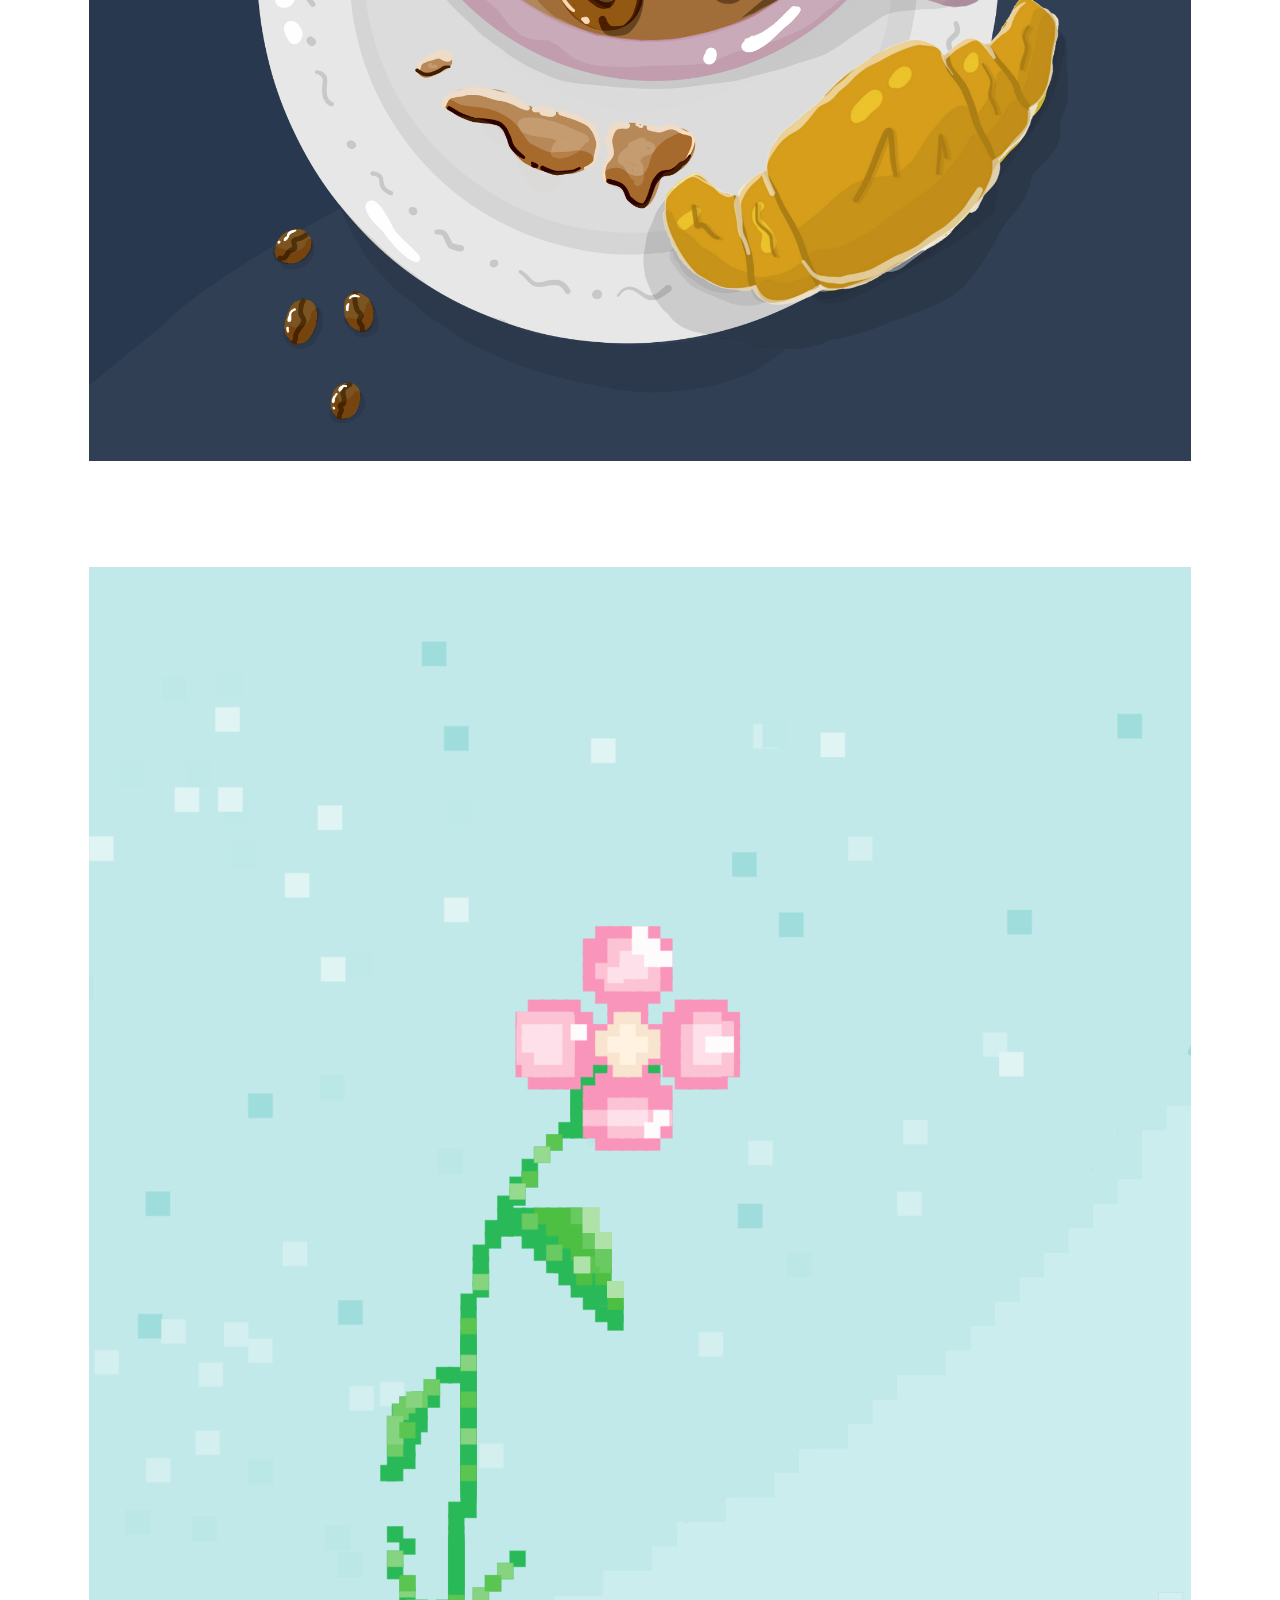
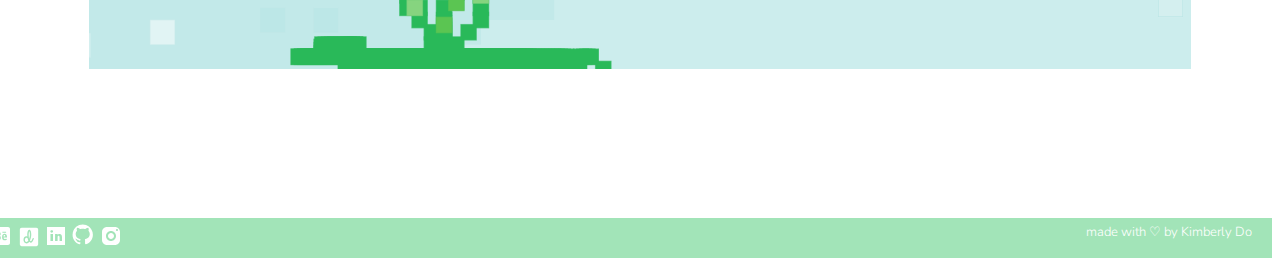
<file: portfolio.html>
<!doctype html>
<html lang="en">

<head>
    <meta charset="utf-8">
    <meta name="viewport" content="width=device-width, initial-scale=1, shrink-to-fit=no">
    <meta name="description" content="Kimberly Do's Online Portfolio Website Portfolio">
    <meta name="keywords" content="Kimberly Do, Portfolio, UX, UI">
    <meta name="author" content="Kimberly Do">

    <link rel="stylesheet" href="styles.css">
    <link rel="stylesheet" href="https://stackpath.bootstrapcdn.com/bootstrap/4.1.3/css/bootstrap.min.css" integrity="sha384-MCw98/SFnGE8fJT3GXwEOngsV7Zt27NXFoaoApmYm81iuXoPkFOJwJ8ERdknLPMO" crossorigin="anonymous">
    <link href="https://fonts.googleapis.com/css?family=Nunito:400,700" rel="stylesheet">
    <link href="https://fonts.googleapis.com/css?family=Open+Sans" rel="stylesheet">

    <title>Kimberly Do: About Me</title>
</head>

<body>

    <div id="content" style="height: 100%;">

        <nav class="navbar navbar-default navbar-expand-lg navbar-light bg-light">

            <a class="navbar-brand" href="index.html" id="highlight">
                <!--            <img href="index.html" src="wacc_logo.png" width="auto" height="50" alt="W@CC">-->
                Kimberly Do <span style="font-size: 15px; letter-spacing: 1px;">・ᴗ・</span>
            </a>
            <button class="navbar-toggler" type="button" data-toggle="collapse" data-target="#navbarSupportedContent" aria-controls="navbarSupportedContent" aria-expanded="false" aria-label="Toggle navigation">
                <span class="navbar-toggler-icon"></span>
            </button>

            <div class="collapse navbar-collapse" id="navbarSupportedContent">
                <ul class="navbar-nav mr-auto">
                    <li class="nav-item active">
                        <a class="nav-link" href="index.html">Home <span class="sr-only">(current)</span></a>
                    </li>
                    <li class="nav-item">
                        <a class="nav-link" href="about.html">About</a>
                    </li>
                    <li class="nav-item">
                        <a class="nav-link" href="https://drive.google.com/file/d/1-ySZqGjqIPR8QSFkDC2_9Jna5godPT8-/view?usp=sharing" target="_blank">Resume</a>
                    </li>
                    <li class="nav-item">
                        <a class="nav-link" href="portfolio.html">Portfolio</a>
                    </li>
                    <!--
                    <li class="nav-item dropdown">
                        <a class="nav-link dropdown-toggle" href="#" id="navbarDropdownMenuLink" data-toggle="dropdown" aria-haspopup="true" aria-expanded="false">
                  Portfolio
                </a>
                        <div class="dropdown-menu" aria-labelledby="navbarDropdownMenuLink">
                            <a class="dropdown-item" href="#udesign">UI/UX Design</a>
                            <a class="dropdown-item" href="#wdesign">Web Design</a>
                            <a class="dropdown-item" href="#gdesign">Graphic Design</a>
                        </div>
                    </li>
-->
                    <li class="nav-item">
                        <a class="nav-link" href="contact.html">Contact</a>
                    </li>
                </ul>
            </div>

        </nav>
        <div id="main_content">
            <div id="space"></div>

            <h3 id="udesign" class="sub-title" name="udesign">UI/UX Design</h3>
            <div id="space"></div>
            <div class="card-group">
                <div class="card" id="index_card1">
                    <a href="co-op.html" style="color: #2c2c2c;"><h5 style="text-align: center;">CO-OP</h5></a>
                    <br/>
                    <a href="co-op.html"><img src="/images/portfolio/co-op.png" height="auto" width="100%" alt="CO-OP" id="img" /></a>
                </div>

                <div id="space"></div>

                <div class="card" id="index_card1">
                    <a href="cs3750.html" style="color: #2c2c2c;"><h5 style="text-align: center;">CS 3750 and United Way of Atlanta</h5></a>
                    <br/>
                    <a href="cs3750.html"><img src="/images/portfolio/uwArtboard%201@4x.png" height="auto" width="100%" alt="CS 3750 and United Way" id="img" style="border: 1px #c1c1c1 solid;" /></a>

                </div>
            </div>

            <div id="space">
                <a id="wdesign"></a>
            </div>

            <h3 class="sub-title" name="wdesign" id="wdesign">Web Design</h3>
            <div id="space"></div>
            <div class="card-group">
                <div class="card" id="index_card1">
                    <h5 style="text-align: center;">COMING SOON - HackGT 6: Into the Rabbit Hole</h5>
                    <br/>
                    <img src="/images/portfolio/hackgt6.PNG" height="auto" width="100%" alt="HackGT 6 Website" id="img" />
                </div>

                <div id="space"></div>

                <div class="card" id="index_card1">
                    <a href="wacc.html" style="color: #2c2c2c;"><h5 style="text-align: center;">Women at the College of Computing</h5></a>
                    <br/>
                    <a href="wacc.html"><img src="/images/portfolio/waccgt.PNG" height="auto" width="100%" alt="Women at the College of Computing" id="img" style="border: 1px #c1c1c1 solid;" /></a>
                </div>
            </div>
            <div id="space"></div>
            <!--        <h2 id="highlight" style="text-align: center;">I'm not ready to post my work yet. Please stay tuned! <br><br> In the meantime, you can check out my work on Behance.</h2><br><a href="https://behance.net/kimberlydo0972" class="btn btn-primary" id="btn">Look at my Behance</a>-->

            <h3 id="gdesign" class="sub-title" name="gdesign">Graphic Design</h3>
            <div id="space"></div>
            <div class="card-group">
                <div class="card" id="index_card1">
                    <a href="https://dribbble.com/shots/6956705-Hello-Dribbble"><img src="/images/portfolio/Boba_unedit.png" height="auto" width="100%" alt="boba tea" id="img" /></a>
                </div>

                <div id="space"></div>

                <div class="card" id="index_card1">
                    <a href="https://www.behance.net/gallery/64725473/Escape-Velocity"><img src="/images/portfolio/Opportunity.png" height="auto" width="100%" alt="opportunity" id="img" /></a>
                </div>
            </div>

            <div id="space"></div>

            <div class="card-group">
                <div class="card" id="index_card1">
                    <a href="https://www.behance.net/gallery/64937651/Tuong-Niem-Thuyen-Nhan"><img src="/images/portfolio/Tuong%20Niem%20Thuyen%20Nhan%20In%20Memorial%20of%20the%20Vietnamese%20Boat%20People.png" height="auto" width="100%" alt="Vietnamese boats" id="img" /></a>
                </div>

                <div id="space"></div>

                <div class="card" id="index_card1">
                    <a href="https://www.behance.net/gallery/77369283/Tour-of-Asia-2018"><img src="/images/portfolio/ToaMetro2.png" height="auto" width="100%" alt="Tour of Asia 2018" id="img" /></a>
                </div>
            </div>

            <div id="space"></div>

            <div class="card-group">
                <div class="card" id="index_card1">
                    <img src="/images/portfolio/Totally%20Awesome%20Hack%20F1.png" height="auto" width="100%" alt="Hackathon Poster of Coffee" id="img" />
                </div>

                <div id="space"></div>

                <div class="card" id="index_card1">
                    <a href="https://dribbble.com/shots/6965772-Pixel-Flower"><img src="/images/portfolio/PixelFlower.png" height="auto" width="100%" alt="Pixelated Flower" id="img" /></a>
                </div>
            </div>

        </div>

        <div id="space"></div>
        <div id="space"></div>

        <p style="float: right; overflow: auto;" id="footer">made with &#9825 by Kimberly Do

            <span style="float: left;">
            <a href="https://www.behance.net/kimberlydo0972" alt="kimberly behance"><svg xmlns="http://www.w3.org/2000/svg" x="0px" y="0px"
width="26" height="24"
viewBox="0 0 192 192"
style=" fill:#000000;"><g fill="none" fill-rule="nonzero" stroke="none" stroke-width="1" stroke-linecap="butt" stroke-linejoin="miter" stroke-miterlimit="10" stroke-dasharray="" stroke-dashoffset="0" font-family="none" font-weight="none" font-size="none" text-anchor="none" style="mix-blend-mode: normal"><path d="M0,192v-192h192v192z" fill="none"></path><g fill="#ffffff"><g id="surface1"><path d="M40,24c-8.8125,0 -16,7.1875 -16,16v112c0,8.8125 7.1875,16 16,16h112c8.8125,0 16,-7.1875 16,-16v-112c0,-8.8125 -7.1875,-16 -16,-16zM51.25,61.5h20.75c18.40625,0 21.5,11.3125 21.5,18.5c0,10.40625 -7.15625,13.6875 -8.75,14.5c1.59375,0.8125 9.75,3 9.75,15c0.8125,14.40625 -8.1875,20 -21,20h-22.25zM107.25,61.5h29.5v8h-29.5zM64.75,72.75v16.75h7.25c4.8125,0 8,-1.59375 8,-8c0,-5.59375 -2.40625,-8.75 -8,-8.75zM124.75,78.5c11.1875,0 19.25,6.34375 19.25,24.75v5.5h-27.25c0,2.40625 0.15625,11.25 9.75,11.25c6.40625,0 9.40625,-3.15625 11,-4.75l5.75,8c-0.8125,0.8125 -6.34375,7.25 -16.75,7.25c-12,0 -21.75,-6.4375 -21.75,-23.25v-4c0,-18.40625 9.59375,-24.75 20,-24.75zM123.25,88.75c-2.40625,0 -7.25,0.90625 -7.25,10.5h13.5c0,0 1.75,-10.5 -6.25,-10.5zM64.75,100v18.5h8.75c4.8125,0 7.25,-3.40625 7.25,-9c0.8125,-6.40625 -1.4375,-9.5 -6.25,-9.5z"></path></g></g></g></svg></a>
      <a href="https://dribbble.com/kimberlytdo" alt="kimberly dribbble"><svg xmlns="http://www.w3.org/2000/svg" x="0px" y="0px"
width="24" height="22"
viewBox="0 0 192 192"
style=" fill:#000000;"><g fill="none" fill-rule="nonzero" stroke="none" stroke-width="1" stroke-linecap="butt" stroke-linejoin="miter" stroke-miterlimit="10" stroke-dasharray="" stroke-dashoffset="0" font-family="none" font-weight="none" font-size="none" text-anchor="none" style="mix-blend-mode: normal"><path d="M0,192v-192h192v192z" fill="none"></path><g fill="#ffffff"><g id="surface1"><path d="M32,16c-8.8125,0 -16,7.1875 -16,16v128c0,8.8125 7.1875,16 16,16h128c8.8125,0 16,-7.1875 16,-16v-128c0,-8.8125 -7.1875,-16 -16,-16zM98,32c8.0625,0 17.75,7.84375 17.75,45.25c0,13.375 -3.90625,33.28125 -11.5,49.25c3.3125,4.5 6.46875,6.5 8.75,6.5c3.09375,-0.625 10.03125,-12.96875 13.75,-24.75c1.03125,-3.25 4.34375,-5.03125 7.5,-4c3.21875,0.9375 4.9375,4.59375 4,7.75c-3.15625,10.03125 -11.96875,33.25 -25.25,33.25c-4.1875,0 -9.625,-2.03125 -15,-7.5c-6.09375,8.53125 -13.8125,14.25 -22.75,14.25c-18.90625,0 -27.25,-17.21875 -27.25,-32c0,-15.71875 8.03125,-30.5 25.5,-30.5c2.9375,0 5.625,0.625 8,1.5c-0.3125,-4.5 -0.5,-9.375 -0.5,-14.5c0,-0.46875 0,-44.5 17,-44.5zM98.5,45c-2.53125,4.4375 -5.5,17.59375 -5.5,31.5c0,15.03125 1.71875,26.625 4.25,35.25c3.875,-11.0625 6.5,-23.6875 6.5,-34.5c0,-20.40625 -3.34375,-29.40625 -5.25,-32.25zM71.25,101.75c-10.8125,2.15625 -11,19.6875 -11,20.5c0,5.28125 1.3125,17.5 15,17.5c5.28125,0 10.65625,-5 15.25,-12.75c-2.78125,-5.375 -5.34375,-12.03125 -7,-20.5c-0.40625,-0.25 -0.75,-0.6875 -1,-1c0,0 -3.875,-3.75 -9,-3.75c-0.8125,0 -1.53125,-0.15625 -2.25,0z"></path></g></g></g></svg></a>
      <a href="https://www.linkedin.com/in/kimberlytdo/" alt="kimberly linkedin"><svg xmlns="http://www.w3.org/2000/svg" x="0px" y="0px"
width="24" height="24"
viewBox="0 0 192 192"
style=" fill:#000000;"><g fill="none" fill-rule="nonzero" stroke="none" stroke-width="1" stroke-linecap="butt" stroke-linejoin="miter" stroke-miterlimit="10" stroke-dasharray="" stroke-dashoffset="0" font-family="none" font-weight="none" font-size="none" text-anchor="none" style="mix-blend-mode: normal"><path d="M0,192v-192h192v192z" fill="none"></path><g fill="#ffffff"><path d="M168,24h-144v144h144zM72,136h-20.184v-56h20.184zM61.552,69.736c-6.168,0 -10.288,-4.112 -10.288,-9.6c0,-5.488 4.112,-9.6 10.968,-9.6c6.168,0 10.288,4.112 10.288,9.6c0,5.488 -4.112,9.6 -10.968,9.6zM144,136h-19.536v-30.608c0,-8.464 -5.208,-10.416 -7.16,-10.416c-1.952,0 -8.464,1.304 -8.464,10.416c0,1.304 0,30.608 0,30.608h-20.184v-56h20.184v7.816c2.6,-4.56 7.808,-7.816 17.576,-7.816c9.768,0 17.584,7.816 17.584,25.392z"></path></g></g></svg></a>
    <a href="https://github.com/kimberlytdo" alt="kimberly github">
        <svg xmlns="http://www.w3.org/2000/svg" x="0px" y="0px"
width="25" height="25"
viewBox="0 0 192 192"
style=" fill:#000000;"><g fill="none" fill-rule="nonzero" stroke="none" stroke-width="1" stroke-linecap="butt" stroke-linejoin="miter" stroke-miterlimit="10" stroke-dasharray="" stroke-dashoffset="0" font-family="none" font-weight="none" font-size="none" text-anchor="none" style="mix-blend-mode: normal"><path d="M0,192v-192h192v192z" fill="none"></path><g fill="#ffffff"><g id="surface1"><path d="M90,12c-43.07813,0 -78,34.875 -78,77.85937c0,34.40626 22.35937,63.60938 53.34376,73.92188c3.89062,0.70312 6.65624,-3.28126 6.65624,-6.28126c0,-1.82813 0.04687,-4.03124 0,-10.5c-21.70313,4.6875 -28.5,-10.5 -28.5,-10.5c-3.5625,-9 -7.875,-11.57813 -7.875,-11.57813c-7.07813,-4.82812 0.51563,-4.6875 0.51563,-4.6875c7.82813,0.51563 11.85937,7.26563 11.85937,7.26563c6,10.5 19.54687,9.46876 24,7.5c0,-4.78124 0.51563,-8.25 1.82813,-10.45313c-24.51563,-4.3125 -37.875,-18.46874 -37.82813,-38.0625c0.04687,-11.57812 4.03126,-20.57812 10.5,-27.23437c-2.8125,-3.5625 -4.73437,-15.75 1.03126,-23.25c14.48437,0 23.10937,10.45313 23.10937,10.45313c0,0 6.79687,-2.95313 19.3125,-2.95313c12.5625,0 19.3125,2.8125 19.3125,2.8125c0,0 8.67187,-10.3125 23.15624,-10.3125c5.76563,7.5 3.84376,19.6875 1.59376,23.01563c6.1875,6.51563 9.98437,15.51563 9.98437,27.46874c0,19.59376 -13.3125,33.75 -37.78124,38.01563c1.54687,2.34376 1.78124,5.625 1.78124,10.5c0,10.40626 0,19.92187 0,22.5c0,3 2.71876,7.03126 6.70313,6.28126c30.98437,-10.35938 53.29687,-39.51563 53.29687,-73.92188c0,-42.98437 -34.92187,-77.85937 -78,-77.85937z"></path></g></g></g></svg></a>
      <a href="https://www.instagram.com/kimberlytdo/" alt="kimberly instagram"><svg xmlns="http://www.w3.org/2000/svg" x="0px" y="0px"
width="24" height="24"
viewBox="0 0 192 192"
style=" fill:#000000;"><g fill="none" fill-rule="nonzero" stroke="none" stroke-width="1" stroke-linecap="butt" stroke-linejoin="miter" stroke-miterlimit="10" stroke-dasharray="" stroke-dashoffset="0" font-family="none" font-weight="none" font-size="none" text-anchor="none" style="mix-blend-mode: normal"><path d="M0,192v-192h192v192z" fill="none"></path><g fill="#ffffff"><path d="M64,24c-22.088,0 -40,17.912 -40,40v64c0,22.088 17.912,40 40,40h64c22.088,0 40,-17.912 40,-40v-64c0,-22.088 -17.912,-40 -40,-40zM144,40c4.416,0 8,3.584 8,8c0,4.416 -3.584,8 -8,8c-4.416,0 -8,-3.584 -8,-8c0,-4.416 3.584,-8 8,-8zM96,56c22.088,0 40,17.912 40,40c0,22.088 -17.912,40 -40,40c-22.088,0 -40,-17.912 -40,-40c0,-22.088 17.912,-40 40,-40zM96,72c-13.25483,0 -24,10.74517 -24,24c0,13.25483 10.74517,24 24,24c13.25483,0 24,-10.74517 24,-24c0,-13.25483 -10.74517,-24 -24,-24z"></path></g></g></svg></a>
</span>
        </p>

        <script src="https://code.jquery.com/jquery-3.3.1.slim.min.js" integrity="sha384-q8i/X+965DzO0rT7abK41JStQIAqVgRVzpbzo5smXKp4YfRvH+8abtTE1Pi6jizo" crossorigin="anonymous"></script>

        <script src="https://cdnjs.cloudflare.com/ajax/libs/popper.js/1.14.3/umd/popper.min.js" integrity="sha384-ZMP7rVo3mIykV+2+9J3UJ46jBk0WLaUAdn689aCwoqbBJiSnjAK/l8WvCWPIPm49" crossorigin="anonymous"></script>

        <script src="https://stackpath.bootstrapcdn.com/bootstrap/4.1.3/js/bootstrap.min.js" integrity="sha384-ChfqqxuZUCnJSK3+MXmPNIyE6ZbWh2IMqE241rYiqJxyMiZ6OW/JmZQ5stwEULTy" crossorigin="anonymous"></script>

        <script>
            $(document).ready(function() {
                // Add smooth scrolling to all links
                $("a").on('click', function(event) {

                    // Make sure this.hash has a value before overriding default behavior
                    if (this.hash !== "") {
                        // Prevent default anchor click behavior
                        event.preventDefault();

                        // Store hash
                        var hash = this.hash;

                        // Using jQuery's animate() method to add smooth page scroll
                        // The optional number (800) specifies the number of milliseconds it takes to scroll to the specified area
                        $('html, body').animate({
                            scrollTop: $(hash).offset().top
                        }, 800, function() {

                            // Add hash (#) to URL when done scrolling (default click behavior)
                            window.location.hash = hash;
                        });
                    } // End if
                });
            });
        </script>

</body>

</html>
</file>
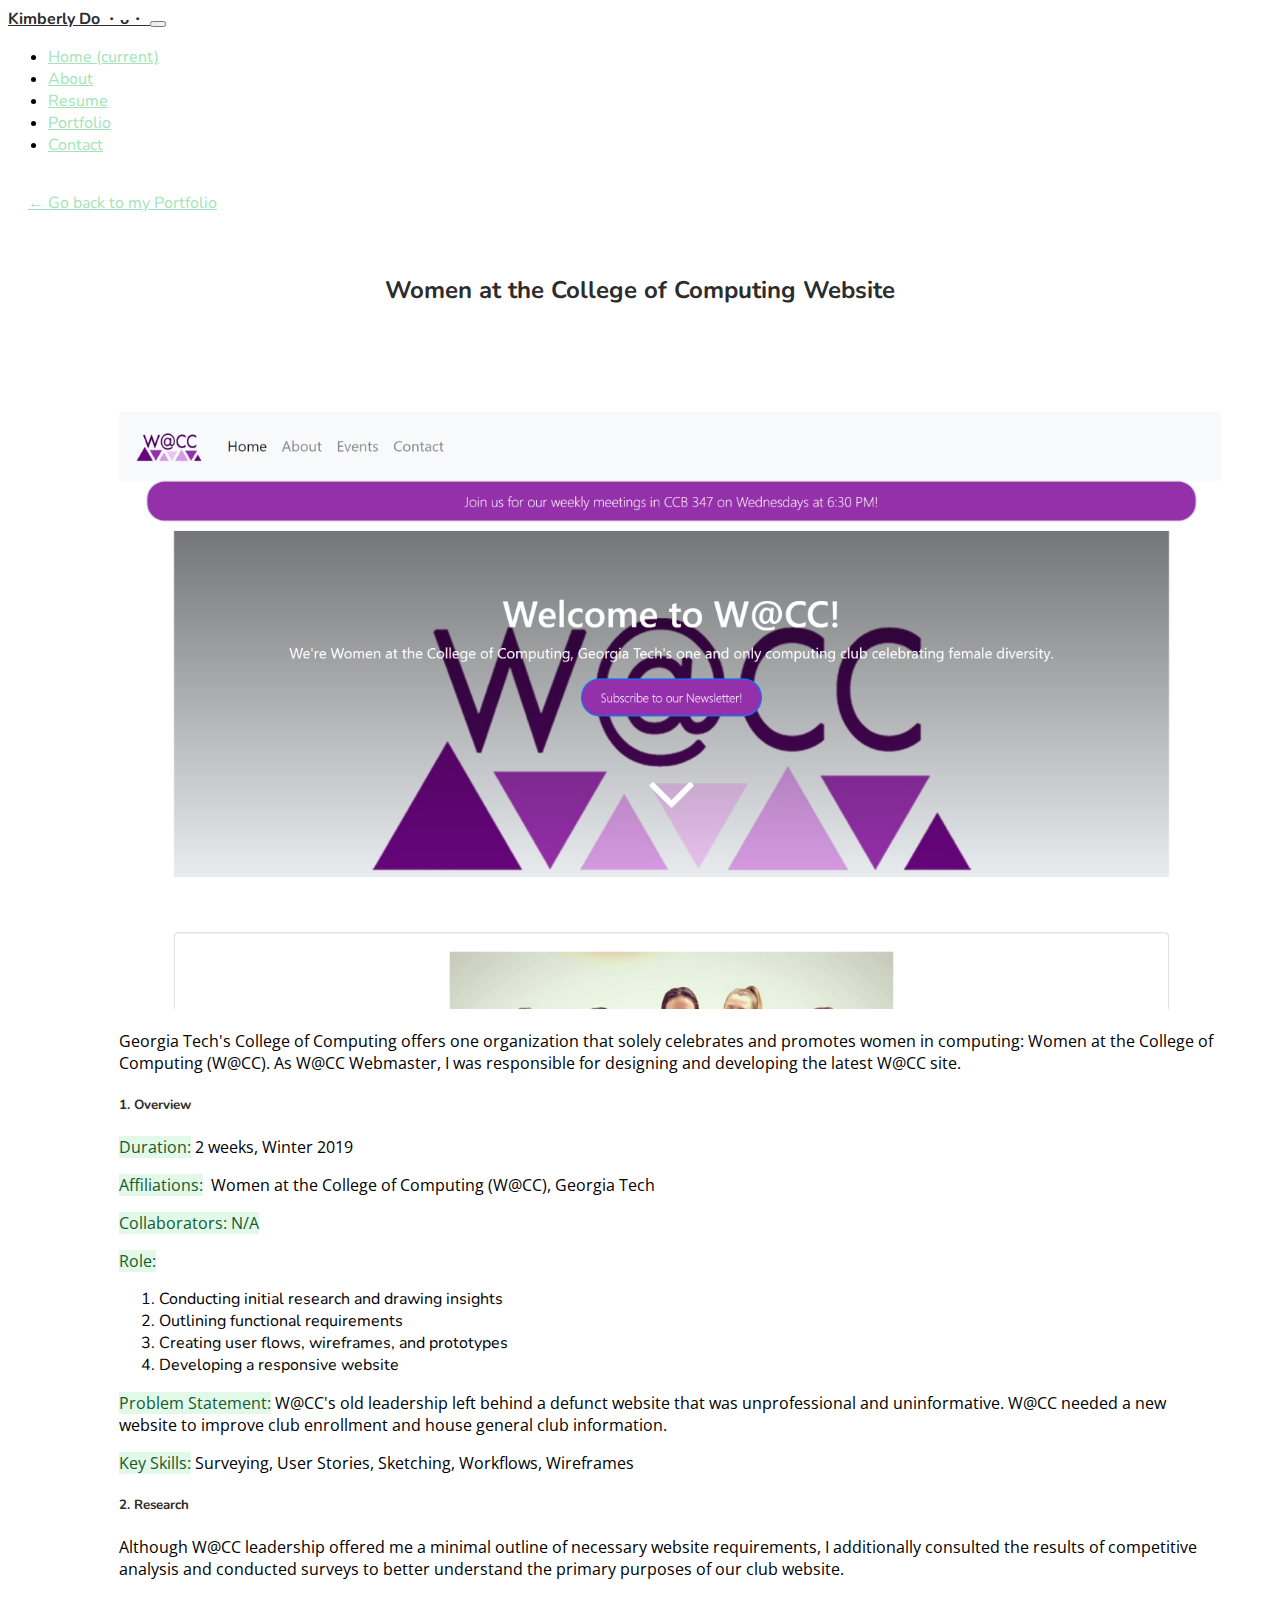
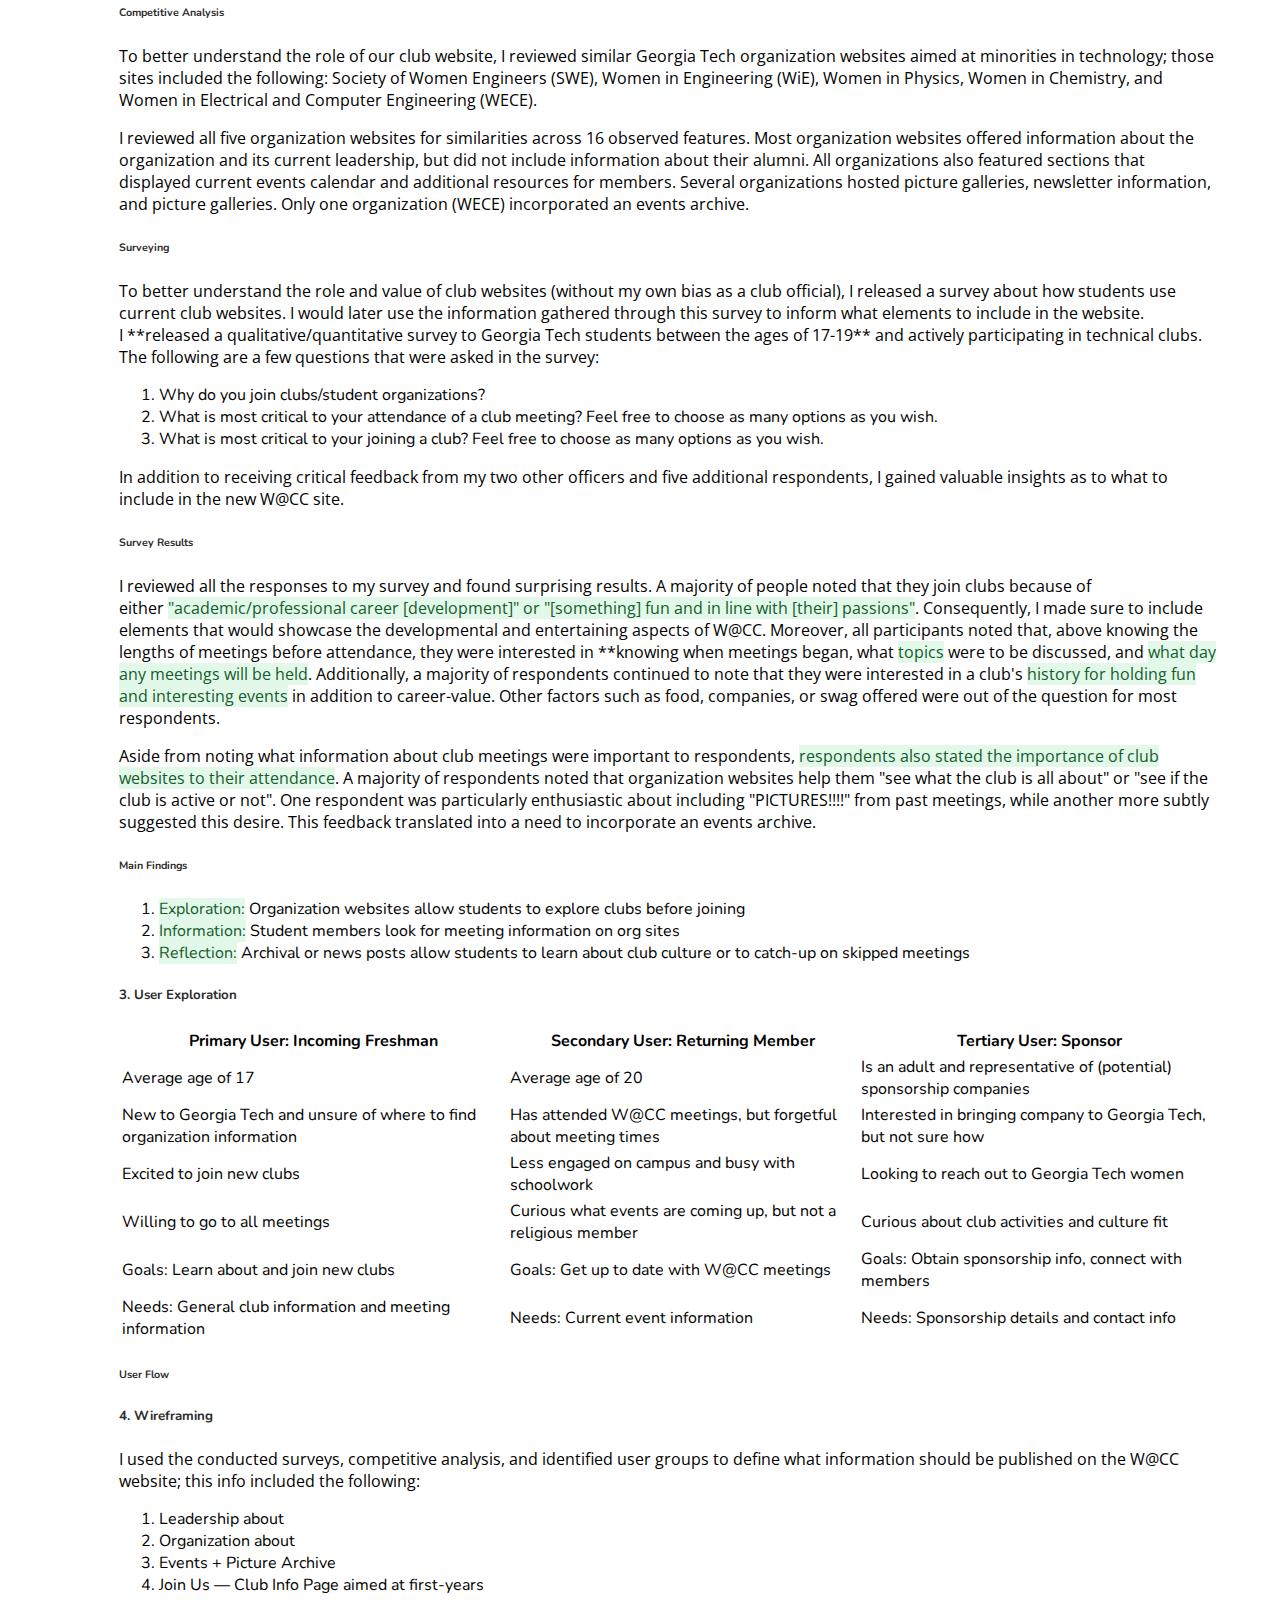
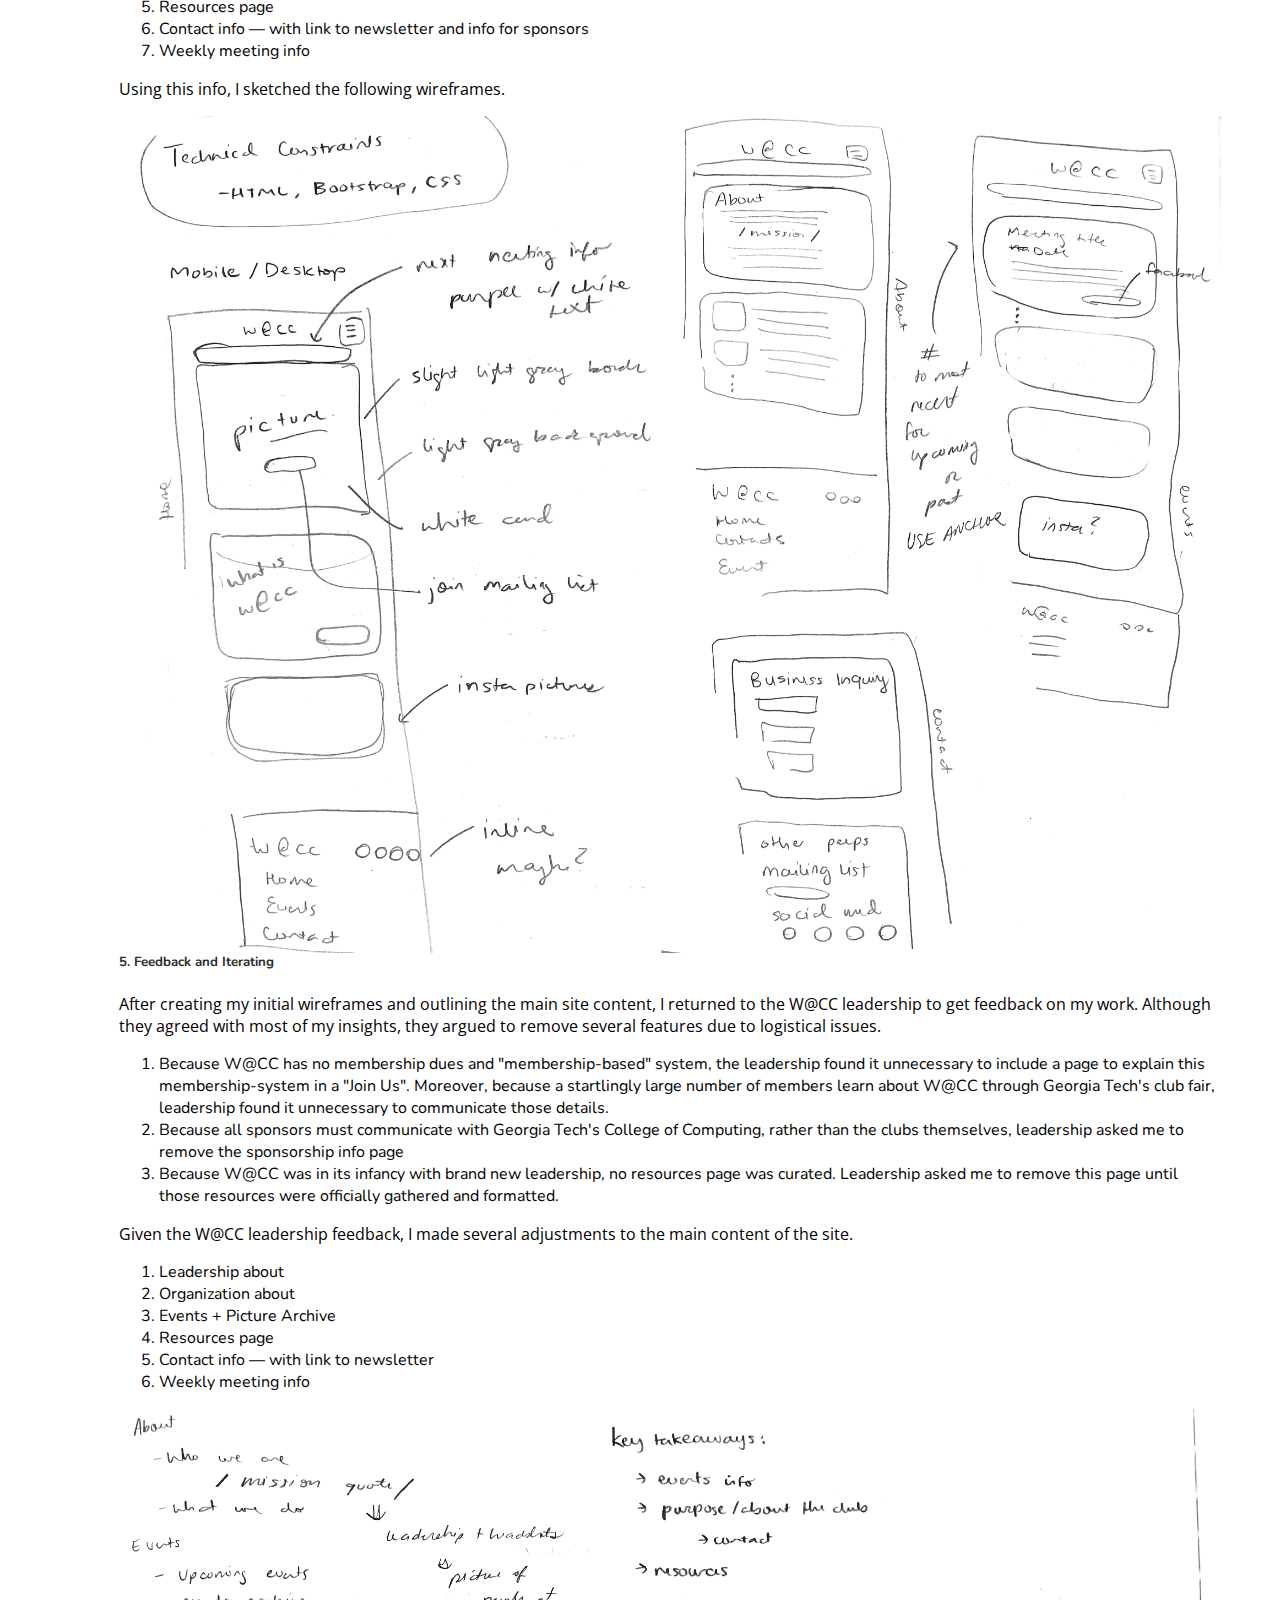
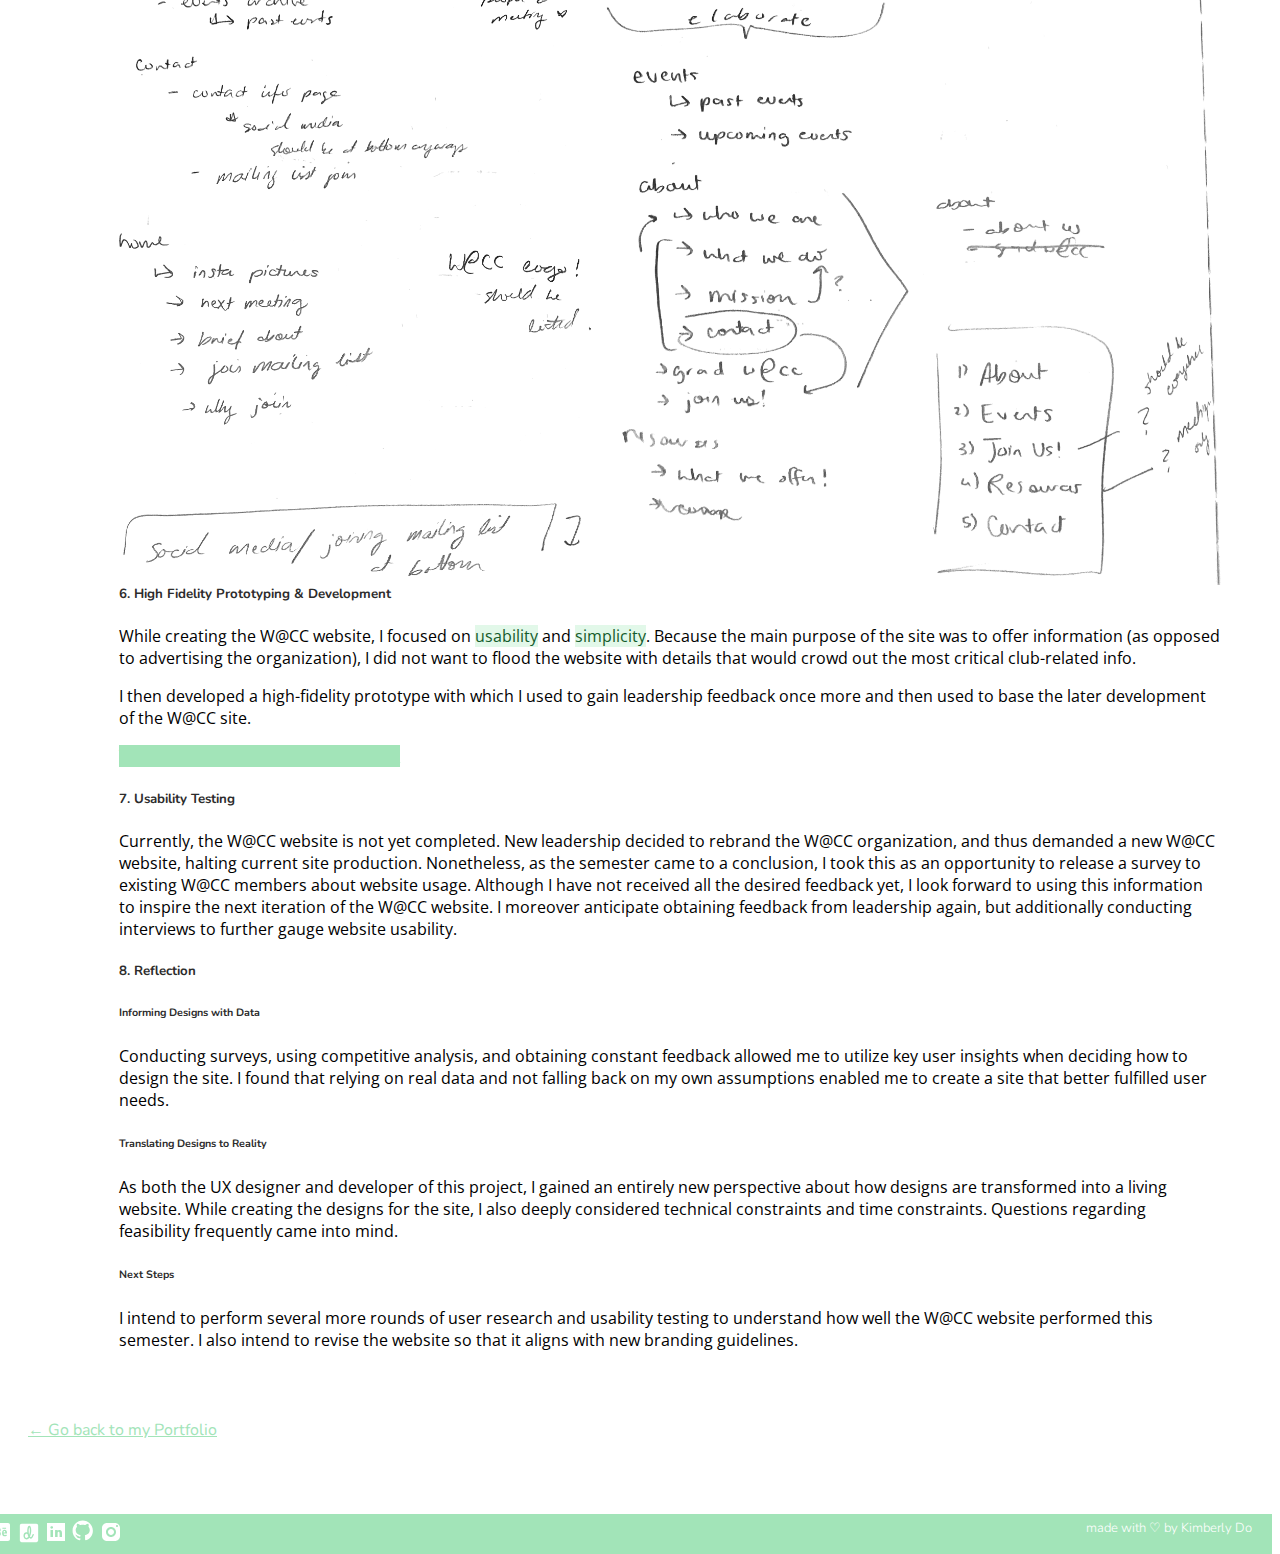
<file: wacc.html>
<!doctype html>
<html lang="en">
  <head>
    <!-- Global site tag (gtag.js) - Google Analytics -->
    <script async src="https://www.googletagmanager.com/gtag/js?id=UA-146892497-1"></script>
    <script>
      window.dataLayer = window.dataLayer || [];
      function gtag(){dataLayer.push(arguments);}
      gtag('js', new Date());

      gtag('config', 'UA-146892497-1');
    </script>

    <meta charset="utf-8">
    <meta name="viewport" content="width=device-width, initial-scale=1, shrink-to-fit=no">
    <meta name="description" content="Kimberly Do's Online Portfolio Website About Page">
    <meta name="keywords" content="Kimberly Do, Portfolio, UX, UI">
    <meta name="author" content="Kimberly Do">
      
    <link rel="stylesheet" href="styles.css">
    <link rel="stylesheet" href="https://stackpath.bootstrapcdn.com/bootstrap/4.1.3/css/bootstrap.min.css" integrity="sha384-MCw98/SFnGE8fJT3GXwEOngsV7Zt27NXFoaoApmYm81iuXoPkFOJwJ8ERdknLPMO" crossorigin="anonymous">
    <link href="https://fonts.googleapis.com/css?family=Nunito:400,700" rel="stylesheet">
    <link href="https://fonts.googleapis.com/css?family=Open+Sans" rel="stylesheet">
      
    <title>Kimberly Do</title>
  </head>
  <body>
      
    <div id="content" style="height: 100%;">     
    
        <nav class="navbar navbar-default navbar-expand-lg navbar-light bg-light">

          <a class="navbar-brand" href="index.html" id="highlight">
<!--            <img href="index.html" src="wacc_logo.png" width="auto" height="50" alt="W@CC">-->
              Kimberly Do <span style="font-size: 15px; letter-spacing: 1px;">・ᴗ・</span>
          </a> 
          <button class="navbar-toggler" type="button" data-toggle="collapse" data-target="#navbarSupportedContent" aria-controls="navbarSupportedContent" aria-expanded="false" aria-label="Toggle navigation">
            <span class="navbar-toggler-icon"></span>
          </button>

          <div class="collapse navbar-collapse" id="navbarSupportedContent">
            <ul class="navbar-nav mr-auto">
              <li class="nav-item active">
                <a class="nav-link" href="index.html">Home <span class="sr-only">(current)</span></a>
              </li>
              <li class="nav-item">
                <a class="nav-link" href="about.html">About</a>
              </li>
            <li class="nav-item">
                <a class="nav-link" href="https://drive.google.com/file/d/1dCm7z1tumwmjuEvSQOtCUn6tRFD7Fwjk/view?usp=sharing" target="_blank">Resume</a>
            </li>
            <li class="nav-item">
                        <a class="nav-link" href="portfolio.html">Portfolio</a>
                    </li>
<!--
              <li class="nav-item dropdown">
                <a class="nav-link dropdown-toggle" href="#" id="navbarDropdownMenuLink" data-toggle="dropdown" aria-haspopup="true" aria-expanded="false">
                  Portfolio
                </a>
                <div class="dropdown-menu" aria-labelledby="navbarDropdownMenuLink">
                  <a class="dropdown-item" href="/portfolio.html#udesign">UI/UX Design</a>
                  <a class="dropdown-item" href="/portfolio.html#wdesign">Web Design</a>
                  <a class="dropdown-item" href="/portfolio.html#gdesign">Graphic Design</a>
              <a class="dropdown-item" href="/portfolio.html#ux_design">UI/UX Design</a>
                  <a class="dropdown-item" href="/portfolio.html#web_design">Web Design</a> 
                </div>
              </li>
-->
              <li class="nav-item">
                <a class="nav-link" href="contact.html">Contact</a>

              </li>
            </ul>
          </div>
            
        </nav>
        <div id="main_content">
        <a href="portfolio.html">&#x2190; Go back to my Portfolio</a><br/>
        <div id="space"></div>
        <h2 id="highlight" style="text-align: center;">Women at the College of Computing Website</h2>
        <div id="space"></div>
        
        <div class="card-group" id="index_card2">
            <div class="card">
<!--                <a href="https://www.cc.gatech.edu/~mhong39/index.html"><img id="img" alt="CO-OP Header Image" src="/images/coop%20img/coop_headerArtboard%201@4x.png" width="100%" height="auto" style="border: #ebebeb solid 1px;"/></a> <br/>-->
                
                <p><a href="http://kimberlytdo.github.io/waccgt" target="_blank"><img src="images/portfolio/waccgt.PNG" alt="Women at the College of Computing Website" id="img" height="auto" width="100%"/></a>
                <p class="card-text">Georgia Tech's College of Computing offers one organization that solely celebrates and promotes women in computing: Women at the College of Computing (W@CC). As W@CC Webmaster, I was responsible for designing and developing the latest W@CC site.</p>

<h5 class="card-title" id="highlight">1. Overview</h5>

<p class="card-text"><b>Duration:</b> 2 weeks, Winter 2019</p>

<p class="card-text"><b>Affiliations:</b>  Women at the College of Computing (W@CC), Georgia Tech</p>

<p class="card-text"><b>Collaborators: N/A</b></p>

<p class="card-text"><b>Role:</b></p>
<ol>
<li>Conducting initial research and drawing insights</li>
<li>Outlining functional requirements</li>
<li>Creating user flows, wireframes, and prototypes</li>
<li>Developing a responsive website</li>
</ol>

<p class="card-text"><b>Problem Statement:</b> W@CC's old leadership left behind a defunct website that was unprofessional and uninformative. W@CC needed a new website to improve club enrollment and house general club information.</p>

<p class="card-text"><b>Key Skills:</b> Surveying, User Stories, Sketching, Workflows, Wireframes</p>

<h5 class="card-title" id="highlight">2. Research</h5>

<p class="card-text">Although W@CC leadership offered me a minimal outline of necessary website requirements, I additionally consulted the results of competitive analysis and conducted surveys to better understand the primary purposes of our club website.</p>

<h6 class="card-title" id="highlight">Competitive Analysis</h6>

<p class="card-text">To better understand the role of our club website, I reviewed similar Georgia Tech organization websites aimed at minorities in technology; those sites included the following: Society of Women Engineers (SWE), Women in Engineering (WiE), Women in Physics, Women in Chemistry, and Women in Electrical and Computer Engineering (WECE).</p>

<p class="card-text">I reviewed all five organization websites for similarities across 16 observed features. Most organization websites offered information about the organization and its current leadership, but did not include information about their alumni. All organizations also featured sections that displayed current events calendar and additional resources for members. Several organizations hosted picture galleries, newsletter information, and picture galleries. Only one organization (WECE) incorporated an events archive.</p>

<h6 class="card-title" id="highlight">Surveying</h6>

<p class="card-text">To better understand the role and value of club websites (without my own bias as a club official), I released a survey about how students use current club websites. I would later use the information gathered through this survey to inform what elements to include in the website. I **released a qualitative/quantitative survey to Georgia Tech students between the ages of 17-19** and actively participating in technical clubs. The following are a few questions that were asked in the survey:</p>
<ol>
<li>Why do you join clubs/student organizations?</li>
<li>What is most critical to your attendance of a club meeting? Feel free to choose as many options as you wish.</li>
<li>What is most critical to your joining a club? Feel free to choose as many options as you wish.</li>
</ol>
<p class="card-text">In addition to receiving critical feedback from my two other officers and five additional respondents, I gained valuable insights as to what to include in the new W@CC site.</p>

<h6 class="card-title" id="highlight">Survey Results</h6>

<p class="card-text">I reviewed all the responses to my survey and found surprising results. A majority of people noted that they join clubs because of either <b>"academic/professional career [development]" or "[something] fun and in line with [their] passions"</b>. Consequently, I made sure to include elements that would showcase the developmental and entertaining aspects of W@CC. Moreover, all participants noted that, above knowing the lengths of meetings before attendance, they were interested in **knowing when meetings began, what <b>topics</b> were to be discussed, and <b>what day any meetings will be held</b>. Additionally, a majority of respondents continued to note that they were interested in a club's <b>history for holding fun and interesting events</b> in addition to career-value. Other factors such as food, companies, or swag offered were out of the question for most respondents.</p>

<p class="card-text">Aside from noting what information about club meetings were important to respondents, <b>respondents also stated the importance of club websites to their attendance</b>. A majority of respondents noted that organization websites help them "see what the club is all about" or "see if the club is active or not". One respondent was particularly enthusiastic about including "PICTURES!!!!" from past meetings, while another more subtly suggested this desire. This feedback translated into a need to incorporate an events archive.</p>

<h6 class="card-title" id="highlight">Main Findings</h6>
<ol>
<li><b>Exploration:</b> Organization websites allow students to explore clubs before joining</li>
<li><b>Information:</b> Student members look for meeting information on org sites</li>
<li><b>Reflection:</b> Archival or news posts allow students to learn about club culture or to catch-up on skipped meetings</li>
</ol>
<h5 class="card-title" id="highlight">3. User Exploration</h5>

<table>
  <tr>
    <th>Primary User: Incoming Freshman</th>
    <th>Secondary User: Returning Member</th>
    <th>Tertiary User: Sponsor</th>
  </tr>
  <tr>
    <td>Average age of 17</td>
    <td>Average age of 20</td>
    <td>Is an adult and representative of (potential) sponsorship companies<br></td>
  </tr>
  <tr>
    <td>New to Georgia Tech and unsure of where to find organization information<br></td>
    <td>Has attended W@CC meetings, but forgetful about meeting times<br></td>
    <td>Interested in bringing company to Georgia Tech, but not sure how<br></td>
  </tr>
  <tr>
    <td>Excited to join new clubs</td>
    <td>Less engaged on campus and busy with schoolwork</td>
    <td>Looking to reach out to Georgia Tech women</td>
  </tr>
  <tr>
    <td>Willing to go to all meetings</td>
    <td>Curious what events are coming up, but not a religious member</td>
    <td>Curious about club activities and culture fit</td>
  </tr>
  <tr>
    <td>Goals: Learn about and join new clubs</td>
    <td>Goals: Get up to date with W@CC meetings</td>
    <td>Goals: Obtain sponsorship info, connect with members</td>
  </tr>
  <tr>
    <td>Needs: General club information and meeting information</td>
    <td>Needs: Current event information</td>
    <td>Needs: Sponsorship details and contact info</td>
  </tr>
</table>

<h6 class="card-title" id="highlight">User Flow</h6>

<h5 class="card-title" id="highlight">4. Wireframing</h5>

<p class="card-text">I used the conducted surveys, competitive analysis, and identified user groups to define what information should be published on the W@CC website; this info included the following:</p>
<ol>
<li>Leadership about</li>
<li>Organization about</li>
<li>Events + Picture Archive</li>
<li>Join Us — Club Info Page aimed at first-years</li>
<li>Resources page</li>
<li>Contact info — with link to newsletter and info for sponsors</li>
<li>Weekly meeting info</li>
</ol>
<p class="card-text">Using this info, I sketched the following wireframes.</p>
<a href="images/wacc%20img/wirephys.png" target="_blank"><img src="images/wacc%20img/wirephy.png" alt="page 1 of hand-drawn wireframe" id="img" height="auto" width="100%" style="text-align: center; display: inline; float: left;"/></a>

<h5 class="card-title" id="highlight">5. Feedback and Iterating</h5>

<p class="card-text">After creating my initial wireframes and outlining the main site content, I returned to the W@CC leadership to get feedback on my work. Although they agreed with most of my insights, they argued to remove several features due to logistical issues. </p>

<ol>
<li>Because W@CC has no membership dues and "membership-based" system, the leadership found it unnecessary to include a page to explain this membership-system in a "Join Us". Moreover, because a startlingly large number of members learn about W@CC through Georgia Tech's club fair, leadership found it unnecessary to communicate those details.</li>
<li>Because all sponsors must communicate with Georgia Tech's College of Computing, rather than the clubs themselves, leadership asked me to remove the sponsorship info page</li>
<li>Because W@CC was in its infancy with brand new leadership, no resources page was curated. Leadership asked me to remove this page until those resources were officially gathered and formatted.</li>
</ol>

<p class="card-text">Given the W@CC leadership feedback, I made several adjustments to the main content of the site.</p>
<ol>
<li>Leadership about</li>
<li>Organization about</li>
<li>Events + Picture Archive</li>
<li>Resources page</li>
<li>Contact info — with link to newsletter</li>
<li>Weekly meeting info</li>
</ol>
<a href="images/wacc%20img/p1idea.png" target="_blank"><img src="images/wacc%20img/p1idea.png" alt="page 1 of hand-drawn requirements" id="img" height="auto" width="100%" style="text-align: center; display: inline; float: left;"/></a>  
            
<h5 class="card-title" id="highlight">6. High Fidelity Prototyping & Development</h5>

              <p class="card-text">While creating the W@CC website, I focused on <b>usability</b> and <b>simplicity</b>. Because the main purpose of the site was to offer information (as opposed to advertising the organization), I did not want to flood the website with details that would crowd out the most critical club-related info.</p>

<p class="card-text">I then developed a high-fidelity prototype with which I used to gain leadership feedback once more and then used to base the later development of the W@CC site.</p>
<a href="https://www.behance.net/gallery/78041873/Women-at-the-College-of-Computing-Website-Wireframes" class="btn btn-primary" target="_blank" style="background-color: #A2E4B8; border: none;">Try the Live Interactive Prototype Here</a><br/>

<h5 class="card-title" id="highlight">7. Usability Testing</h5>

<p class="card-text">Currently, the W@CC website is not yet completed. New leadership decided to rebrand the W@CC organization, and thus demanded a new W@CC website, halting current site production. Nonetheless, as the semester came to a conclusion, I took this as an opportunity to release a survey to existing W@CC members about website usage. Although I have not received all the desired feedback yet, I look forward to using this information to inspire the next iteration of the W@CC website. I moreover anticipate obtaining feedback from leadership again, but additionally conducting interviews to further gauge website usability.</p>

<h5 class="card-title" id="highlight">8. Reflection</h5>

<h6 class="card-title" id="highlight">Informing Designs with Data</h6>

<p class="card-text">Conducting surveys, using competitive analysis, and obtaining constant feedback allowed me to utilize key user insights when deciding how to design the site. I found that relying on real data and not falling back on my own assumptions enabled me to create a site that better fulfilled user needs.</p>

<h6 class="card-title" id="highlight">Translating Designs to Reality</h6>

<p class="card-text">As both the UX designer and developer of this project, I gained an entirely new perspective about how designs are transformed into a living website. While creating the designs for the site, I also deeply considered technical constraints and time constraints. Questions regarding feasibility frequently came into mind.</p>

<h6 class="card-title" id="highlight">Next Steps</h6>

<p class="card-text">I intend to perform several more rounds of user research and usability testing to understand how well the W@CC website performed this semester. I also intend to revise the website so that it aligns with new branding guidelines.</p>
            </div>
            </div>
            <br/><a href="portfolio.html" style="font-weight: normal; background-color: #fff;">&#x2190; Go back to my Portfolio</a>
            </div>
            
            </div>
        
        </div>
        <div id="space"></div>
      </div>
    
    <p style="float: right; overflow: auto;" id="footer">made with &#9825 by Kimberly Do

        <span style="float: left;">
            <a href="https://www.behance.net/kimberlydo0972" alt="kimberly behance"><svg xmlns="http://www.w3.org/2000/svg" x="0px" y="0px"
width="26" height="24"
viewBox="0 0 192 192"
style=" fill:#000000;"><g fill="none" fill-rule="nonzero" stroke="none" stroke-width="1" stroke-linecap="butt" stroke-linejoin="miter" stroke-miterlimit="10" stroke-dasharray="" stroke-dashoffset="0" font-family="none" font-weight="none" font-size="none" text-anchor="none" style="mix-blend-mode: normal"><path d="M0,192v-192h192v192z" fill="none"></path><g fill="#ffffff"><g id="surface1"><path d="M40,24c-8.8125,0 -16,7.1875 -16,16v112c0,8.8125 7.1875,16 16,16h112c8.8125,0 16,-7.1875 16,-16v-112c0,-8.8125 -7.1875,-16 -16,-16zM51.25,61.5h20.75c18.40625,0 21.5,11.3125 21.5,18.5c0,10.40625 -7.15625,13.6875 -8.75,14.5c1.59375,0.8125 9.75,3 9.75,15c0.8125,14.40625 -8.1875,20 -21,20h-22.25zM107.25,61.5h29.5v8h-29.5zM64.75,72.75v16.75h7.25c4.8125,0 8,-1.59375 8,-8c0,-5.59375 -2.40625,-8.75 -8,-8.75zM124.75,78.5c11.1875,0 19.25,6.34375 19.25,24.75v5.5h-27.25c0,2.40625 0.15625,11.25 9.75,11.25c6.40625,0 9.40625,-3.15625 11,-4.75l5.75,8c-0.8125,0.8125 -6.34375,7.25 -16.75,7.25c-12,0 -21.75,-6.4375 -21.75,-23.25v-4c0,-18.40625 9.59375,-24.75 20,-24.75zM123.25,88.75c-2.40625,0 -7.25,0.90625 -7.25,10.5h13.5c0,0 1.75,-10.5 -6.25,-10.5zM64.75,100v18.5h8.75c4.8125,0 7.25,-3.40625 7.25,-9c0.8125,-6.40625 -1.4375,-9.5 -6.25,-9.5z"></path></g></g></g></svg></a>
      <a href="https://dribbble.com/kimberlytdo" alt="kimberly dribbble"><svg xmlns="http://www.w3.org/2000/svg" x="0px" y="0px"
width="24" height="22"
viewBox="0 0 192 192"
style=" fill:#000000;"><g fill="none" fill-rule="nonzero" stroke="none" stroke-width="1" stroke-linecap="butt" stroke-linejoin="miter" stroke-miterlimit="10" stroke-dasharray="" stroke-dashoffset="0" font-family="none" font-weight="none" font-size="none" text-anchor="none" style="mix-blend-mode: normal"><path d="M0,192v-192h192v192z" fill="none"></path><g fill="#ffffff"><g id="surface1"><path d="M32,16c-8.8125,0 -16,7.1875 -16,16v128c0,8.8125 7.1875,16 16,16h128c8.8125,0 16,-7.1875 16,-16v-128c0,-8.8125 -7.1875,-16 -16,-16zM98,32c8.0625,0 17.75,7.84375 17.75,45.25c0,13.375 -3.90625,33.28125 -11.5,49.25c3.3125,4.5 6.46875,6.5 8.75,6.5c3.09375,-0.625 10.03125,-12.96875 13.75,-24.75c1.03125,-3.25 4.34375,-5.03125 7.5,-4c3.21875,0.9375 4.9375,4.59375 4,7.75c-3.15625,10.03125 -11.96875,33.25 -25.25,33.25c-4.1875,0 -9.625,-2.03125 -15,-7.5c-6.09375,8.53125 -13.8125,14.25 -22.75,14.25c-18.90625,0 -27.25,-17.21875 -27.25,-32c0,-15.71875 8.03125,-30.5 25.5,-30.5c2.9375,0 5.625,0.625 8,1.5c-0.3125,-4.5 -0.5,-9.375 -0.5,-14.5c0,-0.46875 0,-44.5 17,-44.5zM98.5,45c-2.53125,4.4375 -5.5,17.59375 -5.5,31.5c0,15.03125 1.71875,26.625 4.25,35.25c3.875,-11.0625 6.5,-23.6875 6.5,-34.5c0,-20.40625 -3.34375,-29.40625 -5.25,-32.25zM71.25,101.75c-10.8125,2.15625 -11,19.6875 -11,20.5c0,5.28125 1.3125,17.5 15,17.5c5.28125,0 10.65625,-5 15.25,-12.75c-2.78125,-5.375 -5.34375,-12.03125 -7,-20.5c-0.40625,-0.25 -0.75,-0.6875 -1,-1c0,0 -3.875,-3.75 -9,-3.75c-0.8125,0 -1.53125,-0.15625 -2.25,0z"></path></g></g></g></svg></a>
      <a href="https://www.linkedin.com/in/kimberlytdo/" alt="kimberly linkedin"><svg xmlns="http://www.w3.org/2000/svg" x="0px" y="0px"
width="24" height="24"
viewBox="0 0 192 192"
style=" fill:#000000;"><g fill="none" fill-rule="nonzero" stroke="none" stroke-width="1" stroke-linecap="butt" stroke-linejoin="miter" stroke-miterlimit="10" stroke-dasharray="" stroke-dashoffset="0" font-family="none" font-weight="none" font-size="none" text-anchor="none" style="mix-blend-mode: normal"><path d="M0,192v-192h192v192z" fill="none"></path><g fill="#ffffff"><path d="M168,24h-144v144h144zM72,136h-20.184v-56h20.184zM61.552,69.736c-6.168,0 -10.288,-4.112 -10.288,-9.6c0,-5.488 4.112,-9.6 10.968,-9.6c6.168,0 10.288,4.112 10.288,9.6c0,5.488 -4.112,9.6 -10.968,9.6zM144,136h-19.536v-30.608c0,-8.464 -5.208,-10.416 -7.16,-10.416c-1.952,0 -8.464,1.304 -8.464,10.416c0,1.304 0,30.608 0,30.608h-20.184v-56h20.184v7.816c2.6,-4.56 7.808,-7.816 17.576,-7.816c9.768,0 17.584,7.816 17.584,25.392z"></path></g></g></svg></a>
    <a href="https://github.com/kimberlytdo" alt="kimberly github">
        <svg xmlns="http://www.w3.org/2000/svg" x="0px" y="0px"
width="25" height="25"
viewBox="0 0 192 192"
style=" fill:#000000;"><g fill="none" fill-rule="nonzero" stroke="none" stroke-width="1" stroke-linecap="butt" stroke-linejoin="miter" stroke-miterlimit="10" stroke-dasharray="" stroke-dashoffset="0" font-family="none" font-weight="none" font-size="none" text-anchor="none" style="mix-blend-mode: normal"><path d="M0,192v-192h192v192z" fill="none"></path><g fill="#ffffff"><g id="surface1"><path d="M90,12c-43.07813,0 -78,34.875 -78,77.85937c0,34.40626 22.35937,63.60938 53.34376,73.92188c3.89062,0.70312 6.65624,-3.28126 6.65624,-6.28126c0,-1.82813 0.04687,-4.03124 0,-10.5c-21.70313,4.6875 -28.5,-10.5 -28.5,-10.5c-3.5625,-9 -7.875,-11.57813 -7.875,-11.57813c-7.07813,-4.82812 0.51563,-4.6875 0.51563,-4.6875c7.82813,0.51563 11.85937,7.26563 11.85937,7.26563c6,10.5 19.54687,9.46876 24,7.5c0,-4.78124 0.51563,-8.25 1.82813,-10.45313c-24.51563,-4.3125 -37.875,-18.46874 -37.82813,-38.0625c0.04687,-11.57812 4.03126,-20.57812 10.5,-27.23437c-2.8125,-3.5625 -4.73437,-15.75 1.03126,-23.25c14.48437,0 23.10937,10.45313 23.10937,10.45313c0,0 6.79687,-2.95313 19.3125,-2.95313c12.5625,0 19.3125,2.8125 19.3125,2.8125c0,0 8.67187,-10.3125 23.15624,-10.3125c5.76563,7.5 3.84376,19.6875 1.59376,23.01563c6.1875,6.51563 9.98437,15.51563 9.98437,27.46874c0,19.59376 -13.3125,33.75 -37.78124,38.01563c1.54687,2.34376 1.78124,5.625 1.78124,10.5c0,10.40626 0,19.92187 0,22.5c0,3 2.71876,7.03126 6.70313,6.28126c30.98437,-10.35938 53.29687,-39.51563 53.29687,-73.92188c0,-42.98437 -34.92187,-77.85937 -78,-77.85937z"></path></g></g></g></svg></a>
      <a href="https://www.instagram.com/kimberlytdo/" alt="kimberly instagram"><svg xmlns="http://www.w3.org/2000/svg" x="0px" y="0px"
width="24" height="24"
viewBox="0 0 192 192"
style=" fill:#000000;"><g fill="none" fill-rule="nonzero" stroke="none" stroke-width="1" stroke-linecap="butt" stroke-linejoin="miter" stroke-miterlimit="10" stroke-dasharray="" stroke-dashoffset="0" font-family="none" font-weight="none" font-size="none" text-anchor="none" style="mix-blend-mode: normal"><path d="M0,192v-192h192v192z" fill="none"></path><g fill="#ffffff"><path d="M64,24c-22.088,0 -40,17.912 -40,40v64c0,22.088 17.912,40 40,40h64c22.088,0 40,-17.912 40,-40v-64c0,-22.088 -17.912,-40 -40,-40zM144,40c4.416,0 8,3.584 8,8c0,4.416 -3.584,8 -8,8c-4.416,0 -8,-3.584 -8,-8c0,-4.416 3.584,-8 8,-8zM96,56c22.088,0 40,17.912 40,40c0,22.088 -17.912,40 -40,40c-22.088,0 -40,-17.912 -40,-40c0,-22.088 17.912,-40 40,-40zM96,72c-13.25483,0 -24,10.74517 -24,24c0,13.25483 10.74517,24 24,24c13.25483,0 24,-10.74517 24,-24c0,-13.25483 -10.74517,-24 -24,-24z"></path></g></g></svg></a>
</span>
    </p>
        
    <script src="https://code.jquery.com/jquery-3.3.1.slim.min.js" integrity="sha384-q8i/X+965DzO0rT7abK41JStQIAqVgRVzpbzo5smXKp4YfRvH+8abtTE1Pi6jizo" crossorigin="anonymous"></script>
      
    <script src="https://cdnjs.cloudflare.com/ajax/libs/popper.js/1.14.3/umd/popper.min.js" integrity="sha384-ZMP7rVo3mIykV+2+9J3UJ46jBk0WLaUAdn689aCwoqbBJiSnjAK/l8WvCWPIPm49" crossorigin="anonymous"></script>
      
    <script src="https://stackpath.bootstrapcdn.com/bootstrap/4.1.3/js/bootstrap.min.js" integrity="sha384-ChfqqxuZUCnJSK3+MXmPNIyE6ZbWh2IMqE241rYiqJxyMiZ6OW/JmZQ5stwEULTy" crossorigin="anonymous"></script>
      
    <script>
    $(document).ready(function(){
      // Add smooth scrolling to all links
      $("a").on('click', function(event) {

        // Make sure this.hash has a value before overriding default behavior
        if (this.hash !== "") {
          // Prevent default anchor click behavior
          event.preventDefault();

          // Store hash
          var hash = this.hash;

          // Using jQuery's animate() method to add smooth page scroll
          // The optional number (800) specifies the number of milliseconds it takes to scroll to the specified area
          $('html, body').animate({
            scrollTop: $(hash).offset().top
          }, 800, function(){

            // Add hash (#) to URL when done scrolling (default click behavior)
            window.location.hash = hash;
          });
        } // End if
      });
    });
    </script>
      
  </body>
</html>
</file>
<file: styles.css>
html {
  scroll-behavior: smooth;
}

body {
    font-family: 'Nunito', sans-serif;
}

a {
    color: #A2E4B8;
    text-decoration: underline;
}

b {
    background-color: #E2F8E9;
    color: #145C2C;
    display: inline;
    font-weight: 400;
}

#highlight {
    font-weight: 700;
    color: #2c2c2c;
    font-family: 'Nunito', sans-serif;
}

#web_design, #ux_design, #graphic_design {
    font-weight: 700;
}

#web_design_t, #ux_design_t, #graphic_design_t {
    font-weight: 700;
    font-size: 25px;
}

p {
    font-family: 'Open Sans', sans-serif;
}

#space {
    padding: 20px;
    visibility: none;
}

.card {
    width: 100%;
    margin: auto;
    padding: 30px;
}

.card-deck {
    width: 100%;
    margin: auto;
}

#btn {
    background-color: #A2E4B8;
    border: none;
    width: 30vh;
    display: block;
    margin: auto;
}

[class*="col-"] {
  width: 100%;
}

#index_image {
    object-fit: contain;
    margin: auto;
}

#index_flex {
    display: flex;
    flex-direction: row;
    flex-wrap: wrap;
    justify-content: space-between;
    align-items: center;
    align-content: flex-start;
}

#card-flex {
    flex-grow: 1;
    flex-basis: auto;
}

@media only screen and (min-width: 768px) {
    #index_card, #index_card1 {
        width: 40%;
/*        display: inline-flex;*/
    }
    #card_flex {
        width: 45%;
    }
    
    #btn {
        background-color: #A2E4B8;
        width: 30vh;
    }
    #index_desc {
        height: 100px;
        object-position: 0px 0%;
/*        vertical-align: text-top;*/
    }
    #index_image {
        width: 500px;
        margin: auto;
    }
    #index_card1 btn {
        margin-right: 0px;
    }
}

@media only screen and (max-width: 768px) {
    #index_card {
        text-align: center;
    }
    #btn {
        background-color: #A2E4B8;
        width: 30vh;
        margin: auto;
    }
    #index_image {
        width: 200px;
        margin: auto;
    }
}

@media only screen and (min-width: 768px) and (max-width: 959px){
    #index_image {
        width: 300px;
        margin: auto;
    }
    #index_card1 #btn {
        margin-right: 0px;
    }
}


#card_flex {
    border: none;
}

#index_card1 {
    width: 90%;
    margin: auto;
    border-radius: 20px;
}

@media only screen and (min-width: 768px) {
    #index_card2 {
        width: 90%;
        margin: auto;
    }
}

#main_description {
    text-align: center;
    background-color: none;
}


#footer {
    background-color: #A2E4B8;
    width: 100%;
    font-family: 'Nunito', sans-serif;
    text-align: right;
    color: #fff;
    padding: 5px;
    padding-right: 20px;
    margin-bottom: 0;
    font-size: 13px;
    font-weight: 300;
}

#main_content {
    font-family: 'Nunito', sans-serif;
    min-height: calc(100vh - 90px);    
/*    background-color: #000;*/
}

#main_content {
    padding: 20px;
}
</file>
